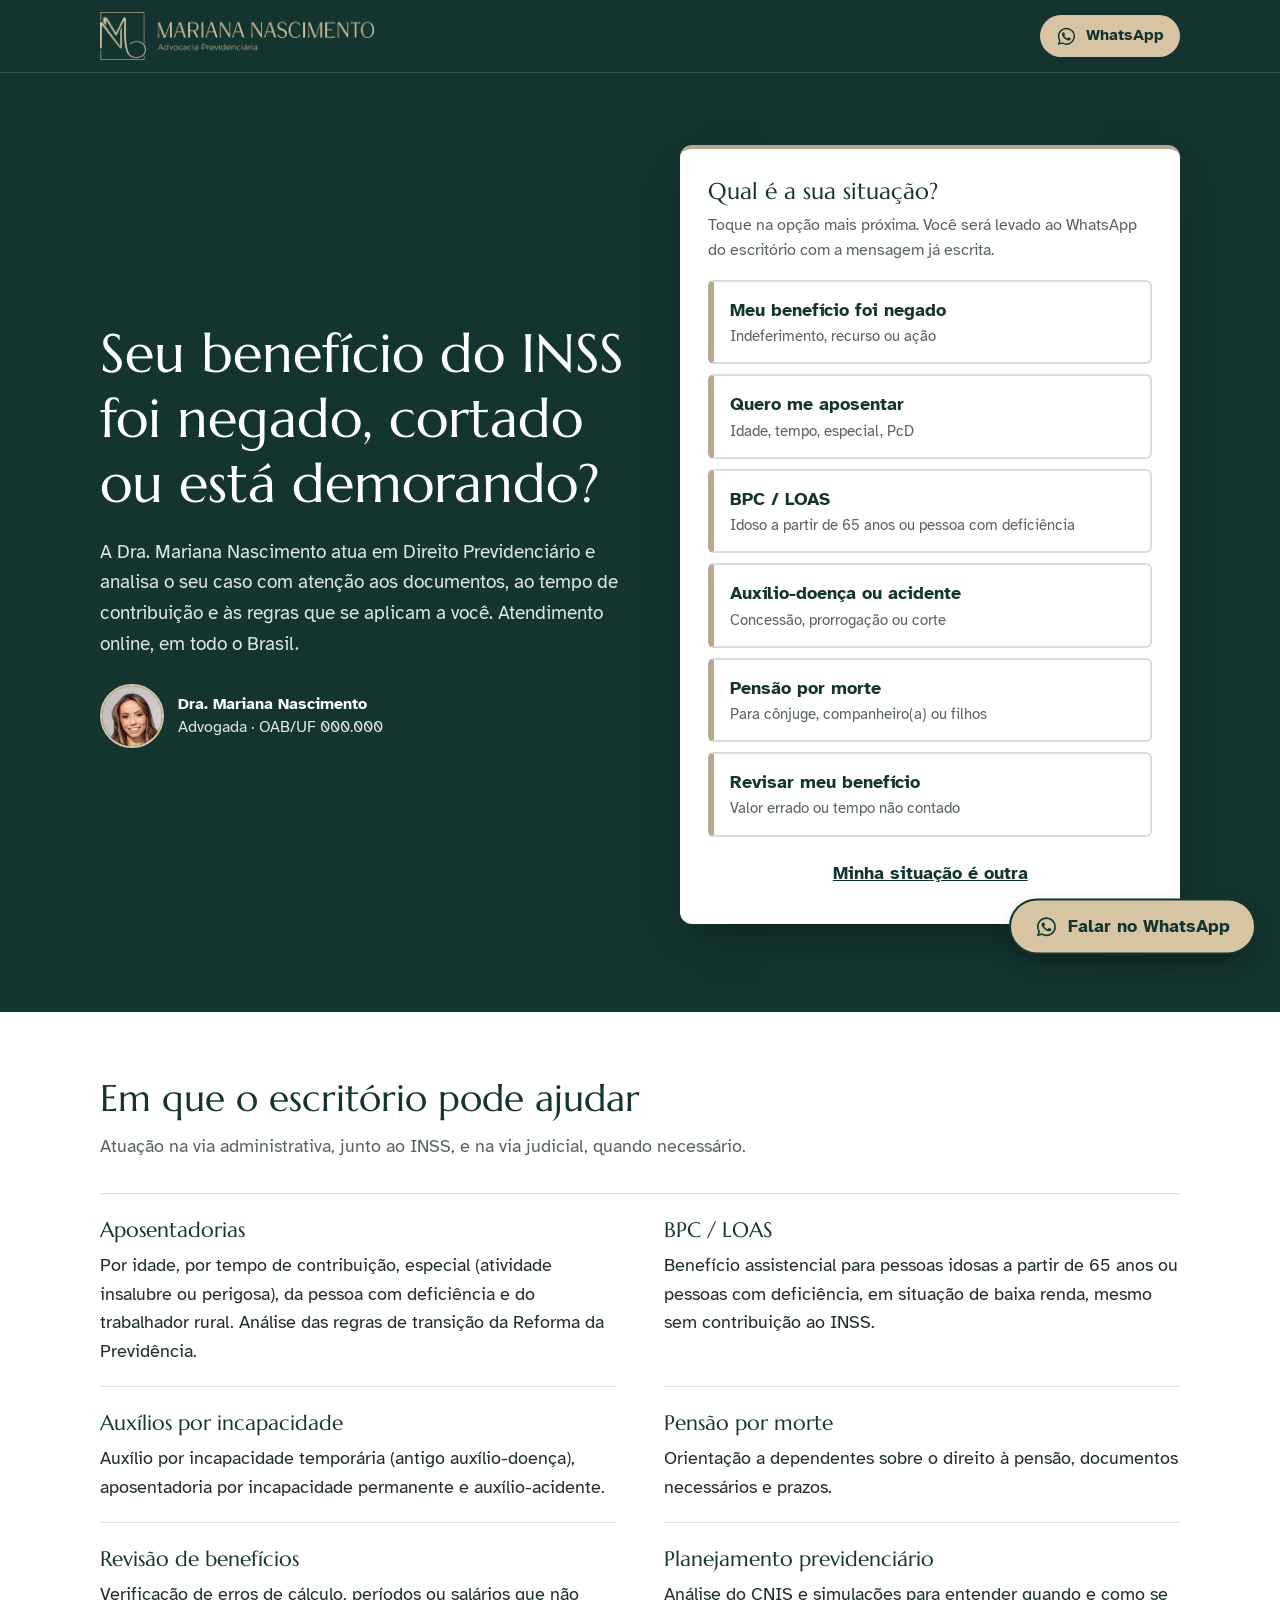
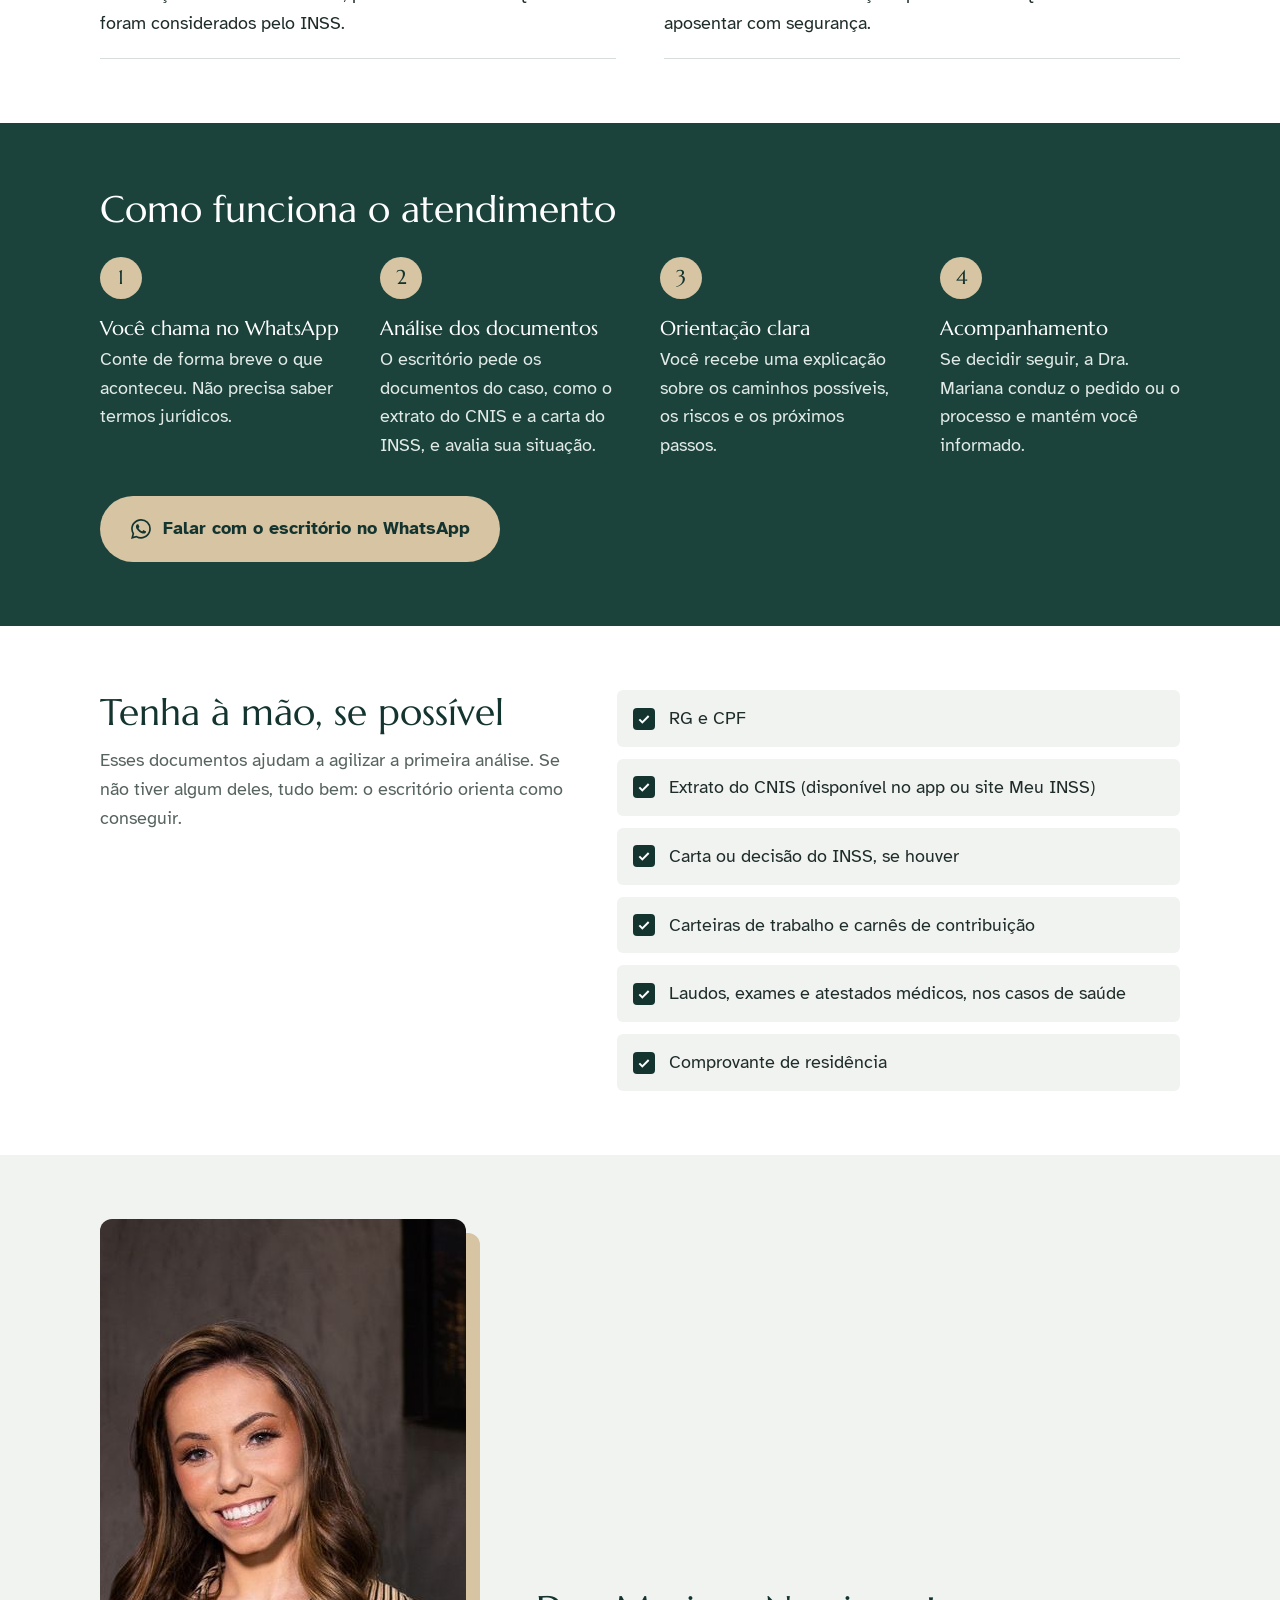
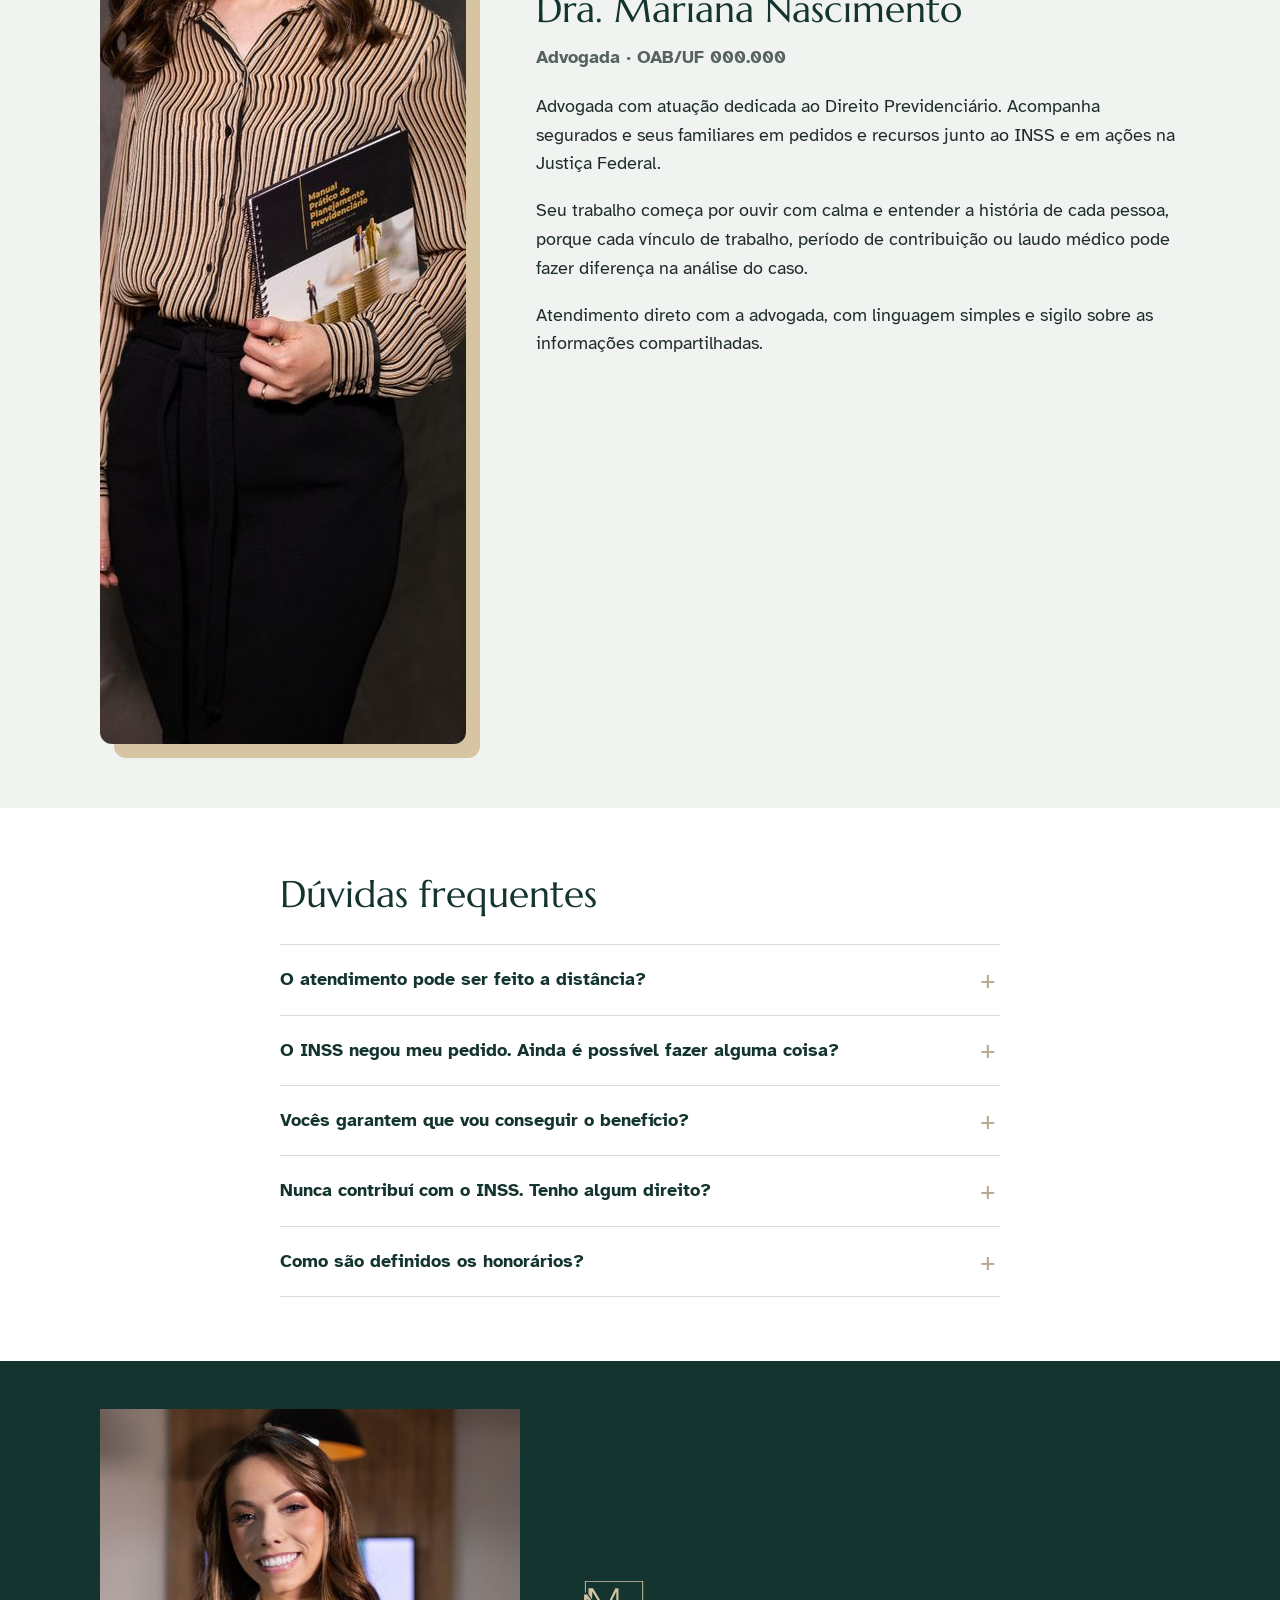
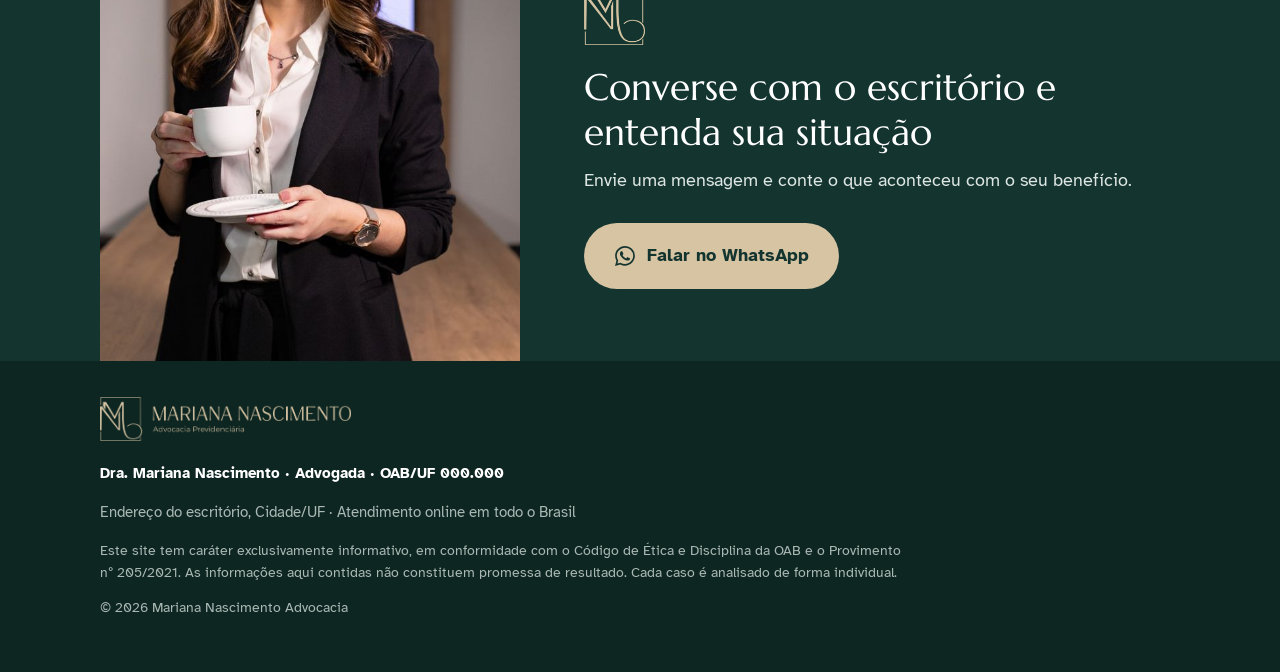
<file: index.html>
<!DOCTYPE html>
<html lang="pt-BR">
<head>
<meta charset="UTF-8">
<meta name="viewport" content="width=device-width, initial-scale=1">
<title>Dra. Mariana Nascimento | Advocacia Previdenciária</title>
<meta name="description" content="Orientação jurídica em aposentadorias, BPC/LOAS, auxílios, pensão por morte e revisão de benefícios do INSS. Atendimento pelo WhatsApp, online em todo o Brasil.">
<meta name="robots" content="noindex, nofollow"><!-- remover após aprovação -->
<meta property="og:title" content="Dra. Mariana Nascimento | Advocacia Previdenciária">
<meta property="og:description" content="Aposentadorias, BPC/LOAS, auxílios, pensões e revisões do INSS. Fale com o escritório pelo WhatsApp.">
<meta name="theme-color" content="#14342F">
<meta property="og:image" content="img/og.jpg">
<link rel="icon" type="image/png" href="img/mark-green.png">
<link rel="preconnect" href="https://fonts.googleapis.com">
<link rel="preconnect" href="https://fonts.gstatic.com" crossorigin>
<link href="https://fonts.googleapis.com/css2?family=Atkinson+Hyperlegible:wght@400;700&family=Marcellus&display=swap" rel="stylesheet">
<link rel="stylesheet" href="style.css">

<!-- Google Ads: substitua AW-XXXXXXXXX e o rótulo de conversão em script.js -->
<!--
<script async src="https://www.googletagmanager.com/gtag/js?id=AW-XXXXXXXXX"></script>
<script>window.dataLayer=window.dataLayer||[];function gtag(){dataLayer.push(arguments);}gtag('js',new Date());gtag('config','AW-XXXXXXXXX');</script>
-->
</head>
<body>

<header class="topbar">
  <div class="wrap topbar__inner">
    <a class="brand" href="#" aria-label="Mariana Nascimento Advocacia Previdenciária">
      <img class="brand__logo" src="img/logo-h-gold.png" alt="Mariana Nascimento, Advocacia Previdenciária" width="1141" height="200">
    </a>
    <a class="btn btn--wa btn--sm js-wa" data-msg="Olá! Vim pelo site e gostaria de falar com o escritório sobre uma questão com o INSS." href="#">
      <svg class="ico" aria-hidden="true"><use href="#wa"/></svg> WhatsApp
    </a>
  </div>
</header>

<main>

<!-- HERO -->
<section class="hero">
  <div class="wrap hero__grid">
    <div class="hero__text">
      <h1>Seu benefício do INSS foi negado, cortado ou está demorando?</h1>
      <p class="lead">A Dra. Mariana Nascimento atua em Direito Previdenciário e analisa o seu caso com atenção aos documentos, ao tempo de contribuição e às regras que se aplicam a você. Atendimento online, em todo o Brasil.</p>
      <div class="byline">
        <img src="img/mariana-avatar.jpg" alt="" width="240" height="240">
        <p><strong>Dra. Mariana Nascimento</strong><br>Advogada · OAB/UF 000.000</p>
      </div>
    </div>

    <div class="picker" aria-labelledby="picker-title">
      <h2 id="picker-title" class="picker__title">Qual é a sua situação?</h2>
      <p class="picker__hint">Toque na opção mais próxima. Você será levado ao WhatsApp do escritório com a mensagem já escrita.</p>
      <ul class="picker__list">
        <li><a class="situ js-wa" href="#" data-msg="Olá! Meu pedido de benefício foi NEGADO pelo INSS e gostaria de uma análise do meu caso.">
          <span class="situ__t">Meu benefício foi negado</span><span class="situ__d">Indeferimento, recurso ou ação</span></a></li>
        <li><a class="situ js-wa" href="#" data-msg="Olá! Quero me APOSENTAR e gostaria de saber quais regras se aplicam ao meu caso.">
          <span class="situ__t">Quero me aposentar</span><span class="situ__d">Idade, tempo, especial, PcD</span></a></li>
        <li><a class="situ js-wa" href="#" data-msg="Olá! Gostaria de orientação sobre o BPC/LOAS (benefício para idoso ou pessoa com deficiência).">
          <span class="situ__t">BPC / LOAS</span><span class="situ__d">Idoso a partir de 65 anos ou pessoa com deficiência</span></a></li>
        <li><a class="situ js-wa" href="#" data-msg="Olá! Preciso de orientação sobre AUXÍLIO POR INCAPACIDADE (auxílio-doença) ou auxílio-acidente.">
          <span class="situ__t">Auxílio-doença ou acidente</span><span class="situ__d">Concessão, prorrogação ou corte</span></a></li>
        <li><a class="situ js-wa" href="#" data-msg="Olá! Gostaria de orientação sobre PENSÃO POR MORTE.">
          <span class="situ__t">Pensão por morte</span><span class="situ__d">Para cônjuge, companheiro(a) ou filhos</span></a></li>
        <li><a class="situ js-wa" href="#" data-msg="Olá! Já recebo um benefício e gostaria de saber se o valor pode ser REVISADO.">
          <span class="situ__t">Revisar meu benefício</span><span class="situ__d">Valor errado ou tempo não contado</span></a></li>
      </ul>
      <a class="other js-wa" href="#" data-msg="Olá! Vim pelo site e minha situação com o INSS é outra. Posso explicar?">Minha situação é outra</a>
    </div>
  </div>
</section>

<!-- AREAS -->
<section class="section" id="areas">
  <div class="wrap">
    <h2 class="h2">Em que o escritório pode ajudar</h2>
    <p class="section__intro">Atuação na via administrativa, junto ao INSS, e na via judicial, quando necessário.</p>
    <dl class="areas">
      <div class="area"><dt>Aposentadorias</dt><dd>Por idade, por tempo de contribuição, especial (atividade insalubre ou perigosa), da pessoa com deficiência e do trabalhador rural. Análise das regras de transição da Reforma da Previdência.</dd></div>
      <div class="area"><dt>BPC / LOAS</dt><dd>Benefício assistencial para pessoas idosas a partir de 65 anos ou pessoas com deficiência, em situação de baixa renda, mesmo sem contribuição ao INSS.</dd></div>
      <div class="area"><dt>Auxílios por incapacidade</dt><dd>Auxílio por incapacidade temporária (antigo auxílio-doença), aposentadoria por incapacidade permanente e auxílio-acidente.</dd></div>
      <div class="area"><dt>Pensão por morte</dt><dd>Orientação a dependentes sobre o direito à pensão, documentos necessários e prazos.</dd></div>
      <div class="area"><dt>Revisão de benefícios</dt><dd>Verificação de erros de cálculo, períodos ou salários que não foram considerados pelo INSS.</dd></div>
      <div class="area"><dt>Planejamento previdenciário</dt><dd>Análise do CNIS e simulações para entender quando e como se aposentar com segurança.</dd></div>
    </dl>
  </div>
</section>

<!-- COMO FUNCIONA -->
<section class="section section--ink" id="como-funciona">
  <div class="wrap">
    <h2 class="h2">Como funciona o atendimento</h2>
    <ol class="steps">
      <li><h3>Você chama no WhatsApp</h3><p>Conte de forma breve o que aconteceu. Não precisa saber termos jurídicos.</p></li>
      <li><h3>Análise dos documentos</h3><p>O escritório pede os documentos do caso, como o extrato do CNIS e a carta do INSS, e avalia sua situação.</p></li>
      <li><h3>Orientação clara</h3><p>Você recebe uma explicação sobre os caminhos possíveis, os riscos e os próximos passos.</p></li>
      <li><h3>Acompanhamento</h3><p>Se decidir seguir, a Dra. Mariana conduz o pedido ou o processo e mantém você informado.</p></li>
    </ol>
    <a class="btn btn--wa btn--lg js-wa" href="#" data-msg="Olá! Vim pelo site e gostaria de iniciar o atendimento sobre meu caso com o INSS.">
      <svg class="ico" aria-hidden="true"><use href="#wa"/></svg> Falar com o escritório no WhatsApp
    </a>
  </div>
</section>

<!-- DOCUMENTOS -->
<section class="section" id="documentos">
  <div class="wrap docs">
    <div>
      <h2 class="h2">Tenha à mão, se possível</h2>
      <p class="section__intro">Esses documentos ajudam a agilizar a primeira análise. Se não tiver algum deles, tudo bem: o escritório orienta como conseguir.</p>
    </div>
    <ul class="checklist">
      <li>RG e CPF</li>
      <li>Extrato do CNIS (disponível no app ou site Meu INSS)</li>
      <li>Carta ou decisão do INSS, se houver</li>
      <li>Carteiras de trabalho e carnês de contribuição</li>
      <li>Laudos, exames e atestados médicos, nos casos de saúde</li>
      <li>Comprovante de residência</li>
    </ul>
  </div>
</section>

<!-- SOBRE -->
<section class="section section--paper" id="sobre">
  <div class="wrap about">
    <figure class="about__photo">
      <img src="img/mariana-sobre.jpg" alt="Dra. Mariana Nascimento segurando um manual de planejamento previdenciário" width="760" height="1125" loading="lazy">
    </figure>
    <div class="about__text">
      <h2 class="h2">Dra. Mariana Nascimento</h2>
      <p class="about__oab">Advogada · OAB/UF 000.000</p>
      <p>Advogada com atuação dedicada ao Direito Previdenciário. Acompanha segurados e seus familiares em pedidos e recursos junto ao INSS e em ações na Justiça Federal.</p>
      <p>Seu trabalho começa por ouvir com calma e entender a história de cada pessoa, porque cada vínculo de trabalho, período de contribuição ou laudo médico pode fazer diferença na análise do caso.</p>
      <p>Atendimento direto com a advogada, com linguagem simples e sigilo sobre as informações compartilhadas.</p>
      <!-- Inserir formação e pós-graduação reais da Dra. Mariana -->
    </div>
  </div>
</section>

<!-- FAQ -->
<section class="section" id="duvidas">
  <div class="wrap wrap--narrow">
    <h2 class="h2">Dúvidas frequentes</h2>
    <div class="faq">
      <details>
        <summary>O atendimento pode ser feito a distância?</summary>
        <p>Sim. O atendimento é feito pelo WhatsApp e, quando necessário, por chamada de vídeo. Os documentos podem ser enviados por foto ou PDF. Assim é possível atender pessoas de qualquer estado.</p>
      </details>
      <details>
        <summary>O INSS negou meu pedido. Ainda é possível fazer alguma coisa?</summary>
        <p>Em muitos casos, sim. Pode ser possível apresentar recurso administrativo ou buscar o direito na Justiça. Cada situação depende dos motivos da negativa e dos documentos disponíveis, por isso a análise individual é importante.</p>
      </details>
      <details>
        <summary>Vocês garantem que vou conseguir o benefício?</summary>
        <p>Não. Pelo Código de Ética da OAB, nenhum advogado pode prometer resultado. O compromisso do escritório é com uma análise técnica, honesta e transparente sobre as chances e os caminhos do seu caso.</p>
      </details>
      <details>
        <summary>Nunca contribuí com o INSS. Tenho algum direito?</summary>
        <p>Pessoas idosas a partir de 65 anos ou pessoas com deficiência em situação de baixa renda podem ter direito ao BPC/LOAS, que não exige contribuição. Os critérios de renda e de deficiência precisam ser avaliados.</p>
      </details>
      <details>
        <summary>Como são definidos os honorários?</summary>
        <p>Os honorários são explicados com clareza antes de qualquer contratação, de acordo com o tipo de caso e a tabela da OAB. Nada é cobrado sem que você esteja de acordo.</p>
      </details>
    </div>
  </div>
</section>

<!-- CTA FINAL -->
<section class="final">
  <div class="wrap final__inner">
    <img class="final__photo" src="img/mariana-cafe.jpg" alt="Dra. Mariana Nascimento no escritório" width="620" height="814" loading="lazy">
    <div class="final__text">
    <img class="final__mark" src="img/mark-gold.png" alt="" width="114" height="120">
    <h2>Converse com o escritório e entenda sua situação</h2>
    <p>Envie uma mensagem e conte o que aconteceu com o seu benefício.</p>
    <a class="btn btn--wa btn--lg js-wa" href="#" data-msg="Olá! Vim pelo site e gostaria de falar sobre meu caso com o INSS.">
      <svg class="ico" aria-hidden="true"><use href="#wa"/></svg> Falar no WhatsApp
    </a>
    </div>
  </div>
</section>

</main>

<footer class="footer">
  <div class="wrap">
    <img class="footer__logo" src="img/logo-h-gold.png" alt="Mariana Nascimento, Advocacia Previdenciária" width="1141" height="200" loading="lazy">
    <p class="footer__name">Dra. Mariana Nascimento · Advogada · OAB/UF 000.000</p>
    <p>Endereço do escritório, Cidade/UF · Atendimento online em todo o Brasil</p>
    <p class="footer__legal">Este site tem caráter exclusivamente informativo, em conformidade com o Código de Ética e Disciplina da OAB e o Provimento nº 205/2021. As informações aqui contidas não constituem promessa de resultado. Cada caso é analisado de forma individual.</p>
    <p class="footer__legal">© <span id="ano">2026</span> Mariana Nascimento Advocacia</p>
  </div>
</footer>

<!-- Barra fixa do WhatsApp (celular) -->
<a class="sticky-wa js-wa" href="#" data-msg="Olá! Vim pelo site e gostaria de falar com o escritório sobre uma questão com o INSS." aria-label="Falar no WhatsApp">
  <svg class="ico" aria-hidden="true"><use href="#wa"/></svg> Falar no WhatsApp
</a>

<svg width="0" height="0" style="position:absolute" aria-hidden="true">
  <symbol id="wa" viewBox="0 0 24 24"><path fill="currentColor" d="M12.04 2C6.58 2 2.13 6.45 2.13 11.91c0 1.75.46 3.45 1.32 4.95L2.05 22l5.25-1.38a9.9 9.9 0 0 0 4.74 1.21h.01c5.46 0 9.91-4.45 9.91-9.91A9.85 9.85 0 0 0 12.04 2Zm0 18.15h-.01a8.23 8.23 0 0 1-4.19-1.15l-.3-.18-3.12.82.83-3.04-.2-.31a8.2 8.2 0 0 1-1.26-4.38c0-4.54 3.7-8.23 8.25-8.23a8.2 8.2 0 0 1 8.23 8.24c0 4.54-3.7 8.23-8.23 8.23Zm4.52-6.16c-.25-.12-1.47-.72-1.7-.81-.22-.08-.39-.12-.56.13-.17.25-.64.81-.78.97-.14.17-.29.19-.54.06-.25-.12-1.05-.39-1.99-1.23-.74-.66-1.23-1.47-1.38-1.72-.14-.25-.02-.38.11-.51.11-.11.25-.29.37-.43.13-.15.17-.25.25-.42.08-.17.04-.31-.02-.43-.06-.13-.56-1.35-.77-1.85-.2-.48-.41-.42-.56-.43h-.48a.92.92 0 0 0-.67.31c-.23.25-.87.85-.87 2.08 0 1.22.89 2.4 1.02 2.57.12.17 1.75 2.67 4.24 3.74.59.26 1.05.41 1.41.52.59.19 1.13.16 1.56.1.48-.07 1.47-.6 1.67-1.18.21-.58.21-1.07.15-1.18-.06-.1-.23-.17-.48-.29Z"/></symbol>
</svg>

<script src="script.js"></script>
</body>
</html>
</file>
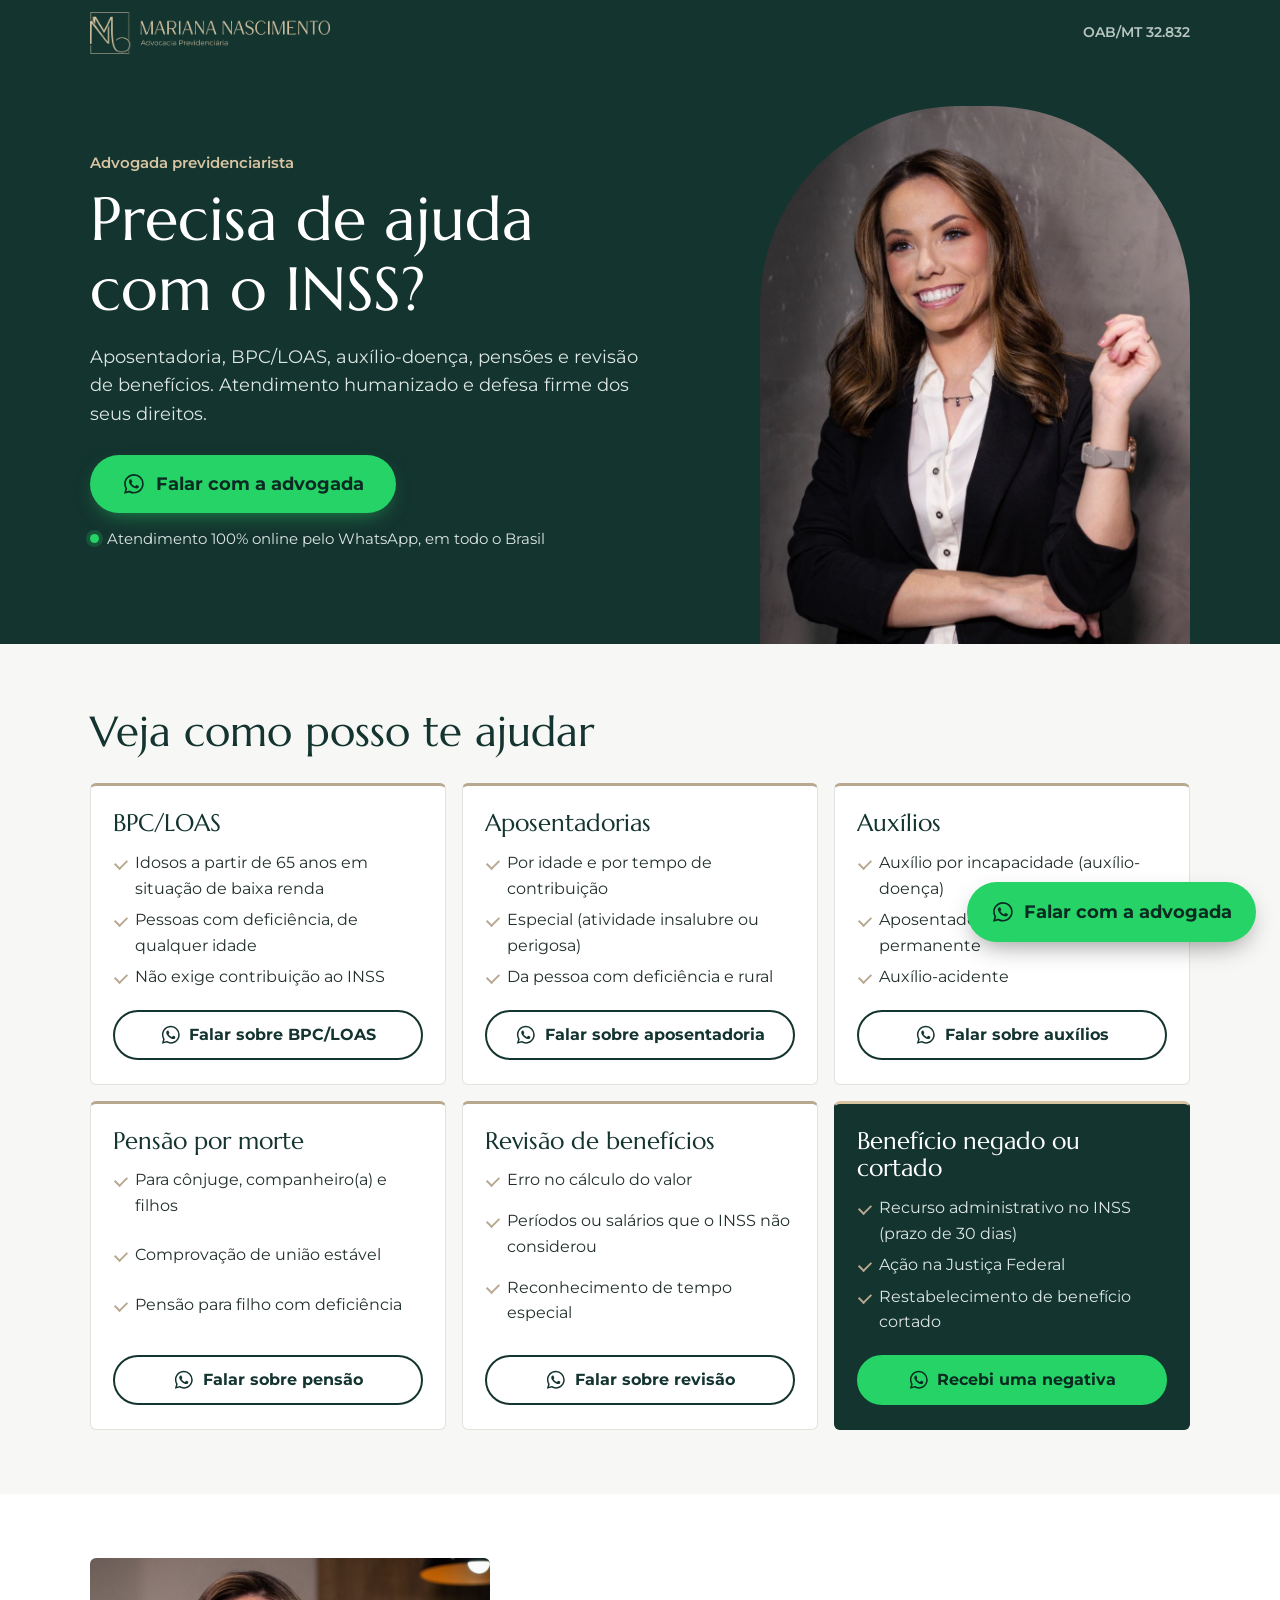
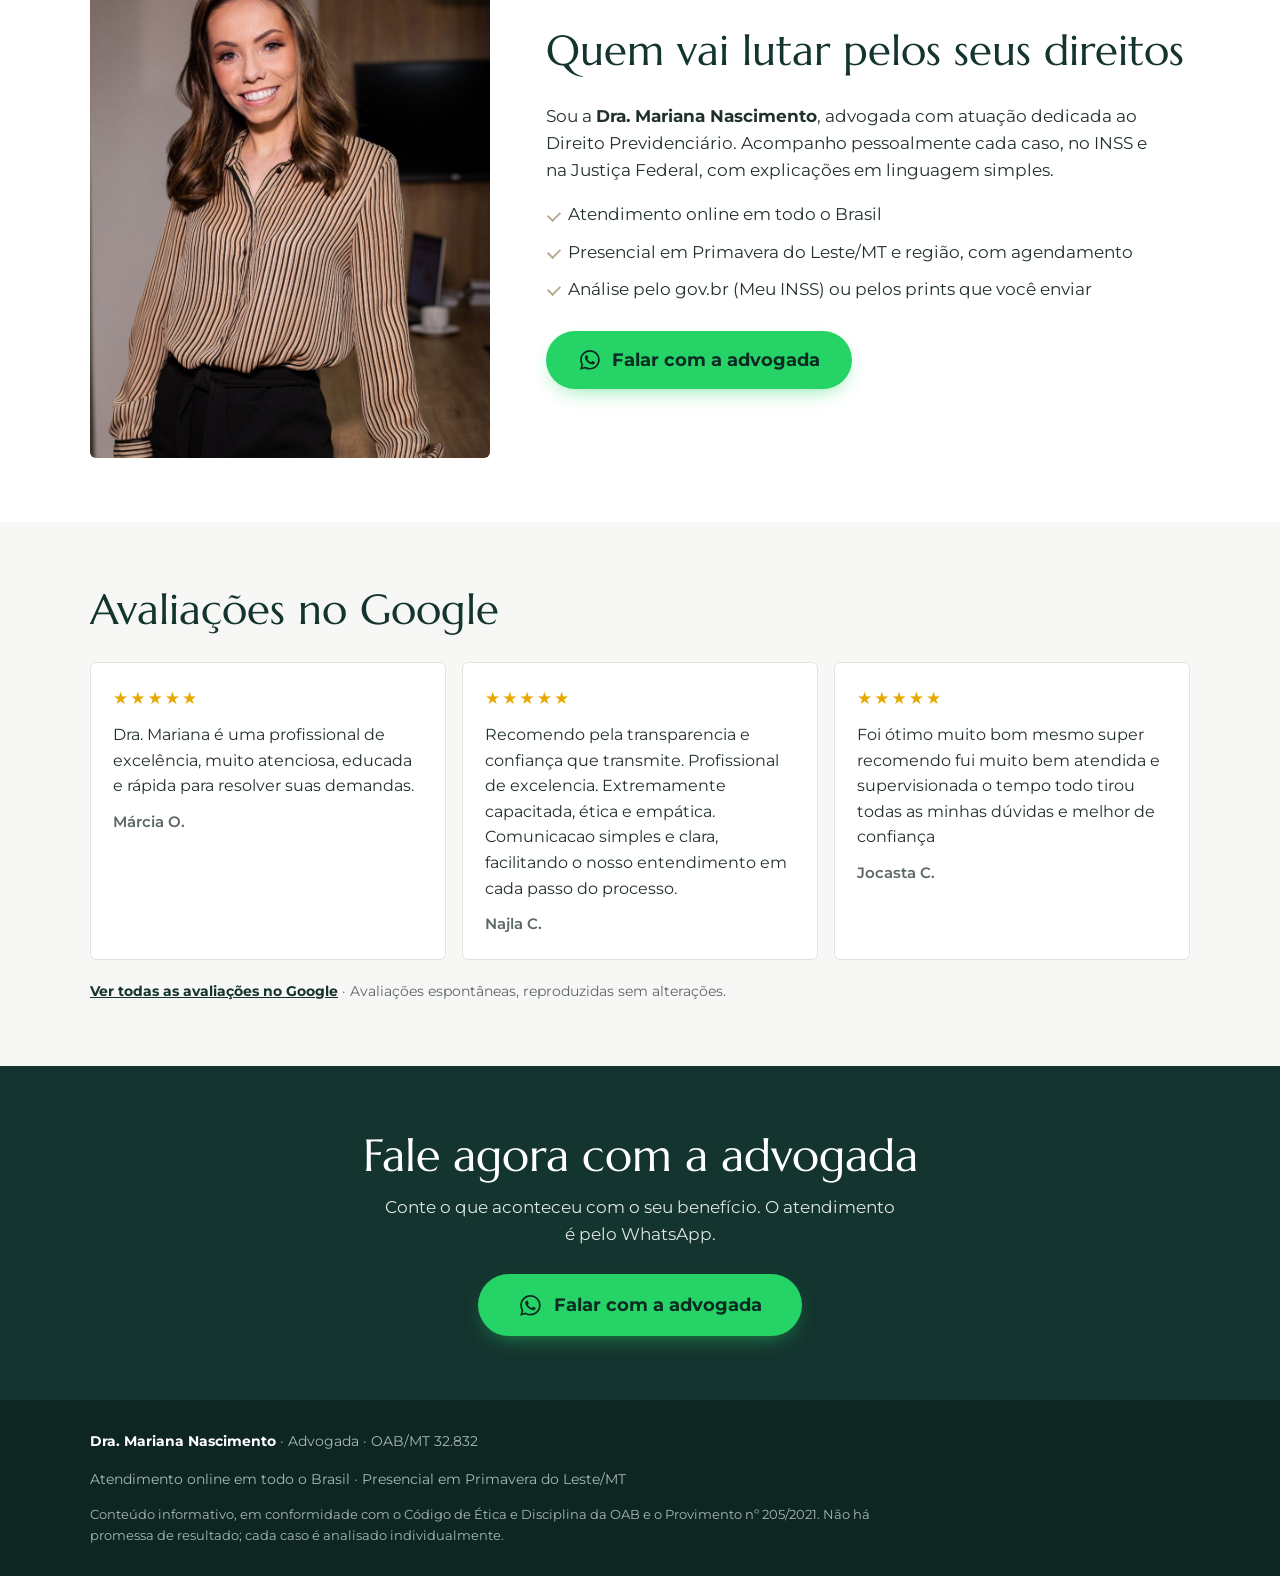
<file: direta/index.html>
<!DOCTYPE html>
<html lang="pt-BR">
<head>
<!-- Google Tag Manager -->
<script>(function(w,d,s,l,i){w[l]=w[l]||[];w[l].push({'gtm.start':
new Date().getTime(),event:'gtm.js'});var f=d.getElementsByTagName(s)[0],
j=d.createElement(s),dl=l!='dataLayer'?'&l='+l:'';j.async=true;j.src=
'https://www.googletagmanager.com/gtm.js?id='+i+dl;f.parentNode.insertBefore(j,f);
})(window,document,'script','dataLayer','GTM-NVPD4LVS');</script>
<!-- End Google Tag Manager -->
<meta charset="UTF-8">
<meta name="viewport" content="width=device-width, initial-scale=1">
<title>Advogada Previdenciarista | Dra. Mariana Nascimento</title>
<meta name="description" content="Aposentadoria, BPC/LOAS, auxílio-doença, pensões e revisão de benefícios do INSS. Fale com a Dra. Mariana Nascimento pelo WhatsApp. Atendimento online em todo o Brasil.">
<meta name="robots" content="noindex, nofollow"><!-- prévia: remover ao publicar -->
<meta property="og:title" content="Dra. Mariana Nascimento | Advogada Previdenciarista">
<meta property="og:description" content="Precisa de ajuda com o INSS? Fale com a advogada pelo WhatsApp.">
<meta property="og:image" content="../img/og.jpg">
<meta name="theme-color" content="#14342F">
<link rel="icon" type="image/png" href="../img/mark-green.png">
<link rel="preconnect" href="https://fonts.googleapis.com">
<link rel="preconnect" href="https://fonts.gstatic.com" crossorigin>
<link href="https://fonts.googleapis.com/css2?family=Marcellus&family=Montserrat:wght@400;500;600;700&display=swap" rel="stylesheet">
<link rel="stylesheet" href="style.css?v=20261127a">
</head>
<body>
<!-- Google Tag Manager (noscript) -->
<noscript><iframe src="https://www.googletagmanager.com/ns.html?id=GTM-NVPD4LVS" height="0" width="0" style="display:none;visibility:hidden"></iframe></noscript>

<header class="top">
  <div class="wrap top__in">
    <img class="top__logo" src="../img/logo-h-gold.png" alt="Mariana Nascimento, Advocacia Previdenciária" width="1141" height="200">
    <span class="top__oab">OAB/MT 32.832</span>
  </div>
</header>

<main>

<!-- HERO -->
<section class="hero">
  <div class="wrap hero__grid">
    <div class="hero__text">
      <p class="hero__kicker">Advogada previdenciarista</p>
      <h1>Precisa de ajuda com o INSS?</h1>
      <p class="hero__lead">Aposentadoria, BPC/LOAS, auxílio-doença, pensões e revisão de benefícios. Atendimento humanizado e defesa firme dos seus direitos.</p>
      <a class="btn js-wa" data-cta="hero" href="#">
        <svg class="ico" aria-hidden="true"><use href="#wa"/></svg> Falar com a advogada
      </a>
      <p class="hero__note"><span class="dot" aria-hidden="true"></span> Atendimento 100% online pelo WhatsApp, em todo o Brasil</p>
    </div>
    <img class="hero__photo" src="../img/v2-hero.jpg" alt="Dra. Mariana Nascimento, advogada previdenciarista" width="900" height="1324" fetchpriority="high">
  </div>
</section>

<!-- SERVIÇOS -->
<section class="services" id="servicos">
  <div class="wrap">
    <h2 class="h2">Veja como posso te ajudar</h2>
    <div class="cards">
      <article class="card">
        <h3>BPC/LOAS</h3>
        <ul>
          <li>Idosos a partir de 65 anos em situação de baixa renda</li>
          <li>Pessoas com deficiência, de qualquer idade</li>
          <li>Não exige contribuição ao INSS</li>
        </ul>
        <a class="card__cta js-wa" data-cta="bpc" href="#"><svg class="ico" aria-hidden="true"><use href="#wa"/></svg> Falar sobre BPC/LOAS</a>
      </article>
      <article class="card">
        <h3>Aposentadorias</h3>
        <ul>
          <li>Por idade e por tempo de contribuição</li>
          <li>Especial (atividade insalubre ou perigosa)</li>
          <li>Da pessoa com deficiência e rural</li>
        </ul>
        <a class="card__cta js-wa" data-cta="aposentadoria" href="#"><svg class="ico" aria-hidden="true"><use href="#wa"/></svg> Falar sobre aposentadoria</a>
      </article>
      <article class="card">
        <h3>Auxílios</h3>
        <ul>
          <li>Auxílio por incapacidade (auxílio-doença)</li>
          <li>Aposentadoria por incapacidade permanente</li>
          <li>Auxílio-acidente</li>
        </ul>
        <a class="card__cta js-wa" data-cta="auxilio" href="#"><svg class="ico" aria-hidden="true"><use href="#wa"/></svg> Falar sobre auxílios</a>
      </article>
      <article class="card">
        <h3>Pensão por morte</h3>
        <ul>
          <li>Para cônjuge, companheiro(a) e filhos</li>
          <li>Comprovação de união estável</li>
          <li>Pensão para filho com deficiência</li>
        </ul>
        <a class="card__cta js-wa" data-cta="pensao" href="#"><svg class="ico" aria-hidden="true"><use href="#wa"/></svg> Falar sobre pensão</a>
      </article>
      <article class="card">
        <h3>Revisão de benefícios</h3>
        <ul>
          <li>Erro no cálculo do valor</li>
          <li>Períodos ou salários que o INSS não considerou</li>
          <li>Reconhecimento de tempo especial</li>
        </ul>
        <a class="card__cta js-wa" data-cta="revisao" href="#"><svg class="ico" aria-hidden="true"><use href="#wa"/></svg> Falar sobre revisão</a>
      </article>
      <article class="card card--alert">
        <h3>Benefício negado ou cortado</h3>
        <ul>
          <li>Recurso administrativo no INSS (prazo de 30 dias)</li>
          <li>Ação na Justiça Federal</li>
          <li>Restabelecimento de benefício cortado</li>
        </ul>
        <a class="card__cta js-wa" data-cta="negado" href="#"><svg class="ico" aria-hidden="true"><use href="#wa"/></svg> Recebi uma negativa</a>
      </article>
    </div>
  </div>
</section>

<!-- SOBRE -->
<section class="about">
  <div class="wrap about__grid">
    <img class="about__photo" src="../img/v2-escritorio.jpg" alt="Dra. Mariana Nascimento em seu escritório" width="900" height="1351" loading="lazy">
    <div>
      <h2 class="h2">Quem vai lutar pelos seus direitos</h2>
      <p>Sou a <strong>Dra. Mariana Nascimento</strong>, advogada com atuação dedicada ao Direito Previdenciário. Acompanho pessoalmente cada caso, no INSS e na Justiça Federal, com explicações em linguagem simples.</p>
      <ul class="facts">
        <li>Atendimento online em todo o Brasil</li>
        <li>Presencial em Primavera do Leste/MT e região, com agendamento</li>
        <li>Análise pelo gov.br (Meu INSS) ou pelos prints que você enviar</li>
      </ul>
      <a class="btn js-wa" data-cta="sobre" href="#">
        <svg class="ico" aria-hidden="true"><use href="#wa"/></svg> Falar com a advogada
      </a>
    </div>
  </div>
</section>

<!-- AVALIAÇÕES (textos reproduzidos sem alteração, do perfil público no Google) -->
<section class="reviews">
  <div class="wrap">
    <h2 class="h2">Avaliações no Google</h2>
    <div class="reviews__grid">
      <figure class="review">
        <div class="stars" role="img" aria-label="5 de 5 estrelas">★★★★★</div>
        <blockquote>Dra. Mariana é uma profissional de excelência, muito atenciosa, educada e rápida para resolver suas demandas.</blockquote>
        <figcaption>Márcia O.</figcaption>
      </figure>
      <figure class="review">
        <div class="stars" role="img" aria-label="5 de 5 estrelas">★★★★★</div>
        <blockquote>Recomendo pela transparencia e confiança que transmite. Profissional de excelencia. Extremamente capacitada, ética e empática. Comunicacao simples e clara, facilitando o nosso entendimento em cada passo do processo.</blockquote>
        <figcaption>Najla C.</figcaption>
      </figure>
      <figure class="review">
        <div class="stars" role="img" aria-label="5 de 5 estrelas">★★★★★</div>
        <blockquote>Foi ótimo muito bom mesmo super recomendo fui muito bem atendida e supervisionada o tempo todo tirou todas as minhas dúvidas e melhor de confiança</blockquote>
        <figcaption>Jocasta C.</figcaption>
      </figure>
    </div>
    <p class="reviews__foot"><a href="https://maps.app.goo.gl/Je3ygdb9ViJRXj7c9" target="_blank" rel="noopener">Ver todas as avaliações no Google</a> · Avaliações espontâneas, reproduzidas sem alterações.</p>
  </div>
</section>

<!-- CTA FINAL -->
<section class="final">
  <div class="wrap final__in">
    <h2>Fale agora com a advogada</h2>
    <p>Conte o que aconteceu com o seu benefício. O atendimento é pelo WhatsApp.</p>
    <a class="btn btn--lg js-wa" data-cta="final" href="#">
      <svg class="ico" aria-hidden="true"><use href="#wa"/></svg> Falar com a advogada
    </a>
  </div>
</section>

</main>

<footer class="footer">
  <div class="wrap">
    <p><strong>Dra. Mariana Nascimento</strong> · Advogada · OAB/MT 32.832</p>
    <p>Atendimento online em todo o Brasil · Presencial em Primavera do Leste/MT</p>
    <p class="footer__legal">Conteúdo informativo, em conformidade com o Código de Ética e Disciplina da OAB e o Provimento nº 205/2021. Não há promessa de resultado; cada caso é analisado individualmente.</p>
  </div>
</footer>

<!-- Barra fixa do WhatsApp (celular) / botão flutuante (computador) -->
<a class="sticky js-wa" data-cta="fixo" href="#" aria-label="Falar com a advogada no WhatsApp">
  <svg class="ico" aria-hidden="true"><use href="#wa"/></svg><span>Falar com a advogada</span>
</a>

<svg width="0" height="0" style="position:absolute" aria-hidden="true">
  <symbol id="wa" viewBox="0 0 24 24"><path fill="currentColor" d="M12.04 2C6.58 2 2.13 6.45 2.13 11.91c0 1.75.46 3.45 1.32 4.95L2.05 22l5.25-1.38a9.9 9.9 0 0 0 4.74 1.21h.01c5.46 0 9.91-4.45 9.91-9.91A9.85 9.85 0 0 0 12.04 2Zm0 18.15h-.01a8.23 8.23 0 0 1-4.19-1.15l-.3-.18-3.12.82.83-3.04-.2-.31a8.2 8.2 0 0 1-1.26-4.38c0-4.54 3.7-8.23 8.25-8.23a8.2 8.2 0 0 1 8.23 8.24c0 4.54-3.7 8.23-8.23 8.23Zm4.52-6.16c-.25-.12-1.47-.72-1.7-.81-.22-.08-.39-.12-.56.13-.17.25-.64.81-.78.97-.14.17-.29.19-.54.06-.25-.12-1.05-.39-1.99-1.23-.74-.66-1.23-1.47-1.38-1.72-.14-.25-.02-.38.11-.51.11-.11.25-.29.37-.43.13-.15.17-.25.25-.42.08-.17.04-.31-.02-.43-.06-.13-.56-1.35-.77-1.85-.2-.48-.41-.42-.56-.43h-.48a.92.92 0 0 0-.67.31c-.23.25-.87.85-.87 2.08 0 1.22.89 2.4 1.02 2.57.12.17 1.75 2.67 4.24 3.74.59.26 1.05.41 1.41.52.59.19 1.13.16 1.56.1.48-.07 1.47-.6 1.67-1.18.21-.58.21-1.07.15-1.18-.06-.1-.23-.17-.48-.29Z"/></symbol>
</svg>

<script src="script.js?v=20261127a"></script>
</body>
</html>
</file>
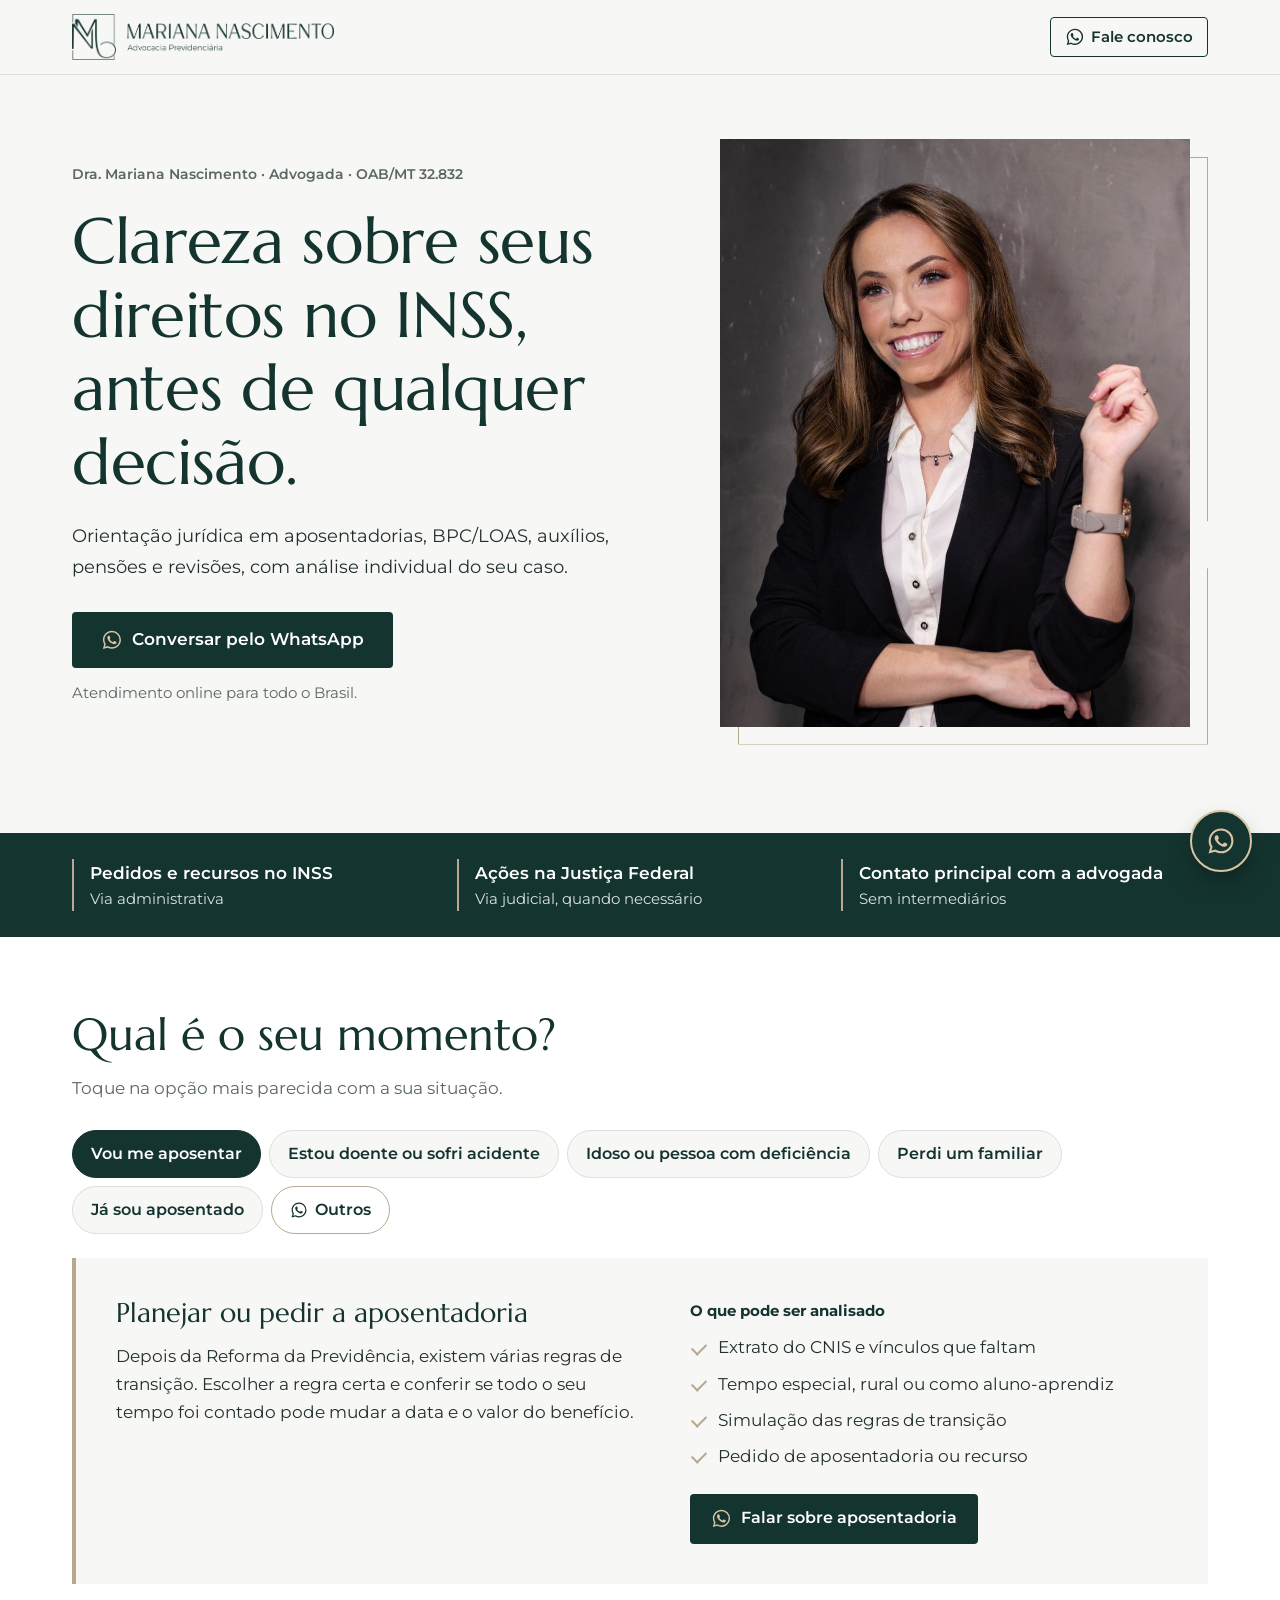
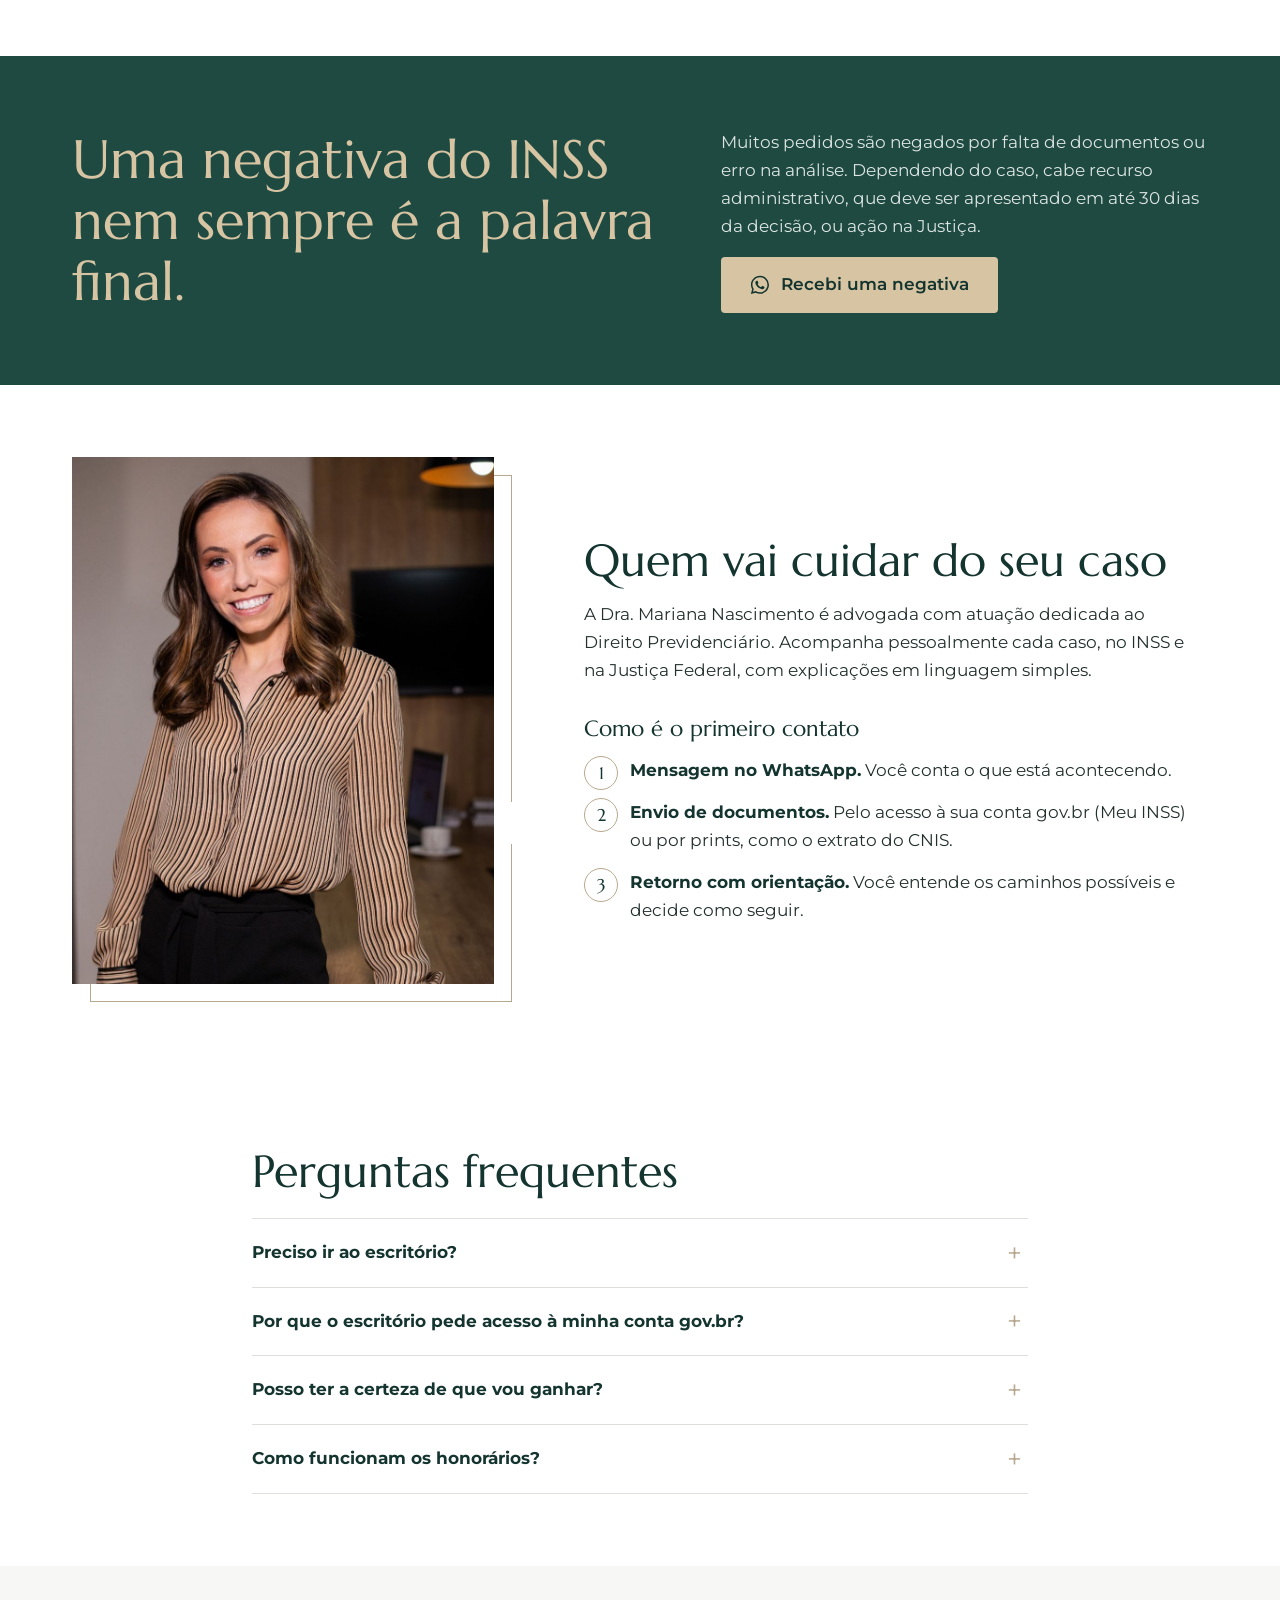
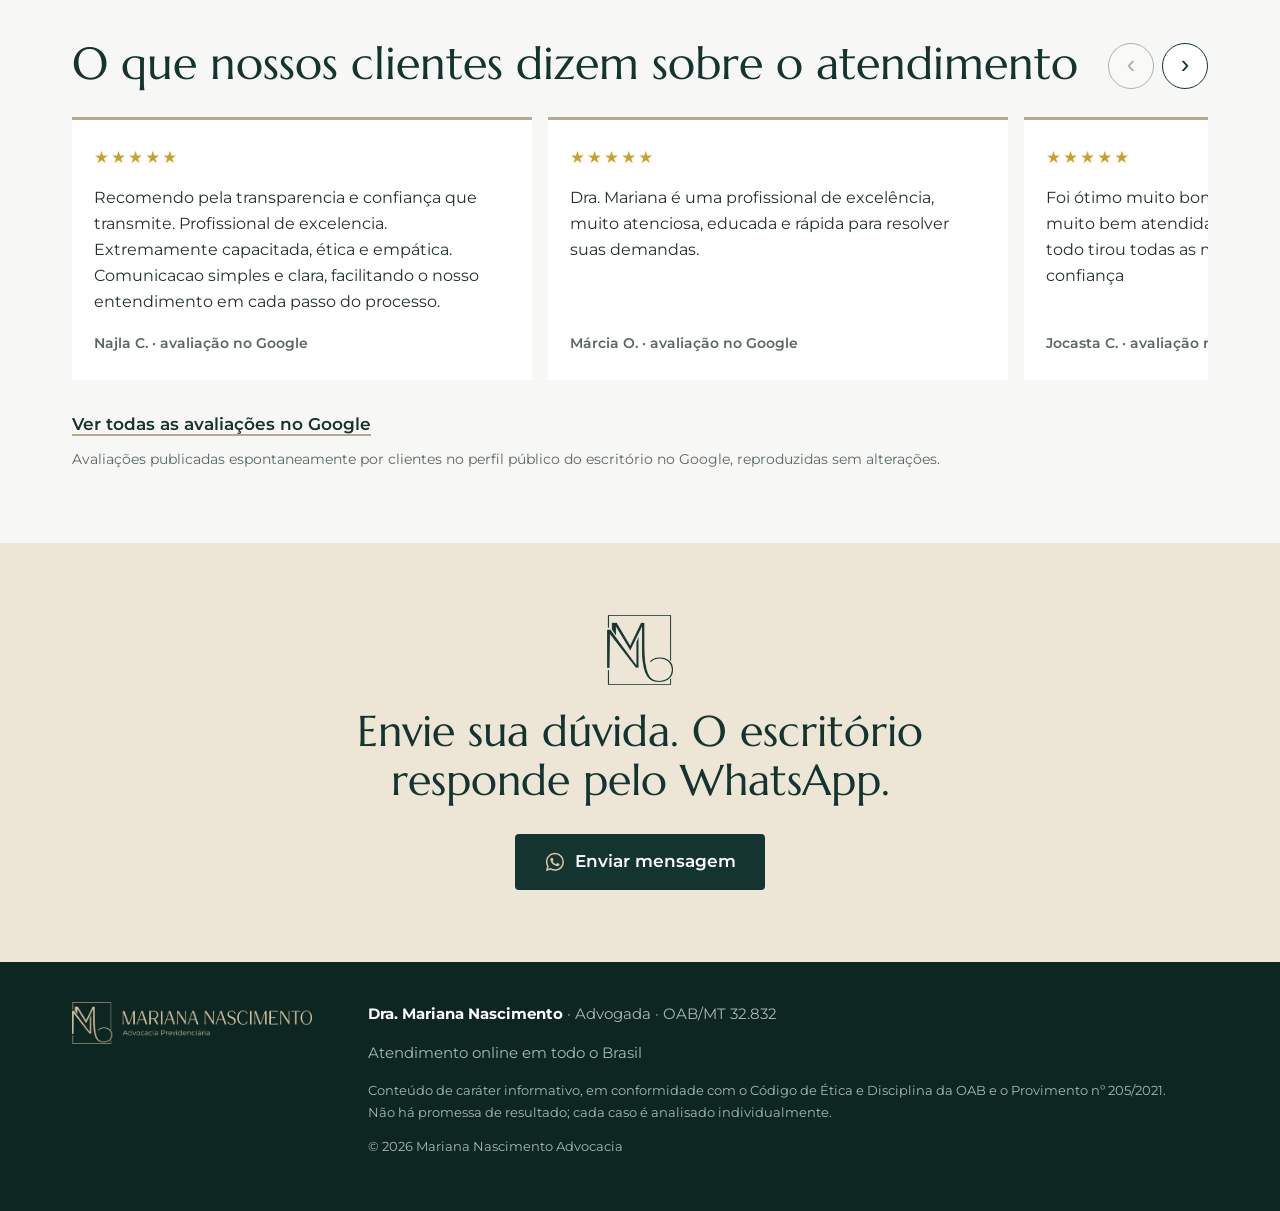
<file: enxuta/index.html>
<!DOCTYPE html>
<html lang="pt-BR">
<head>
<meta charset="UTF-8">
<meta name="viewport" content="width=device-width, initial-scale=1">
<title>Dra. Mariana Nascimento | Advocacia Previdenciária</title>
<meta name="description" content="Orientação jurídica em aposentadorias, BPC/LOAS, auxílios, pensão por morte e revisões do INSS, com análise individual do seu histórico. Atendimento pelo WhatsApp, online em todo o Brasil.">
<meta name="robots" content="noindex, nofollow"><!-- remover após aprovação -->
<meta property="og:title" content="Dra. Mariana Nascimento | Advocacia Previdenciária">
<meta property="og:description" content="Clareza sobre seus direitos no INSS. Fale com o escritório pelo WhatsApp.">
<meta property="og:image" content="../img/og.jpg">
<meta name="theme-color" content="#F7F7F5">
<link rel="icon" type="image/png" href="../img/mark-green.png">
<link rel="preconnect" href="https://fonts.googleapis.com">
<link rel="preconnect" href="https://fonts.gstatic.com" crossorigin>
<link href="https://fonts.googleapis.com/css2?family=Marcellus&family=Montserrat:wght@400;500;600;700&display=swap" rel="stylesheet">
<link rel="stylesheet" href="style.css?v=20261124a">
<!-- Google Ads: preencha o ID em script.js e libere a tag abaixo -->
<!--
<script async src="https://www.googletagmanager.com/gtag/js?id=AW-XXXXXXXXX"></script>
<script>window.dataLayer=window.dataLayer||[];function gtag(){dataLayer.push(arguments);}gtag('js',new Date());gtag('config','AW-XXXXXXXXX');</script>
-->
</head>
<body>

<header class="header">
  <div class="wrap header__inner">
    <img class="header__logo" src="../img/logo-h-green.png" alt="Mariana Nascimento, Advocacia Previdenciária" width="1141" height="200">
    <a class="link-wa js-wa" href="#" data-msg="Olá! Te encontrei no Google, tenho algumas dúvidas. Poderia me ajudar?">
      <svg class="ico" aria-hidden="true"><use href="#wa"/></svg><span>Fale conosco</span>
    </a>
  </div>
</header>

<main>

<!-- HERO -->
<section class="hero">
  <div class="wrap hero__grid">
    <div class="hero__text">
      <p class="hero__who">Dra. Mariana Nascimento · Advogada · OAB/MT 32.832</p>
      <h1>Clareza sobre seus direitos no INSS, antes de qualquer decisão.</h1>
      <p class="hero__lead">Orientação jurídica em aposentadorias, BPC/LOAS, auxílios, pensões e revisões, com análise individual do seu caso.</p>
      <a class="btn js-wa" href="#" data-msg="Olá! Te encontrei no Google, tenho algumas dúvidas. Poderia me ajudar?">
        <svg class="ico" aria-hidden="true"><use href="#wa"/></svg> Conversar pelo WhatsApp
      </a>
      <p class="hero__note">Atendimento online para todo o Brasil.</p>
    </div>
    <figure class="frame hero__photo">
      <img src="../img/v2-hero.jpg" alt="Dra. Mariana Nascimento" width="900" height="1324" fetchpriority="high">
    </figure>
  </div>
</section>

<!-- FAIXA -->
<section class="strip" aria-label="Como o escritório atende">
  <ul class="wrap strip__list">
    <li><strong>Pedidos e recursos no INSS</strong><span>Via administrativa</span></li>
    <li><strong>Ações na Justiça Federal</strong><span>Via judicial, quando necessário</span></li>
    <li><strong>Contato principal com a advogada</strong><span>Sem intermediários</span></li>
  </ul>
</section>

<!-- PERFIS / ABAS -->
<section class="moment" id="momento">
  <div class="wrap">
    <h2 class="h2">Qual é o seu momento?</h2>
    <p class="intro">Toque na opção mais parecida com a sua situação.</p>

    <div class="tabs">
      <div class="tabs__list" role="tablist" aria-label="Situações">
      <button role="tab" id="t1" aria-controls="p1" aria-selected="true">Vou me aposentar</button>
      <button role="tab" id="t2" aria-controls="p2" aria-selected="false" tabindex="-1">Estou doente ou sofri acidente</button>
      <button role="tab" id="t3" aria-controls="p3" aria-selected="false" tabindex="-1">Idoso ou pessoa com deficiência</button>
      <button role="tab" id="t4" aria-controls="p4" aria-selected="false" tabindex="-1">Perdi um familiar</button>
      <button role="tab" id="t5" aria-controls="p5" aria-selected="false" tabindex="-1">Já sou aposentado</button>
        <a class="tabs__other js-wa" href="#" data-msg="Olá! Te encontrei no Google, tenho algumas dúvidas. Poderia me ajudar?"><svg class="ico" aria-hidden="true"><use href="#wa"/></svg> Outros</a>
      </div>
    </div>

    <div class="panel" role="tabpanel" id="p1" aria-labelledby="t1">
      <div>
        <h3>Planejar ou pedir a aposentadoria</h3>
        <p>Depois da Reforma da Previdência, existem várias regras de transição. Escolher a regra certa e conferir se todo o seu tempo foi contado pode mudar a data e o valor do benefício.</p>
      </div>
      <div>
        <p class="panel__label">O que pode ser analisado</p>
        <ul class="ticks">
          <li>Extrato do CNIS e vínculos que faltam</li>
          <li>Tempo especial, rural ou como aluno-aprendiz</li>
          <li>Simulação das regras de transição</li>
          <li>Pedido de aposentadoria ou recurso</li>
        </ul>
        <a class="btn btn--sm js-wa" href="#" data-msg="Olá! Te encontrei no Google, tenho algumas dúvidas. Poderia me ajudar?">
          <svg class="ico" aria-hidden="true"><use href="#wa"/></svg> Falar sobre aposentadoria
        </a>
      </div>
    </div>

    <div class="panel" role="tabpanel" id="p2" aria-labelledby="t2" hidden>
      <div>
        <h3>Benefícios por incapacidade</h3>
        <p>Quem não consegue trabalhar por causa de doença ou acidente pode ter direito a um benefício do INSS. Negativas na perícia e cortes do benefício são situações comuns e podem ser contestadas.</p>
      </div>
      <div>
        <p class="panel__label">O que pode ser analisado</p>
        <ul class="ticks">
          <li>Auxílio por incapacidade temporária (auxílio-doença)</li>
          <li>Aposentadoria por incapacidade permanente</li>
          <li>Auxílio-acidente</li>
          <li>Negativa de perícia ou corte do benefício</li>
        </ul>
        <a class="btn btn--sm js-wa" href="#" data-msg="Olá! Te encontrei no Google, tenho algumas dúvidas. Poderia me ajudar?">
          <svg class="ico" aria-hidden="true"><use href="#wa"/></svg> Falar sobre incapacidade
        </a>
      </div>
    </div>

    <div class="panel" role="tabpanel" id="p3" aria-labelledby="t3" hidden>
      <div>
        <h3>BPC/LOAS</h3>
        <p>É um benefício assistencial de um salário mínimo para pessoas idosas a partir de 65 anos ou pessoas com deficiência em família de baixa renda. Não exige contribuição ao INSS.</p>
      </div>
      <div>
        <p class="panel__label">O que pode ser analisado</p>
        <ul class="ticks">
          <li>Critério de renda da família</li>
          <li>Comprovação da deficiência</li>
          <li>Inscrição e atualização do CadÚnico</li>
          <li>Pedido, recurso ou ação judicial</li>
        </ul>
        <a class="btn btn--sm js-wa" href="#" data-msg="Olá! Te encontrei no Google, tenho algumas dúvidas. Poderia me ajudar?">
          <svg class="ico" aria-hidden="true"><use href="#wa"/></svg> Falar sobre BPC/LOAS
        </a>
      </div>
    </div>

    <div class="panel" role="tabpanel" id="p4" aria-labelledby="t4" hidden>
      <div>
        <h3>Pensão por morte</h3>
        <p>Cônjuges, companheiros e filhos de quem contribuía ou era aposentado podem ter direito à pensão. Em casos de união estável, a comprovação da relação costuma ser o ponto mais importante.</p>
      </div>
      <div>
        <p class="panel__label">O que pode ser analisado</p>
        <ul class="ticks">
          <li>Quem são os dependentes com direito</li>
          <li>Provas de união estável</li>
          <li>Duração e valor da pensão</li>
          <li>Pedido ou recurso no INSS</li>
        </ul>
        <a class="btn btn--sm js-wa" href="#" data-msg="Olá! Te encontrei no Google, tenho algumas dúvidas. Poderia me ajudar?">
          <svg class="ico" aria-hidden="true"><use href="#wa"/></svg> Falar sobre pensão
        </a>
      </div>
    </div>

    <div class="panel" role="tabpanel" id="p5" aria-labelledby="t5" hidden>
      <div>
        <h3>Revisão do benefício</h3>
        <p>Se você já recebe um benefício e acha que o valor está abaixo do esperado, é possível verificar se o INSS deixou de considerar algum período ou salário no cálculo.</p>
      </div>
      <div>
        <p class="panel__label">O que pode ser analisado</p>
        <ul class="ticks">
          <li>Carta de concessão e memória de cálculo</li>
          <li>Períodos ou salários não computados</li>
          <li>Tempo especial não reconhecido</li>
          <li>Prazo para pedir a revisão</li>
        </ul>
        <a class="btn btn--sm js-wa" href="#" data-msg="Olá! Te encontrei no Google, tenho algumas dúvidas. Poderia me ajudar?">
          <svg class="ico" aria-hidden="true"><use href="#wa"/></svg> Falar sobre revisão
        </a>
      </div>
    </div>
  </div>
</section>

<!-- DECLARAÇÃO -->
<section class="statement">
  <div class="wrap statement__inner">
    <p class="statement__big">Uma negativa do INSS nem sempre é a palavra final.</p>
    <div class="statement__side">
      <p>Muitos pedidos são negados por falta de documentos ou erro na análise. Dependendo do caso, cabe recurso administrativo, que deve ser apresentado em até 30 dias da decisão, ou ação na Justiça.</p>
      <a class="btn btn--gold js-wa" href="#" data-msg="Olá! Te encontrei no Google, tenho algumas dúvidas. Poderia me ajudar?">
        <svg class="ico" aria-hidden="true"><use href="#wa"/></svg> Recebi uma negativa
      </a>
    </div>
  </div>
</section>

<!-- SOBRE -->
<section class="about">
  <div class="wrap about__grid">
    <figure class="frame about__photo">
      <img src="../img/v2-escritorio.jpg" alt="Dra. Mariana Nascimento em seu escritório" width="900" height="1351" loading="lazy">
    </figure>
    <div class="about__text">
      <h2 class="h2">Quem vai cuidar do seu caso</h2>
      <p>A Dra. Mariana Nascimento é advogada com atuação dedicada ao Direito Previdenciário. Acompanha pessoalmente cada caso, no INSS e na Justiça Federal, com explicações em linguagem simples.</p>
      <!-- Inserir formação e pós-graduação reais -->

      <h3 class="first__title">Como é o primeiro contato</h3>
      <ol class="first">
        <li><strong>Mensagem no WhatsApp.</strong> Você conta o que está acontecendo.</li>
        <li><strong>Envio de documentos.</strong> Pelo acesso à sua conta gov.br (Meu INSS) ou por prints, como o extrato do CNIS.</li>
        <li><strong>Retorno com orientação.</strong> Você entende os caminhos possíveis e decide como seguir.</li>
      </ol>
    </div>
  </div>
</section>

<!-- PERGUNTAS -->
<section class="qa">
  <div class="wrap wrap--narrow">
    <h2 class="h2">Perguntas frequentes</h2>
    <div class="faq">
      <details><summary>Preciso ir ao escritório?</summary><p>Não. O atendimento pode ser todo pelo WhatsApp e por chamada de vídeo. Se você precisar de atendimento presencial e estiver em Primavera do Leste ou região, a Dra. Mariana ou um representante do escritório pode ir até você, mediante agendamento e conforme a disponibilidade.</p></details>
      <details><summary>Por que o escritório pede acesso à minha conta gov.br?</summary><p>É pelo gov.br, no Meu INSS, que o escritório consulta o extrato do CNIS, as decisões e o andamento dos pedidos. Sem essas informações, a análise do caso não avança. Os dados são usados só para o seu caso, com sigilo profissional. Se preferir, envie os prints, e o escritório explica quais telas são necessárias. Se faltar algum documento, o escritório orienta como conseguir.</p></details>
      <details><summary>Posso ter a certeza de que vou ganhar?</summary><p>Nenhum advogado pode garantir resultado, conforme o Código de Ética da OAB. O escritório oferece uma análise técnica e honesta das possibilidades do seu caso.</p></details>
      <details><summary>Como funcionam os honorários?</summary><p>Os valores são explicados com transparência antes de qualquer contratação, conforme o tipo de caso e a tabela da OAB.</p></details>
    </div>
  </div>
</section>

<!-- AVALIAÇÕES (textos reproduzidos sem alteração, do perfil público no Google) -->
<section class="reviews" aria-labelledby="rev-title">
  <div class="wrap">
    <div class="reviews__head">
      <h2 class="h2" id="rev-title">O que nossos clientes dizem sobre o atendimento</h2>
      <div class="car__nav">
        <button type="button" class="car__btn" data-dir="-1" aria-label="Avaliação anterior">‹</button>
        <button type="button" class="car__btn" data-dir="1" aria-label="Próxima avaliação">›</button>
      </div>
    </div>
    <ul class="car" aria-label="Avaliações de clientes">
        <li class="slide">
          <figure class="review">
            <div class="stars" role="img" aria-label="5 de 5 estrelas">★★★★★</div>
            <blockquote>Recomendo pela transparencia e confiança que transmite. Profissional de excelencia. Extremamente capacitada, ética e empática. Comunicacao simples e clara, facilitando o nosso entendimento em cada passo do processo.</blockquote>
            <figcaption>Najla C. · avaliação no Google</figcaption>
          </figure>
        </li>
        <li class="slide">
          <figure class="review">
            <div class="stars" role="img" aria-label="5 de 5 estrelas">★★★★★</div>
            <blockquote>Dra. Mariana é uma profissional de excelência, muito atenciosa, educada e rápida para resolver suas demandas.</blockquote>
            <figcaption>Márcia O. · avaliação no Google</figcaption>
          </figure>
        </li>
        <li class="slide">
          <figure class="review">
            <div class="stars" role="img" aria-label="5 de 5 estrelas">★★★★★</div>
            <blockquote>Foi ótimo muito bom mesmo super recomendo fui muito bem atendida e supervisionada o tempo todo tirou todas as minhas dúvidas e melhor de confiança</blockquote>
            <figcaption>Jocasta C. · avaliação no Google</figcaption>
          </figure>
        </li>
        <!-- MODELO DE ÁUDIO (descomente e troque o arquivo e a legenda):
        <li class="slide">
          <figure class="review review--audio">
            <p class="review__kind">Depoimento em áudio</p>
            <audio controls preload="none" src="../audio/depoimento-1.mp3"></audio>
            <figcaption>Cliente de Primavera do Leste/MT</figcaption>
          </figure>
        </li>
        -->
    </ul>
    <div class="reviews__foot">
      <a class="reviews__link" href="https://maps.app.goo.gl/Je3ygdb9ViJRXj7c9" target="_blank" rel="noopener">Ver todas as avaliações no Google</a>
      <p class="reviews__note">Avaliações publicadas espontaneamente por clientes no perfil público do escritório no Google, reproduzidas sem alterações.</p>
    </div>
  </div>
</section>

<!-- FINAL -->
<section class="final">
  <div class="wrap final__inner">
    <img class="final__mark" src="../img/mark-green.png" alt="" width="114" height="120" loading="lazy">
    <h2>Envie sua dúvida. O escritório responde pelo WhatsApp.</h2>
    <a class="btn btn--dark js-wa" href="#" data-msg="Olá! Te encontrei no Google, tenho algumas dúvidas. Poderia me ajudar?">
      <svg class="ico" aria-hidden="true"><use href="#wa"/></svg> Enviar mensagem
    </a>
  </div>
</section>

</main>

<footer class="footer">
  <div class="wrap footer__inner">
    <img class="footer__logo" src="../img/logo-h-gold.png" alt="Mariana Nascimento, Advocacia Previdenciária" width="1141" height="200" loading="lazy">
    <div>
      <p><strong>Dra. Mariana Nascimento</strong> · Advogada · OAB/MT 32.832</p>
      <p>Atendimento online em todo o Brasil</p>
      <p class="footer__legal">Conteúdo de caráter informativo, em conformidade com o Código de Ética e Disciplina da OAB e o Provimento nº 205/2021. Não há promessa de resultado; cada caso é analisado individualmente.</p>
      <p class="footer__legal">© <span id="ano">2026</span> Mariana Nascimento Advocacia</p>
    </div>
  </div>
</footer>

<a class="float-wa js-wa" href="#" data-msg="Olá! Te encontrei no Google, tenho algumas dúvidas. Poderia me ajudar?" aria-label="Falar com o escritório no WhatsApp">
  <svg class="ico" aria-hidden="true"><use href="#wa"/></svg>
</a>

<svg width="0" height="0" style="position:absolute" aria-hidden="true">
  <symbol id="wa" viewBox="0 0 24 24"><path fill="currentColor" d="M12.04 2C6.58 2 2.13 6.45 2.13 11.91c0 1.75.46 3.45 1.32 4.95L2.050 22l5.25-1.38a9.9 9.9 0 0 0 4.74 1.21h.01c5.46 0 9.91-4.45 9.91-9.91A9.85 9.85 0 0 0 12.04 2Zm0 18.15h-.01a8.23 8.23 0 0 1-4.19-1.150l-.3-.18-3.12.82.83-3.04-.2-.31a8.2 8.2 0 0 1-1.26-4.38c0-4.54 3.7-8.23 8.25-8.23a8.2 8.2 0 0 1 8.23 8.24c0 4.54-3.7 8.23-8.23 8.23Zm4.52-6.16c-.25-.12-1.47-.72-1.7-.81-.22-.08-.39-.12-.56.13-.17.25-.64.81-.78.97-.14.17-.29.19-.54.06-.25-.12-1.05-.39-1.99-1.23-.74-.66-1.23-1.47-1.38-1.72-.14-.25-.02-.38.11-.51.11-.11.25-.29.37-.43.13-.15.17-.25.25-.42.08-.17.04-.31-.02-.43-.06-.13-.56-1.35-.77-1.85-.2-.48-.41-.42-.56-.43h-.48a.92.92 0 0 0-.67.31c-.23.25-.87.85-.87 2.08 0 1.22.89 2.4 1.02 2.57.12.17 1.75 2.67 4.24 3.74.59.26 1.05.41 1.41.52.59.19 1.13.16 1.56.1.48-.07 1.47-.6 1.67-1.18.21-.58.21-1.07.15-1.18-.06-.1-.23-.17-.48-.29Z"/></symbol>
</svg>

<script src="script.js?v=20261124a"></script>
</body>
</html>
</file>
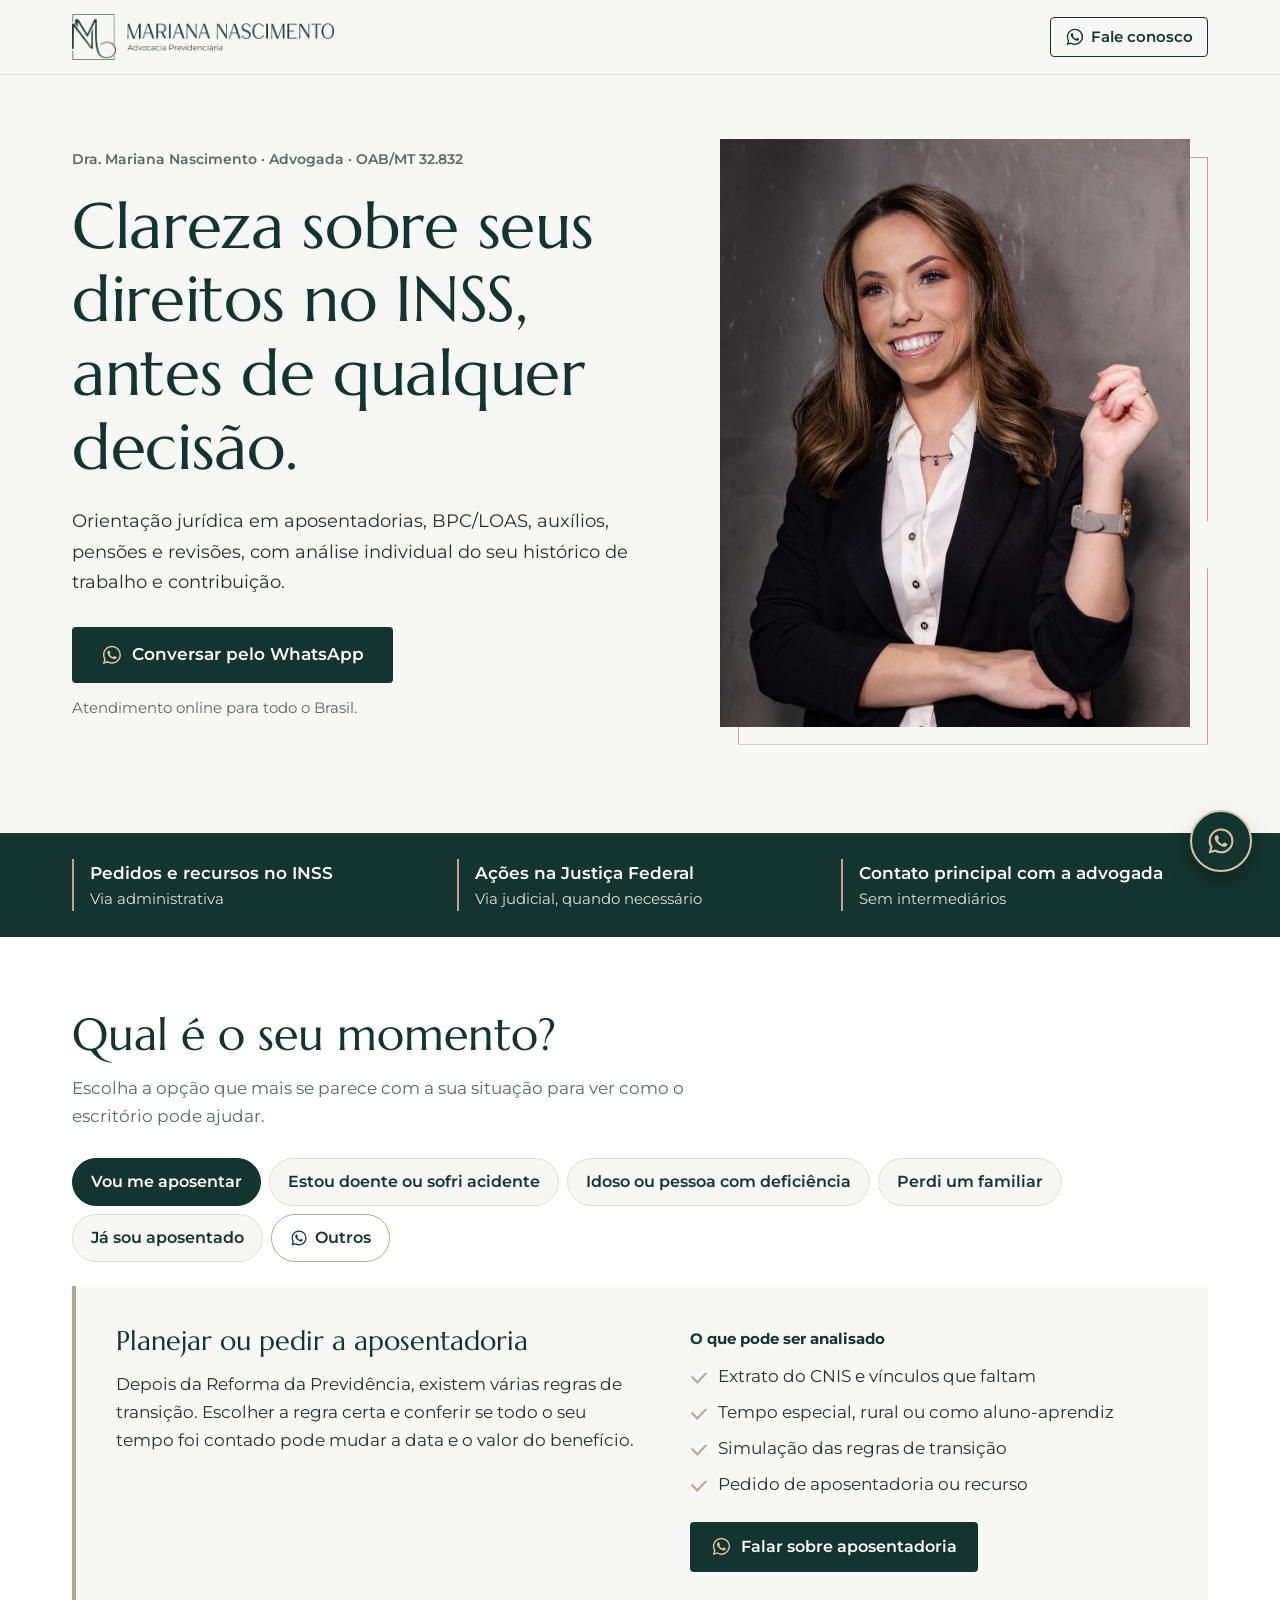
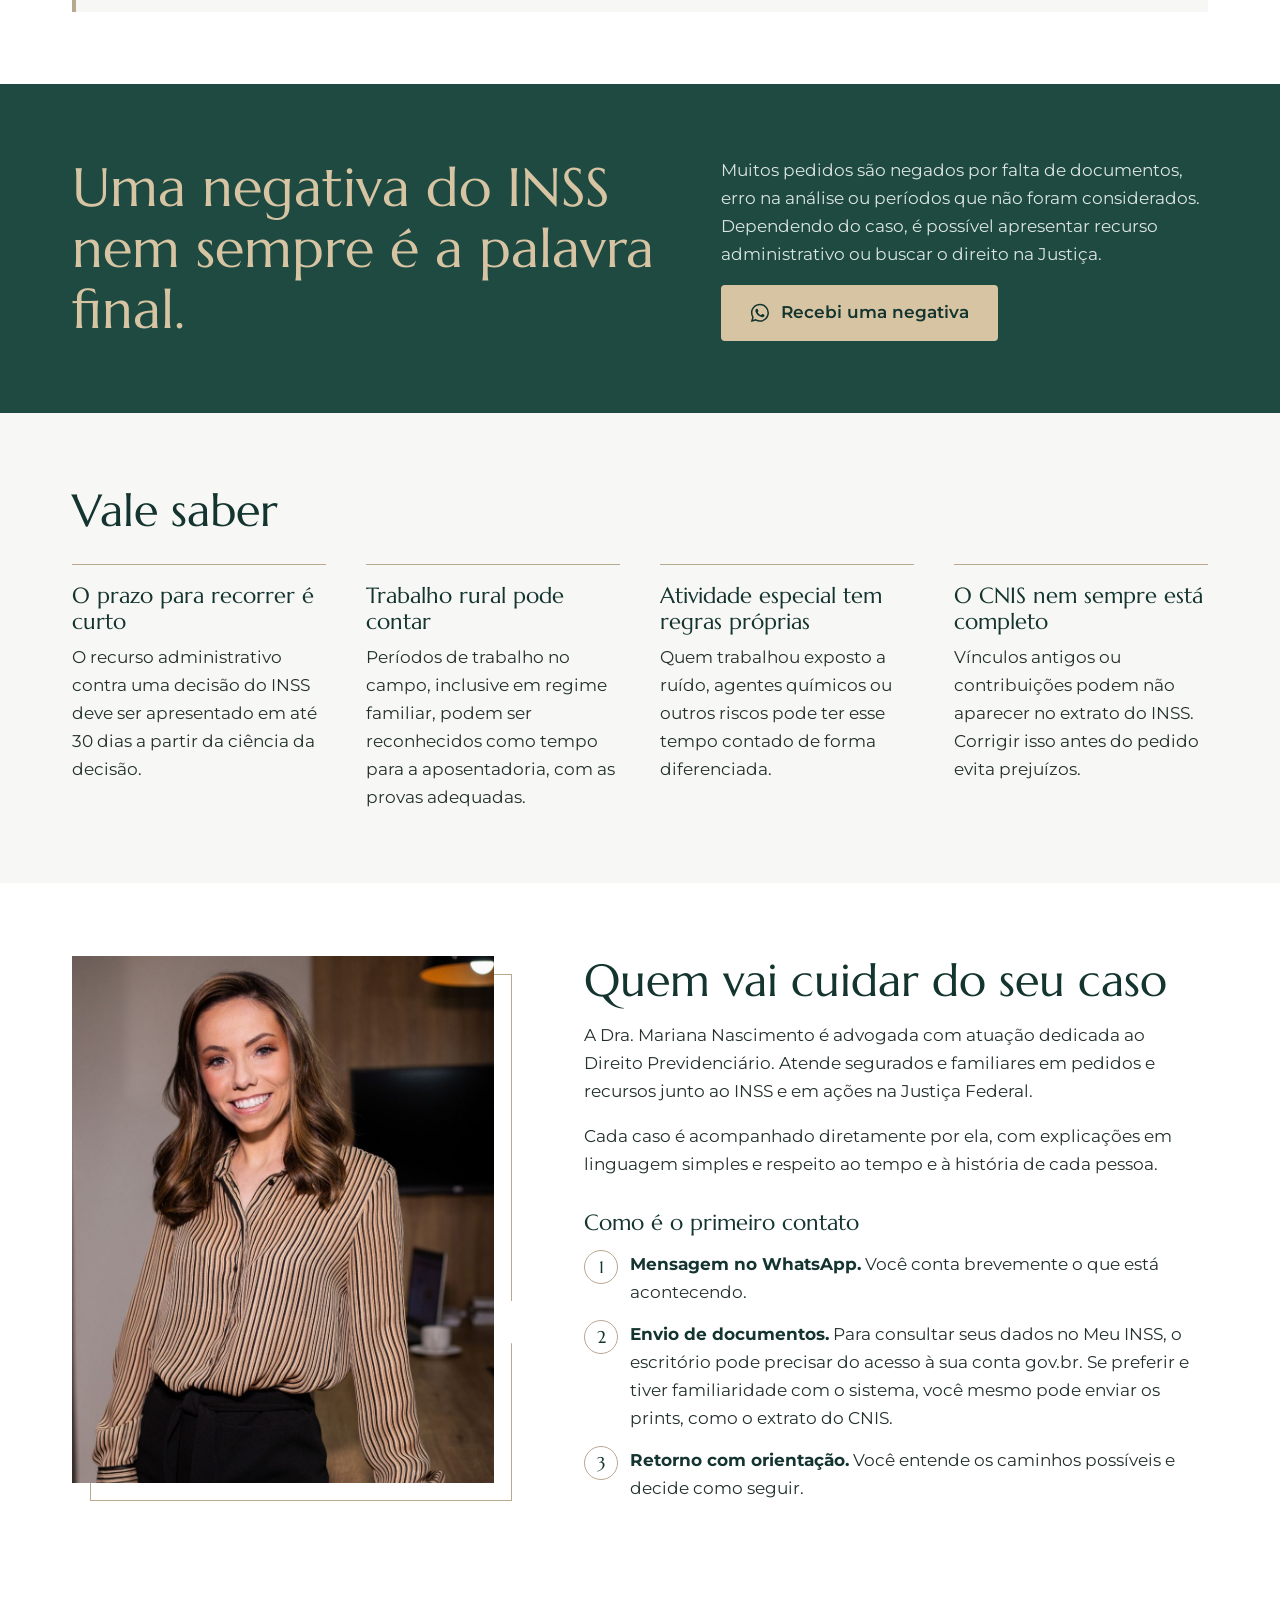
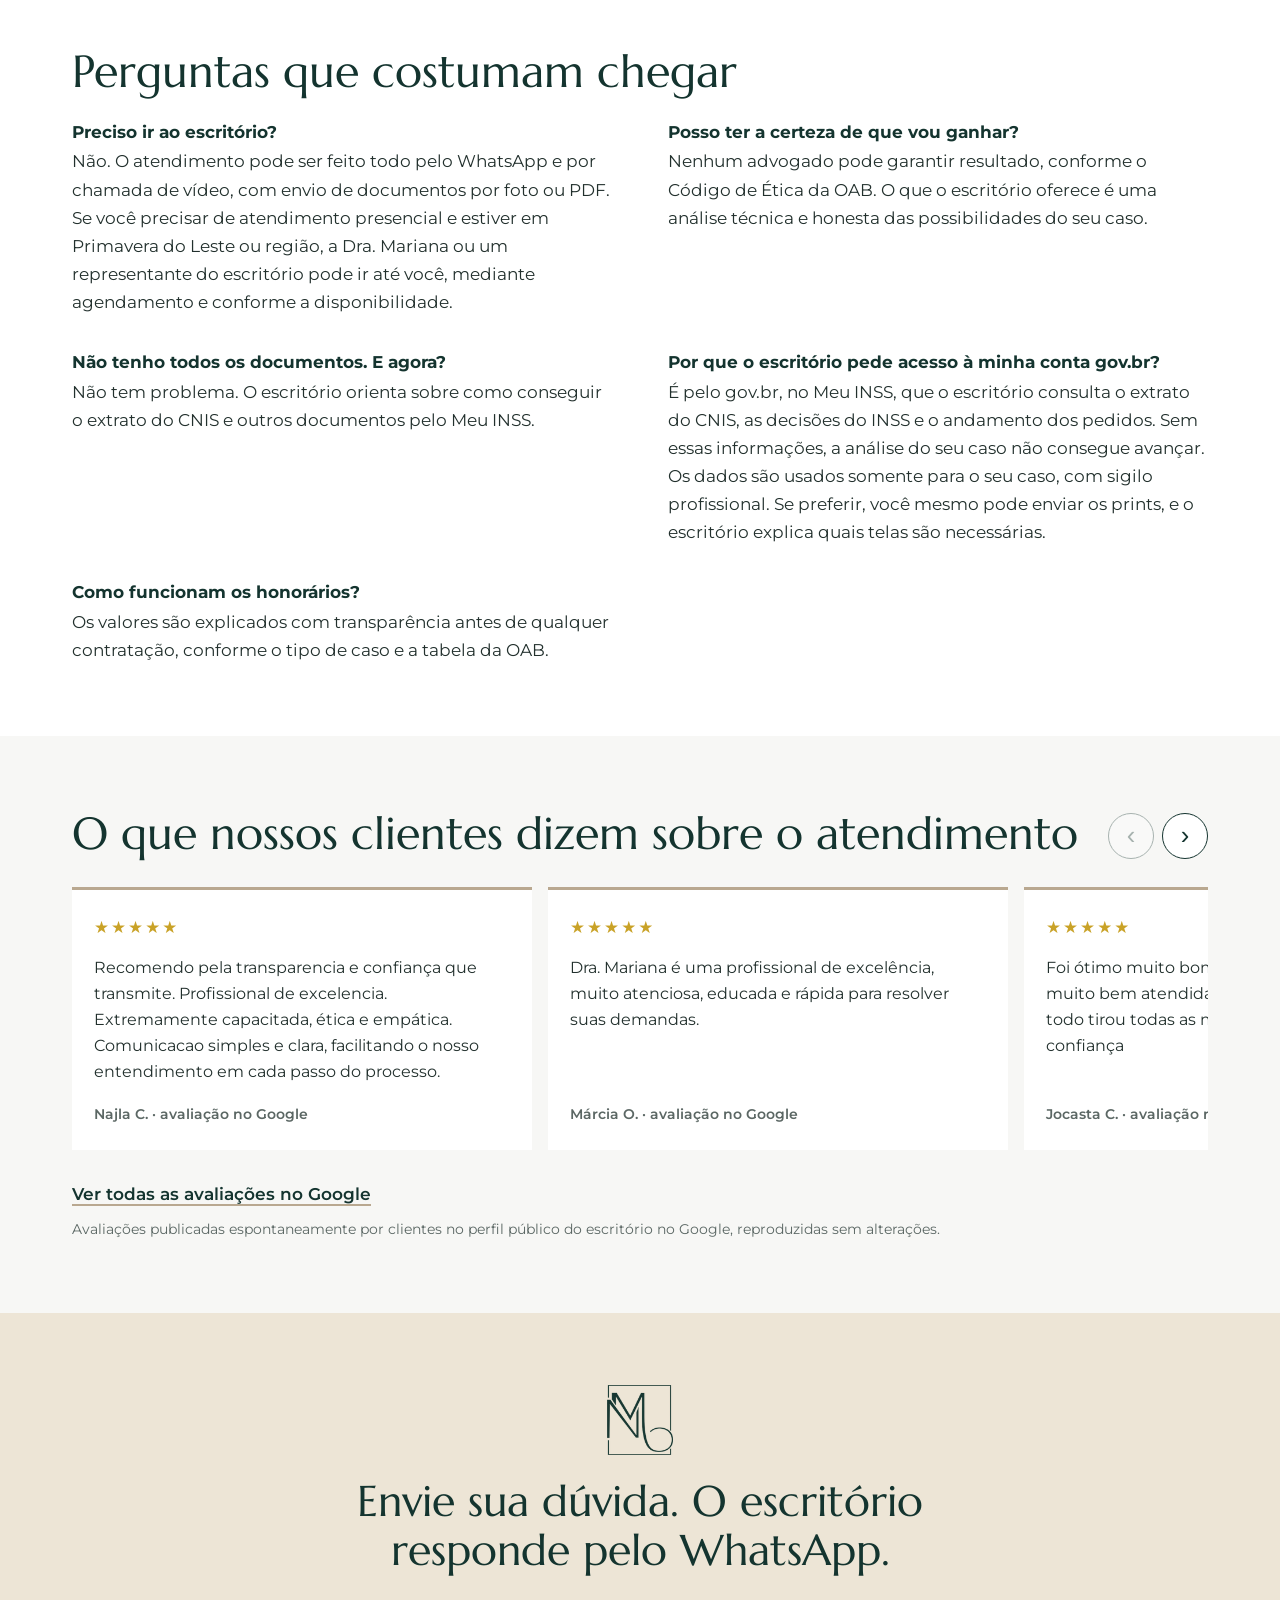
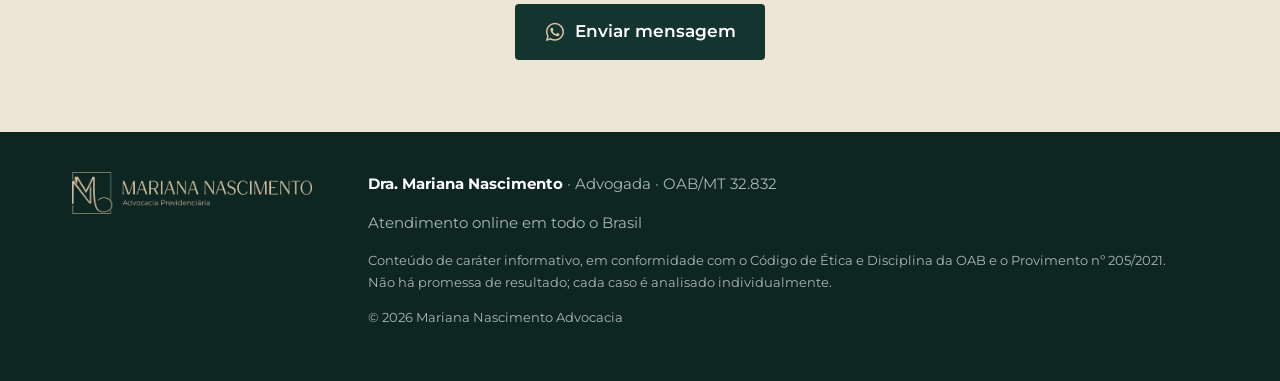
<file: v2/index.html>
<!DOCTYPE html>
<html lang="pt-BR">
<head>
<meta charset="UTF-8">
<meta name="viewport" content="width=device-width, initial-scale=1">
<title>Dra. Mariana Nascimento | Advocacia Previdenciária</title>
<meta name="description" content="Orientação jurídica em aposentadorias, BPC/LOAS, auxílios, pensão por morte e revisões do INSS, com análise individual do seu histórico. Atendimento pelo WhatsApp, online em todo o Brasil.">
<meta name="robots" content="noindex, nofollow"><!-- remover após aprovação -->
<meta property="og:title" content="Dra. Mariana Nascimento | Advocacia Previdenciária">
<meta property="og:description" content="Clareza sobre seus direitos no INSS. Fale com o escritório pelo WhatsApp.">
<meta property="og:image" content="../img/og.jpg">
<meta name="theme-color" content="#F7F7F5">
<link rel="icon" type="image/png" href="../img/mark-green.png">
<link rel="preconnect" href="https://fonts.googleapis.com">
<link rel="preconnect" href="https://fonts.gstatic.com" crossorigin>
<link href="https://fonts.googleapis.com/css2?family=Marcellus&family=Montserrat:wght@400;500;600;700&display=swap" rel="stylesheet">
<link rel="stylesheet" href="style.css?v=20261102c">
<!-- Google Ads: preencha o ID em script.js e libere a tag abaixo -->
<!--
<script async src="https://www.googletagmanager.com/gtag/js?id=AW-XXXXXXXXX"></script>
<script>window.dataLayer=window.dataLayer||[];function gtag(){dataLayer.push(arguments);}gtag('js',new Date());gtag('config','AW-XXXXXXXXX');</script>
-->
</head>
<body>

<header class="header">
  <div class="wrap header__inner">
    <img class="header__logo" src="../img/logo-h-green.png" alt="Mariana Nascimento, Advocacia Previdenciária" width="1141" height="200">
    <a class="link-wa js-wa" href="#" data-msg="Olá! Te encontrei no Google, tenho algumas dúvidas. Poderia me ajudar?">
      <svg class="ico" aria-hidden="true"><use href="#wa"/></svg><span>Fale conosco</span>
    </a>
  </div>
</header>

<main>

<!-- HERO -->
<section class="hero">
  <div class="wrap hero__grid">
    <div class="hero__text">
      <p class="hero__who">Dra. Mariana Nascimento · Advogada · OAB/MT 32.832</p>
      <h1>Clareza sobre seus direitos no INSS, antes de qualquer decisão.</h1>
      <p class="hero__lead">Orientação jurídica em aposentadorias, BPC/LOAS, auxílios, pensões e revisões, com análise individual do seu histórico de trabalho e contribuição.</p>
      <a class="btn js-wa" href="#" data-msg="Olá! Te encontrei no Google, tenho algumas dúvidas. Poderia me ajudar?">
        <svg class="ico" aria-hidden="true"><use href="#wa"/></svg> Conversar pelo WhatsApp
      </a>
      <p class="hero__note">Atendimento online para todo o Brasil.</p>
    </div>
    <figure class="frame hero__photo">
      <img src="../img/v2-hero.jpg" alt="Dra. Mariana Nascimento" width="900" height="1324" fetchpriority="high">
    </figure>
  </div>
</section>

<!-- FAIXA -->
<section class="strip" aria-label="Como o escritório atende">
  <ul class="wrap strip__list">
    <li><strong>Pedidos e recursos no INSS</strong><span>Via administrativa</span></li>
    <li><strong>Ações na Justiça Federal</strong><span>Via judicial, quando necessário</span></li>
    <li><strong>Contato principal com a advogada</strong><span>Sem intermediários</span></li>
  </ul>
</section>

<!-- PERFIS / ABAS -->
<section class="moment" id="momento">
  <div class="wrap">
    <h2 class="h2">Qual é o seu momento?</h2>
    <p class="intro">Escolha a opção que mais se parece com a sua situação para ver como o escritório pode ajudar.</p>

    <div class="tabs">
      <div class="tabs__list" role="tablist" aria-label="Situações">
      <button role="tab" id="t1" aria-controls="p1" aria-selected="true">Vou me aposentar</button>
      <button role="tab" id="t2" aria-controls="p2" aria-selected="false" tabindex="-1">Estou doente ou sofri acidente</button>
      <button role="tab" id="t3" aria-controls="p3" aria-selected="false" tabindex="-1">Idoso ou pessoa com deficiência</button>
      <button role="tab" id="t4" aria-controls="p4" aria-selected="false" tabindex="-1">Perdi um familiar</button>
      <button role="tab" id="t5" aria-controls="p5" aria-selected="false" tabindex="-1">Já sou aposentado</button>
        <a class="tabs__other js-wa" href="#" data-msg="Olá! Te encontrei no Google, tenho algumas dúvidas. Poderia me ajudar?"><svg class="ico" aria-hidden="true"><use href="#wa"/></svg> Outros</a>
      </div>
    </div>

    <div class="panel" role="tabpanel" id="p1" aria-labelledby="t1">
      <div>
        <h3>Planejar ou pedir a aposentadoria</h3>
        <p>Depois da Reforma da Previdência, existem várias regras de transição. Escolher a regra certa e conferir se todo o seu tempo foi contado pode mudar a data e o valor do benefício.</p>
      </div>
      <div>
        <p class="panel__label">O que pode ser analisado</p>
        <ul class="ticks">
          <li>Extrato do CNIS e vínculos que faltam</li>
          <li>Tempo especial, rural ou como aluno-aprendiz</li>
          <li>Simulação das regras de transição</li>
          <li>Pedido de aposentadoria ou recurso</li>
        </ul>
        <a class="btn btn--sm js-wa" href="#" data-msg="Olá! Te encontrei no Google, tenho algumas dúvidas. Poderia me ajudar?">
          <svg class="ico" aria-hidden="true"><use href="#wa"/></svg> Falar sobre aposentadoria
        </a>
      </div>
    </div>

    <div class="panel" role="tabpanel" id="p2" aria-labelledby="t2" hidden>
      <div>
        <h3>Benefícios por incapacidade</h3>
        <p>Quem não consegue trabalhar por causa de doença ou acidente pode ter direito a um benefício do INSS. Negativas na perícia e cortes do benefício são situações comuns e podem ser contestadas.</p>
      </div>
      <div>
        <p class="panel__label">O que pode ser analisado</p>
        <ul class="ticks">
          <li>Auxílio por incapacidade temporária (auxílio-doença)</li>
          <li>Aposentadoria por incapacidade permanente</li>
          <li>Auxílio-acidente</li>
          <li>Negativa de perícia ou corte do benefício</li>
        </ul>
        <a class="btn btn--sm js-wa" href="#" data-msg="Olá! Te encontrei no Google, tenho algumas dúvidas. Poderia me ajudar?">
          <svg class="ico" aria-hidden="true"><use href="#wa"/></svg> Falar sobre incapacidade
        </a>
      </div>
    </div>

    <div class="panel" role="tabpanel" id="p3" aria-labelledby="t3" hidden>
      <div>
        <h3>BPC/LOAS</h3>
        <p>É um benefício assistencial de um salário mínimo para pessoas idosas a partir de 65 anos ou pessoas com deficiência em família de baixa renda. Não exige contribuição ao INSS.</p>
      </div>
      <div>
        <p class="panel__label">O que pode ser analisado</p>
        <ul class="ticks">
          <li>Critério de renda da família</li>
          <li>Comprovação da deficiência</li>
          <li>Inscrição e atualização do CadÚnico</li>
          <li>Pedido, recurso ou ação judicial</li>
        </ul>
        <a class="btn btn--sm js-wa" href="#" data-msg="Olá! Te encontrei no Google, tenho algumas dúvidas. Poderia me ajudar?">
          <svg class="ico" aria-hidden="true"><use href="#wa"/></svg> Falar sobre BPC/LOAS
        </a>
      </div>
    </div>

    <div class="panel" role="tabpanel" id="p4" aria-labelledby="t4" hidden>
      <div>
        <h3>Pensão por morte</h3>
        <p>Cônjuges, companheiros e filhos de quem contribuía ou era aposentado podem ter direito à pensão. Em casos de união estável, a comprovação da relação costuma ser o ponto mais importante.</p>
      </div>
      <div>
        <p class="panel__label">O que pode ser analisado</p>
        <ul class="ticks">
          <li>Quem são os dependentes com direito</li>
          <li>Provas de união estável</li>
          <li>Duração e valor da pensão</li>
          <li>Pedido ou recurso no INSS</li>
        </ul>
        <a class="btn btn--sm js-wa" href="#" data-msg="Olá! Te encontrei no Google, tenho algumas dúvidas. Poderia me ajudar?">
          <svg class="ico" aria-hidden="true"><use href="#wa"/></svg> Falar sobre pensão
        </a>
      </div>
    </div>

    <div class="panel" role="tabpanel" id="p5" aria-labelledby="t5" hidden>
      <div>
        <h3>Revisão do benefício</h3>
        <p>Se você já recebe um benefício e acha que o valor está abaixo do esperado, é possível verificar se o INSS deixou de considerar algum período ou salário no cálculo.</p>
      </div>
      <div>
        <p class="panel__label">O que pode ser analisado</p>
        <ul class="ticks">
          <li>Carta de concessão e memória de cálculo</li>
          <li>Períodos ou salários não computados</li>
          <li>Tempo especial não reconhecido</li>
          <li>Prazo para pedir a revisão</li>
        </ul>
        <a class="btn btn--sm js-wa" href="#" data-msg="Olá! Te encontrei no Google, tenho algumas dúvidas. Poderia me ajudar?">
          <svg class="ico" aria-hidden="true"><use href="#wa"/></svg> Falar sobre revisão
        </a>
      </div>
    </div>
  </div>
</section>

<!-- DECLARAÇÃO -->
<section class="statement">
  <div class="wrap statement__inner">
    <p class="statement__big">Uma negativa do INSS nem sempre é a palavra final.</p>
    <div class="statement__side">
      <p>Muitos pedidos são negados por falta de documentos, erro na análise ou períodos que não foram considerados. Dependendo do caso, é possível apresentar recurso administrativo ou buscar o direito na Justiça.</p>
      <a class="btn btn--gold js-wa" href="#" data-msg="Olá! Te encontrei no Google, tenho algumas dúvidas. Poderia me ajudar?">
        <svg class="ico" aria-hidden="true"><use href="#wa"/></svg> Recebi uma negativa
      </a>
    </div>
  </div>
</section>

<!-- VALE SABER -->
<section class="know">
  <div class="wrap">
    <h2 class="h2">Vale saber</h2>
    <div class="know__grid">
      <article><h3>O prazo para recorrer é curto</h3><p>O recurso administrativo contra uma decisão do INSS deve ser apresentado em até 30 dias a partir da ciência da decisão.</p></article>
      <article><h3>Trabalho rural pode contar</h3><p>Períodos de trabalho no campo, inclusive em regime familiar, podem ser reconhecidos como tempo para a aposentadoria, com as provas adequadas.</p></article>
      <article><h3>Atividade especial tem regras próprias</h3><p>Quem trabalhou exposto a ruído, agentes químicos ou outros riscos pode ter esse tempo contado de forma diferenciada.</p></article>
      <article><h3>O CNIS nem sempre está completo</h3><p>Vínculos antigos ou contribuições podem não aparecer no extrato do INSS. Corrigir isso antes do pedido evita prejuízos.</p></article>
    </div>
  </div>
</section>

<!-- SOBRE -->
<section class="about">
  <div class="wrap about__grid">
    <figure class="frame about__photo">
      <img src="../img/v2-escritorio.jpg" alt="Dra. Mariana Nascimento em seu escritório" width="900" height="1351" loading="lazy">
    </figure>
    <div class="about__text">
      <h2 class="h2">Quem vai cuidar do seu caso</h2>
      <p>A Dra. Mariana Nascimento é advogada com atuação dedicada ao Direito Previdenciário. Atende segurados e familiares em pedidos e recursos junto ao INSS e em ações na Justiça Federal.</p>
      <p>Cada caso é acompanhado diretamente por ela, com explicações em linguagem simples e respeito ao tempo e à história de cada pessoa.</p>
      <!-- Inserir formação e pós-graduação reais -->

      <h3 class="first__title">Como é o primeiro contato</h3>
      <ol class="first">
        <li><strong>Mensagem no WhatsApp.</strong> Você conta brevemente o que está acontecendo.</li>
        <li><strong>Envio de documentos.</strong> Para consultar seus dados no Meu INSS, o escritório pode precisar do acesso à sua conta gov.br. Se preferir e tiver familiaridade com o sistema, você mesmo pode enviar os prints, como o extrato do CNIS.</li>
        <li><strong>Retorno com orientação.</strong> Você entende os caminhos possíveis e decide como seguir.</li>
      </ol>
    </div>
  </div>
</section>

<!-- PERGUNTAS -->
<section class="qa">
  <div class="wrap">
    <h2 class="h2">Perguntas que costumam chegar</h2>
    <div class="qa__grid">
      <div><h3>Preciso ir ao escritório?</h3><p>Não. O atendimento pode ser feito todo pelo WhatsApp e por chamada de vídeo, com envio de documentos por foto ou PDF. Se você precisar de atendimento presencial e estiver em Primavera do Leste ou região, a Dra. Mariana ou um representante do escritório pode ir até você, mediante agendamento e conforme a disponibilidade.</p></div>
      <div><h3>Posso ter a certeza de que vou ganhar?</h3><p>Nenhum advogado pode garantir resultado, conforme o Código de Ética da OAB. O que o escritório oferece é uma análise técnica e honesta das possibilidades do seu caso.</p></div>
      <div><h3>Não tenho todos os documentos. E agora?</h3><p>Não tem problema. O escritório orienta sobre como conseguir o extrato do CNIS e outros documentos pelo Meu INSS.</p></div>
      <div><h3>Por que o escritório pede acesso à minha conta gov.br?</h3><p>É pelo gov.br, no Meu INSS, que o escritório consulta o extrato do CNIS, as decisões do INSS e o andamento dos pedidos. Sem essas informações, a análise do seu caso não consegue avançar. Os dados são usados somente para o seu caso, com sigilo profissional. Se preferir, você mesmo pode enviar os prints, e o escritório explica quais telas são necessárias.</p></div>
      <div><h3>Como funcionam os honorários?</h3><p>Os valores são explicados com transparência antes de qualquer contratação, conforme o tipo de caso e a tabela da OAB.</p></div>
    </div>
  </div>
</section>

<!-- AVALIAÇÕES (textos reproduzidos sem alteração, do perfil público no Google) -->
<section class="reviews" aria-labelledby="rev-title">
  <div class="wrap">
    <div class="reviews__head">
      <h2 class="h2" id="rev-title">O que nossos clientes dizem sobre o atendimento</h2>
      <div class="car__nav">
        <button type="button" class="car__btn" data-dir="-1" aria-label="Avaliação anterior">‹</button>
        <button type="button" class="car__btn" data-dir="1" aria-label="Próxima avaliação">›</button>
      </div>
    </div>
    <ul class="car" aria-label="Avaliações de clientes">
        <li class="slide">
          <figure class="review">
            <div class="stars" role="img" aria-label="5 de 5 estrelas">★★★★★</div>
            <blockquote>Recomendo pela transparencia e confiança que transmite. Profissional de excelencia. Extremamente capacitada, ética e empática. Comunicacao simples e clara, facilitando o nosso entendimento em cada passo do processo.</blockquote>
            <figcaption>Najla C. · avaliação no Google</figcaption>
          </figure>
        </li>
        <li class="slide">
          <figure class="review">
            <div class="stars" role="img" aria-label="5 de 5 estrelas">★★★★★</div>
            <blockquote>Dra. Mariana é uma profissional de excelência, muito atenciosa, educada e rápida para resolver suas demandas.</blockquote>
            <figcaption>Márcia O. · avaliação no Google</figcaption>
          </figure>
        </li>
        <li class="slide">
          <figure class="review">
            <div class="stars" role="img" aria-label="5 de 5 estrelas">★★★★★</div>
            <blockquote>Foi ótimo muito bom mesmo super recomendo fui muito bem atendida e supervisionada o tempo todo tirou todas as minhas dúvidas e melhor de confiança</blockquote>
            <figcaption>Jocasta C. · avaliação no Google</figcaption>
          </figure>
        </li>
        <!-- MODELO DE ÁUDIO (descomente e troque o arquivo e a legenda):
        <li class="slide">
          <figure class="review review--audio">
            <p class="review__kind">Depoimento em áudio</p>
            <audio controls preload="none" src="../audio/depoimento-1.mp3"></audio>
            <figcaption>Cliente de Primavera do Leste/MT</figcaption>
          </figure>
        </li>
        -->
    </ul>
    <div class="reviews__foot">
      <a class="reviews__link" href="https://maps.app.goo.gl/Je3ygdb9ViJRXj7c9" target="_blank" rel="noopener">Ver todas as avaliações no Google</a>
      <p class="reviews__note">Avaliações publicadas espontaneamente por clientes no perfil público do escritório no Google, reproduzidas sem alterações.</p>
    </div>
  </div>
</section>

<!-- FINAL -->
<section class="final">
  <div class="wrap final__inner">
    <img class="final__mark" src="../img/mark-green.png" alt="" width="114" height="120" loading="lazy">
    <h2>Envie sua dúvida. O escritório responde pelo WhatsApp.</h2>
    <a class="btn btn--dark js-wa" href="#" data-msg="Olá! Te encontrei no Google, tenho algumas dúvidas. Poderia me ajudar?">
      <svg class="ico" aria-hidden="true"><use href="#wa"/></svg> Enviar mensagem
    </a>
  </div>
</section>

</main>

<footer class="footer">
  <div class="wrap footer__inner">
    <img class="footer__logo" src="../img/logo-h-gold.png" alt="Mariana Nascimento, Advocacia Previdenciária" width="1141" height="200" loading="lazy">
    <div>
      <p><strong>Dra. Mariana Nascimento</strong> · Advogada · OAB/MT 32.832</p>
      <p>Atendimento online em todo o Brasil</p>
      <p class="footer__legal">Conteúdo de caráter informativo, em conformidade com o Código de Ética e Disciplina da OAB e o Provimento nº 205/2021. Não há promessa de resultado; cada caso é analisado individualmente.</p>
      <p class="footer__legal">© <span id="ano">2026</span> Mariana Nascimento Advocacia</p>
    </div>
  </div>
</footer>

<a class="float-wa js-wa" href="#" data-msg="Olá! Te encontrei no Google, tenho algumas dúvidas. Poderia me ajudar?" aria-label="Falar com o escritório no WhatsApp">
  <svg class="ico" aria-hidden="true"><use href="#wa"/></svg>
</a>

<svg width="0" height="0" style="position:absolute" aria-hidden="true">
  <symbol id="wa" viewBox="0 0 24 24"><path fill="currentColor" d="M12.04 2C6.58 2 2.13 6.45 2.13 11.91c0 1.75.46 3.45 1.32 4.95L2.050 22l5.25-1.38a9.9 9.9 0 0 0 4.74 1.21h.01c5.46 0 9.91-4.45 9.91-9.91A9.85 9.85 0 0 0 12.04 2Zm0 18.15h-.01a8.23 8.23 0 0 1-4.19-1.150l-.3-.18-3.12.82.83-3.04-.2-.31a8.2 8.2 0 0 1-1.26-4.38c0-4.54 3.7-8.23 8.25-8.23a8.2 8.2 0 0 1 8.23 8.24c0 4.54-3.7 8.23-8.23 8.23Zm4.52-6.16c-.25-.12-1.47-.72-1.7-.81-.22-.08-.39-.12-.56.13-.17.25-.64.81-.78.97-.14.17-.29.19-.54.06-.25-.12-1.05-.39-1.99-1.23-.74-.66-1.23-1.47-1.38-1.72-.14-.25-.02-.38.11-.51.11-.11.25-.29.37-.43.13-.15.17-.25.25-.42.08-.17.04-.31-.02-.43-.06-.13-.56-1.35-.77-1.85-.2-.48-.41-.42-.56-.43h-.48a.92.92 0 0 0-.67.31c-.23.25-.87.85-.87 2.08 0 1.22.89 2.4 1.02 2.57.12.17 1.75 2.67 4.24 3.74.59.26 1.05.41 1.41.52.59.19 1.13.16 1.56.1.48-.07 1.47-.6 1.67-1.18.21-.58.21-1.07.15-1.18-.06-.1-.23-.17-.48-.29Z"/></symbol>
</svg>

<script src="script.js?v=20261102c"></script>
</body>
</html>
</file>
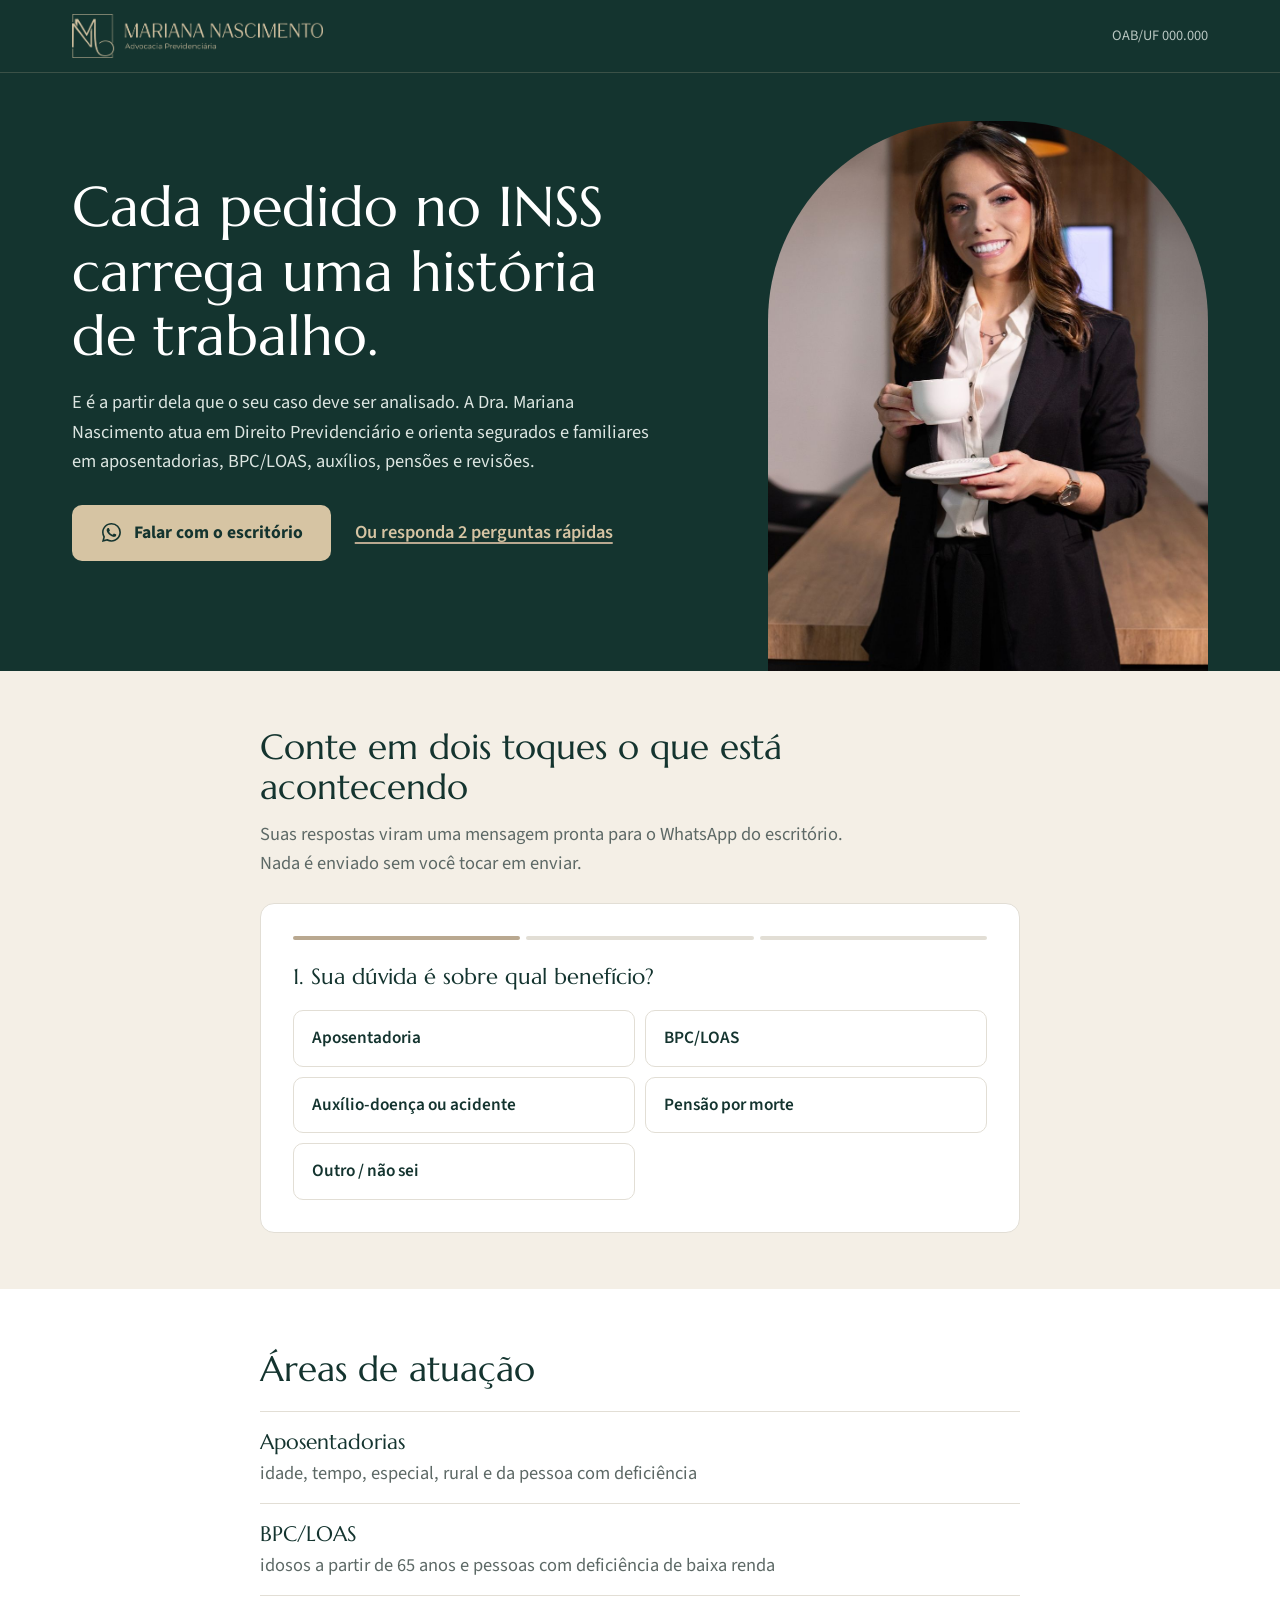
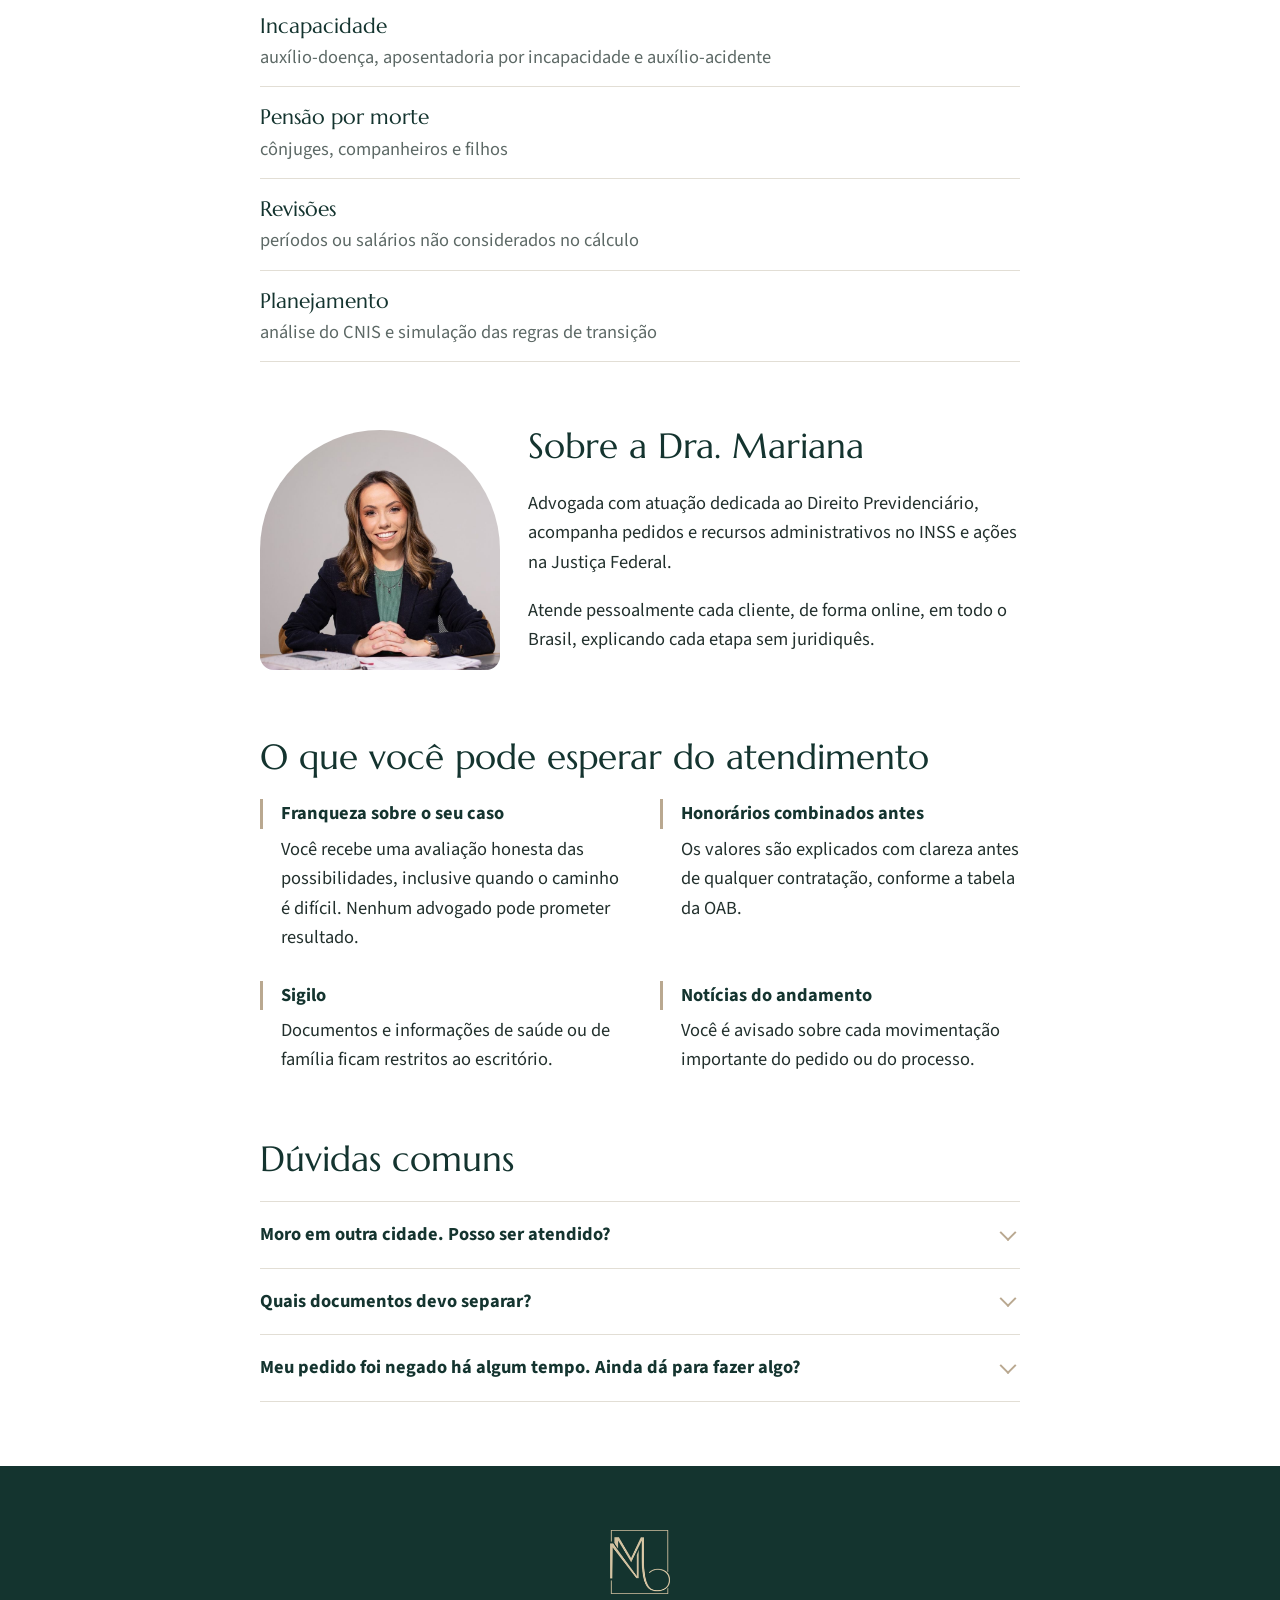
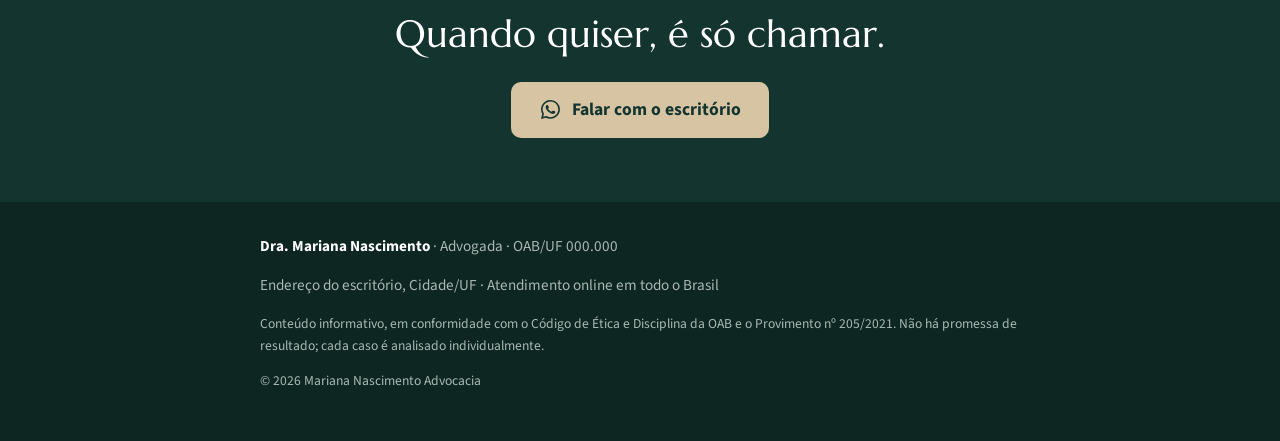
<file: v3/index.html>
<!DOCTYPE html>
<html lang="pt-BR">
<head>
<meta charset="UTF-8">
<meta name="viewport" content="width=device-width, initial-scale=1">
<title>Dra. Mariana Nascimento | Advocacia Previdenciária</title>
<meta name="description" content="Aposentadoria, BPC/LOAS, auxílios, pensão por morte e revisões do INSS. Responda duas perguntas e fale com o escritório da Dra. Mariana Nascimento pelo WhatsApp.">
<meta name="robots" content="noindex, nofollow"><!-- remover após aprovação -->
<meta property="og:title" content="Dra. Mariana Nascimento | Advocacia Previdenciária">
<meta property="og:description" content="Cada pedido no INSS carrega uma história de trabalho. Fale com o escritório pelo WhatsApp.">
<meta property="og:image" content="../img/og.jpg">
<meta name="theme-color" content="#14342F">
<link rel="icon" type="image/png" href="../img/mark-green.png">
<link rel="preconnect" href="https://fonts.googleapis.com">
<link rel="preconnect" href="https://fonts.gstatic.com" crossorigin>
<link href="https://fonts.googleapis.com/css2?family=Marcellus&family=Source+Sans+3:wght@400;600;700&display=swap" rel="stylesheet">
<link rel="stylesheet" href="style.css">
<!-- Google Ads: preencha o ID em script.js e libere a tag abaixo -->
<!--
<script async src="https://www.googletagmanager.com/gtag/js?id=AW-XXXXXXXXX"></script>
<script>window.dataLayer=window.dataLayer||[];function gtag(){dataLayer.push(arguments);}gtag('js',new Date());gtag('config','AW-XXXXXXXXX');</script>
-->
</head>
<body>

<header class="top">
  <div class="wrap top__inner">
    <img class="top__logo" src="../img/logo-h-gold.png" alt="Mariana Nascimento, Advocacia Previdenciária" width="1141" height="200">
    <span class="top__oab">OAB/UF 000.000</span>
  </div>
</header>

<section class="hero">
  <div class="wrap hero__grid">
    <div class="hero__text">
      <h1>Cada pedido no INSS carrega uma história de trabalho.</h1>
      <p class="hero__lead">E é a partir dela que o seu caso deve ser analisado. A Dra. Mariana Nascimento atua em Direito Previdenciário e orienta segurados e familiares em aposentadorias, BPC/LOAS, auxílios, pensões e revisões.</p>
      <div class="hero__actions">
        <a class="btn btn--gold js-wa" href="#" data-msg="Olá! Vim pelo site e gostaria de falar sobre meu caso com o INSS.">
          <svg class="ico" aria-hidden="true"><use href="#wa"/></svg> Falar com o escritório
        </a>
        <a class="textlink" href="#guia">Ou responda 2 perguntas rápidas</a>
      </div>
    </div>
    <img class="hero__photo" src="../img/v3-cafe.jpg" alt="Dra. Mariana Nascimento em seu escritório" width="1000" height="1452" fetchpriority="high">
  </div>
</section>

<main class="content">

    <!-- GUIA -->
    <section class="guide" id="guia" aria-labelledby="guia-titulo">
      <h2 id="guia-titulo">Conte em dois toques o que está acontecendo</h2>
      <p class="guide__sub">Suas respostas viram uma mensagem pronta para o WhatsApp do escritório. Nada é enviado sem você tocar em enviar.</p>

      <div class="guide__box" data-step="1">
        <div class="guide__progress" aria-hidden="true"><span></span><span></span><span></span></div>

        <fieldset class="step" id="step1">
          <legend>1. Sua dúvida é sobre qual benefício?</legend>
          <div class="opts">
            <button type="button" data-q="b" data-v="aposentadoria">Aposentadoria</button>
            <button type="button" data-q="b" data-v="BPC/LOAS">BPC/LOAS</button>
            <button type="button" data-q="b" data-v="auxílio-doença ou auxílio-acidente">Auxílio-doença ou acidente</button>
            <button type="button" data-q="b" data-v="pensão por morte">Pensão por morte</button>
            <button type="button" data-q="b" data-v="outro benefício do INSS">Outro / não sei</button>
          </div>
        </fieldset>

        <fieldset class="step" id="step2" hidden>
          <legend>2. Em que ponto você está?</legend>
          <div class="opts">
            <button type="button" data-q="s" data-v="ainda não fiz o pedido">Ainda não fiz o pedido</button>
            <button type="button" data-q="s" data-v="fiz o pedido e foi negado">O pedido foi negado</button>
            <button type="button" data-q="s" data-v="o pedido está demorando">O pedido está demorando</button>
            <button type="button" data-q="s" data-v="o benefício foi cortado">O benefício foi cortado</button>
            <button type="button" data-q="s" data-v="já recebo e quero saber se cabe revisão">Já recebo e quero revisar</button>
          </div>
          <button type="button" class="back" data-back="1">Voltar</button>
        </fieldset>

        <div class="step result" id="step3" hidden tabindex="-1">
          <p class="result__label">Sua mensagem:</p>
          <blockquote class="result__msg" id="msg"></blockquote>
          <a class="btn btn--wide" id="send" href="#" target="_blank" rel="noopener">
            <svg class="ico" aria-hidden="true"><use href="#wa"/></svg> Enviar no WhatsApp
          </a>
          <button type="button" class="back" data-back="1">Recomeçar</button>
        </div>
      </div>
    </section>

    <!-- ATUAÇÃO -->
    <section class="block">
      <h2>Áreas de atuação</h2>
      <ul class="index">
        <li><span>Aposentadorias</span><em>idade, tempo, especial, rural e da pessoa com deficiência</em></li>
        <li><span>BPC/LOAS</span><em>idosos a partir de 65 anos e pessoas com deficiência de baixa renda</em></li>
        <li><span>Incapacidade</span><em>auxílio-doença, aposentadoria por incapacidade e auxílio-acidente</em></li>
        <li><span>Pensão por morte</span><em>cônjuges, companheiros e filhos</em></li>
        <li><span>Revisões</span><em>períodos ou salários não considerados no cálculo</em></li>
        <li><span>Planejamento</span><em>análise do CNIS e simulação das regras de transição</em></li>
      </ul>
    </section>

    <!-- SOBRE -->
    <section class="block about">
      <img class="about__img" src="../img/v3-mesa.jpg" alt="Dra. Mariana Nascimento à mesa de trabalho" width="800" height="826" loading="lazy">
      <div>
        <h2>Sobre a Dra. Mariana</h2>
        <p>Advogada com atuação dedicada ao Direito Previdenciário, acompanha pedidos e recursos administrativos no INSS e ações na Justiça Federal.</p>
        <p>Atende pessoalmente cada cliente, de forma online, em todo o Brasil, explicando cada etapa sem juridiquês.</p>
        <!-- Inserir formação e pós-graduação reais -->
      </div>
    </section>

    <!-- COMPROMISSOS -->
    <section class="block">
      <h2>O que você pode esperar do atendimento</h2>
      <dl class="promises">
        <div><dt>Franqueza sobre o seu caso</dt><dd>Você recebe uma avaliação honesta das possibilidades, inclusive quando o caminho é difícil. Nenhum advogado pode prometer resultado.</dd></div>
        <div><dt>Honorários combinados antes</dt><dd>Os valores são explicados com clareza antes de qualquer contratação, conforme a tabela da OAB.</dd></div>
        <div><dt>Sigilo</dt><dd>Documentos e informações de saúde ou de família ficam restritos ao escritório.</dd></div>
        <div><dt>Notícias do andamento</dt><dd>Você é avisado sobre cada movimentação importante do pedido ou do processo.</dd></div>
      </dl>
    </section>

    <!-- FAQ -->
    <section class="block">
      <h2>Dúvidas comuns</h2>
      <details><summary>Moro em outra cidade. Posso ser atendido?</summary><p>Sim. O atendimento é online, pelo WhatsApp e por videochamada, para pessoas de todo o Brasil.</p></details>
      <details><summary>Quais documentos devo separar?</summary><p>Em geral: RG, CPF, extrato do CNIS (disponível no Meu INSS), carteiras de trabalho e, se houver, a carta de decisão do INSS e laudos médicos. O escritório orienta caso falte algum.</p></details>
      <details><summary>Meu pedido foi negado há algum tempo. Ainda dá para fazer algo?</summary><p>Depende do caso. Mesmo após o prazo do recurso administrativo, pode haver outros caminhos, como um novo pedido ou uma ação judicial. A análise dos documentos indica a melhor opção.</p></details>
    </section>

    <section class="closing">
      <img src="../img/mark-gold.png" alt="" width="114" height="120" loading="lazy">
      <h2>Quando quiser, é só chamar.</h2>
      <a class="btn btn--gold js-wa" href="#" data-msg="Olá! Vim pelo site e gostaria de falar com o escritório.">
        <svg class="ico" aria-hidden="true"><use href="#wa"/></svg> Falar com o escritório
      </a>
    </section>

    <footer class="footer">
      <p><strong>Dra. Mariana Nascimento</strong> · Advogada · OAB/UF 000.000</p>
      <p>Endereço do escritório, Cidade/UF · Atendimento online em todo o Brasil</p>
      <p class="footer__legal">Conteúdo informativo, em conformidade com o Código de Ética e Disciplina da OAB e o Provimento nº 205/2021. Não há promessa de resultado; cada caso é analisado individualmente.</p>
      <p class="footer__legal">© <span id="ano">2026</span> Mariana Nascimento Advocacia</p>
    </footer>
</main>

<a class="bar-wa js-wa" href="#" data-msg="Olá! Vim pelo site e gostaria de falar com o escritório.">
  <svg class="ico" aria-hidden="true"><use href="#wa"/></svg> Falar no WhatsApp
</a>

<svg width="0" height="0" style="position:absolute" aria-hidden="true">
  <symbol id="wa" viewBox="0 0 24 24"><path fill="currentColor" d="M12.04 2C6.58 2 2.13 6.45 2.13 11.91c0 1.75.46 3.45 1.32 4.95L2.05 22l5.25-1.38a9.9 9.9 0 0 0 4.74 1.21h.01c5.46 0 9.91-4.45 9.91-9.91A9.85 9.85 0 0 0 12.04 2Zm0 18.15h-.01a8.23 8.23 0 0 1-4.19-1.15l-.3-.18-3.12.82.83-3.04-.2-.31a8.2 8.2 0 0 1-1.26-4.38c0-4.54 3.7-8.23 8.25-8.23a8.2 8.2 0 0 1 8.23 8.24c0 4.54-3.7 8.23-8.23 8.23Zm4.52-6.16c-.25-.12-1.47-.72-1.7-.81-.22-.08-.39-.12-.56.13-.17.25-.64.81-.78.97-.14.17-.29.19-.54.06-.25-.12-1.050-.39-1.99-1.23-.74-.66-1.23-1.47-1.38-1.72-.14-.25-.02-.38.11-.51.11-.11.25-.29.37-.43.13-.15.17-.25.25-.42.08-.17.04-.31-.02-.43-.06-.13-.56-1.35-.77-1.85-.2-.48-.41-.42-.56-.43h-.48a.92.92 0 0 0-.67.31c-.23.25-.87.85-.87 2.08 0 1.22.89 2.4 1.02 2.57.12.17 1.75 2.67 4.24 3.74.59.26 1.05.41 1.41.52.59.19 1.13.16 1.56.1.48-.07 1.47-.6 1.67-1.18.21-.58.21-1.07.15-1.18-.06-.1-.23-.17-.48-.29Z"/></symbol>
</svg>

<script src="script.js"></script>
</body>
</html>
</file>
<file: style.css>
:root{
  --ink:#14342F;
  --ink-2:#1B433C;
  --deep:#0E2622;
  --paper:#F1F3F1;
  --white:#FFFFFF;
  --text:#1F2D2A;
  --muted:#56635F;
  --line:#D6DDDA;
  --gold:#D6C4A3;
  --gold-2:#B9A890;
  --gold-hover:#E3D5BB;
  --wa:#14342F;
  --serif:"Marcellus", Georgia, serif;
  --sans:"Atkinson Hyperlegible", system-ui, -apple-system, "Segoe UI", sans-serif;
  --radius-sm:6px;
  --radius:12px;
}
*{box-sizing:border-box}
html{scroll-behavior:smooth;-webkit-text-size-adjust:100%}
body{margin:0;font-family:var(--sans);font-size:1.125rem;line-height:1.6;color:var(--text);background:var(--white)}
img{max-width:100%;display:block}
h1,h2,h3{font-family:var(--serif);font-weight:400;color:var(--ink);line-height:1.2;margin:0}
p{margin:0 0 1em}
a{color:inherit}
:focus-visible{outline:3px solid var(--gold-2);outline-offset:3px}

.wrap{width:100%;max-width:1120px;margin:0 auto;padding:0 20px}
.wrap--narrow{max-width:760px}

/* Buttons */
.btn{display:inline-flex;align-items:center;justify-content:center;gap:.55em;font-family:var(--sans);font-weight:700;text-decoration:none;border-radius:999px;transition:background-color .15s}
.btn--wa{background:var(--gold);color:var(--ink)}
.btn--wa:hover{background:var(--gold-hover)}
.btn--sm{padding:.5em 1em;font-size:1rem}
.btn--lg{padding:1em 1.6em;font-size:1.15rem;min-height:56px}
.ico{width:1.3em;height:1.3em;flex:none}

/* Top bar */
.topbar{background:var(--ink);color:var(--white);border-bottom:1px solid rgba(214,196,163,.22)}
.topbar__inner{display:flex;align-items:center;justify-content:space-between;gap:16px;padding-top:12px;padding-bottom:12px}
.brand{display:block;line-height:0}
.brand__logo{height:40px;width:auto}

/* Hero */
.hero{background:var(--ink);color:var(--white);padding:40px 0 56px}
.hero__grid{display:grid;gap:32px}
.hero h1{color:var(--white);font-size:clamp(2.05rem,6.6vw,3.4rem);max-width:18ch}
.lead{font-size:1.2rem;margin-top:20px;color:#DDE6E2;max-width:36em}
.byline{display:flex;align-items:center;gap:14px;margin-top:24px}
.byline img{width:64px;height:64px;border-radius:50%;object-fit:cover;border:2px solid var(--gold)}
.byline p{margin:0;font-size:1rem;color:#DDE6E2;line-height:1.4}
.byline strong{color:var(--white)}

.picker{background:var(--white);color:var(--text);border-radius:var(--radius);padding:24px 20px 20px;box-shadow:0 18px 40px -20px rgba(0,10,8,.6);border-top:4px solid var(--gold-2)}
.picker__title{font-size:1.45rem}
.picker__hint{color:var(--muted);font-size:1rem;margin:8px 0 16px}
.picker__list{list-style:none;margin:0;padding:0;display:grid;gap:10px}
.situ{display:flex;flex-direction:column;padding:14px 16px;min-height:56px;border:2px solid var(--line);border-left:6px solid var(--gold-2);border-radius:var(--radius-sm);text-decoration:none;background:var(--white);transition:border-color .15s, background-color .15s}
.situ:hover{border-color:var(--ink);background:var(--paper)}
.situ__t{font-weight:700;font-size:1.1rem;color:var(--ink)}
.situ__d{font-size:.95rem;color:var(--muted)}
.other{display:block;text-align:center;margin-top:14px;font-weight:700;color:var(--ink);padding:8px}

/* Sections */
.section{padding:64px 0}
.section--paper{background:var(--paper)}
.section--ink{background:var(--ink-2);color:#E2EAE6}
.section--ink .h2,.section--ink h3{color:var(--white)}
.h2{font-size:clamp(1.65rem,4.5vw,2.3rem);margin-bottom:12px}
.section__intro{color:var(--muted);max-width:40em;margin-bottom:32px}

/* Areas */
.areas{margin:0;display:grid;gap:0;border-top:1px solid var(--line)}
.area{padding:20px 0;border-bottom:1px solid var(--line)}
.area dt{font-family:var(--serif);font-size:1.3rem;color:var(--ink);margin-bottom:4px}
.area dd{margin:0;color:var(--text);max-width:42em}

/* Steps */
.steps{list-style:none;margin:28px 0 36px;padding:0;display:grid;gap:24px;counter-reset:s}
.steps li{counter-increment:s;position:relative;padding-left:60px}
.steps li::before{content:counter(s);position:absolute;left:0;top:-2px;width:42px;height:42px;border-radius:50%;background:var(--gold);color:var(--ink);font-family:var(--serif);font-size:1.25rem;display:flex;align-items:center;justify-content:center}
.steps h3{font-size:1.25rem;margin-bottom:4px}
.steps p{margin:0}

/* Docs */
.docs{display:grid;gap:8px}
.checklist{list-style:none;margin:0;padding:0;display:grid;gap:12px}
.checklist li{position:relative;padding:14px 16px 14px 52px;background:var(--paper);border-radius:var(--radius-sm)}
.checklist li::before{content:"";position:absolute;left:16px;top:50%;width:22px;height:22px;margin-top:-11px;border-radius:4px;background:var(--ink) url("data:image/svg+xml,%3Csvg xmlns='http://www.w3.org/2000/svg' viewBox='0 0 24 24'%3E%3Cpath fill='none' stroke='white' stroke-width='3' d='M5 12.5l4.5 4.5L19 7.5'/%3E%3C/svg%3E") center/16px no-repeat}

/* About */
.about{display:grid;gap:32px;align-items:center}
.about__photo{margin:0}
.about__photo img{width:calc(100% - 14px);max-width:400px;aspect-ratio:4/5;object-fit:cover;object-position:50% 15%;border-radius:var(--radius);box-shadow:14px 14px 0 var(--gold)}
@media (min-width:720px){.about__photo img{aspect-ratio:760/1125}}
.about__oab{color:var(--muted);font-weight:700;margin-bottom:20px}
.about__text p{max-width:38em}

/* FAQ */
.faq{margin-top:28px;border-top:1px solid var(--line)}
.faq details{border-bottom:1px solid var(--line)}
.faq summary{cursor:pointer;list-style:none;padding:20px 40px 20px 0;font-weight:700;font-size:1.15rem;color:var(--ink);position:relative}
.faq summary::-webkit-details-marker{display:none}
.faq summary::after{content:"+";position:absolute;right:4px;top:50%;transform:translateY(-50%);font-size:1.6rem;color:var(--gold-2);font-weight:400;transition:transform .2s}
.faq details[open] summary::after{transform:translateY(-50%) rotate(45deg)}
.faq details p{padding-bottom:20px;margin:0}

/* Final CTA */
.final{background:var(--ink);color:#DDE6E2;padding:64px 0;text-align:center;overflow:hidden}
.final__photo{display:none}
.final__mark{height:64px;width:auto;margin:0 auto 20px}
.final h2{color:var(--white);font-size:clamp(1.65rem,4.5vw,2.3rem);max-width:22ch;margin:0 auto 12px}
.final p{margin-bottom:28px}

/* Footer */
.footer__logo{height:44px;width:auto;margin-bottom:20px}
.footer{background:var(--deep);color:#A9B8B3;padding:36px 0 110px;font-size:.95rem}
.footer__name{color:var(--white);font-weight:700}
.footer__legal{font-size:.85rem;max-width:60em}

/* Sticky WhatsApp (mobile) */
.sticky-wa{position:fixed;left:12px;right:12px;bottom:12px;z-index:50;display:flex;align-items:center;justify-content:center;gap:.55em;min-height:56px;background:var(--gold);color:var(--ink);font-weight:700;font-size:1.1rem;text-decoration:none;border-radius:999px;box-shadow:0 10px 24px -8px rgba(0,0,0,.45);border:2px solid var(--ink);transform:translateY(140%);transition:transform .25s ease}
.sticky-wa.is-visible{transform:none}

/* Larger screens */
@media (min-width:720px){
  .areas{grid-template-columns:1fr 1fr;column-gap:48px}
  .steps{grid-template-columns:1fr 1fr;column-gap:40px}
  .docs{grid-template-columns:1fr 1.2fr;gap:48px;align-items:start}
  .about{grid-template-columns:minmax(260px,380px) 1fr;gap:56px}
}
@media (min-width:960px){
  .hero{padding:72px 0 88px}
  .hero__grid{grid-template-columns:1.05fr 1fr;gap:56px;align-items:center}
  .picker{padding:28px}
  .steps{grid-template-columns:repeat(4,1fr)}
  .steps li{padding-left:0;padding-top:58px}
  .sticky-wa{left:auto;right:24px;bottom:24px;padding:0 24px}
  .brand__logo{height:48px}
  .final{text-align:left;padding:0}
  .final__inner{display:grid;grid-template-columns:minmax(280px,420px) 1fr;gap:64px;align-items:end}
  .final__photo{display:block;width:100%;height:auto;margin-top:48px}
  .final__text{padding:72px 0}
  .final__mark{margin:0 0 20px}
  .final h2{margin:0 0 12px}
  .footer{padding-bottom:40px}
}
@media (prefers-reduced-motion:reduce){
  *{transition:none!important;scroll-behavior:auto!important}
}
</file>
<file: direta/style.css>
:root{
  --green:#14342F;
  --green-2:#1B433C;
  --deep:#0E2622;
  --bg:#F7F7F5;
  --white:#FFFFFF;
  --gold:#B9A890;
  --gold-soft:#D6C4A3;
  --text:#22302D;
  --muted:#5B6764;
  --line:#E2E3DE;
  --wa:#25D366;
  --wa-hover:#1FBE5B;
  --wa-ink:#0B2B22;
  --serif:"Marcellus", Georgia, serif;
  --sans:"Montserrat", system-ui, -apple-system, "Segoe UI", sans-serif;
}
*{box-sizing:border-box}
html{-webkit-text-size-adjust:100%}
body{margin:0;font-family:var(--sans);font-size:1.0625rem;line-height:1.6;color:var(--text);background:var(--white)}
img{max-width:100%;display:block}
h1,h2,h3{font-family:var(--serif);font-weight:400;color:var(--green);margin:0;line-height:1.15}
p{margin:0 0 1em}
:focus-visible{outline:3px solid var(--gold);outline-offset:3px}
.wrap{width:100%;max-width:1140px;margin:0 auto;padding:0 20px}
.ico{width:1.35em;height:1.35em;flex:none}
.h2{font-size:clamp(1.85rem,5.6vw,2.6rem);margin-bottom:28px}

/* Botão principal: verde WhatsApp = ação reconhecível */
.btn{display:inline-flex;align-items:center;justify-content:center;gap:.6em;min-height:58px;padding:0 1.8em;background:var(--wa);color:var(--wa-ink);font-weight:700;font-size:1.1rem;text-decoration:none;border-radius:999px;box-shadow:0 8px 22px -10px rgba(37,211,102,.7);transition:background-color .15s}
.btn:hover{background:var(--wa-hover)}
.btn--lg{min-height:62px;font-size:1.15rem;padding:0 2.2em}

/* Topo */
.top{background:var(--green)}
.top__in{display:flex;align-items:center;justify-content:space-between;gap:12px;padding-top:12px;padding-bottom:12px}
.top__logo{height:34px;width:auto}
.top__oab{color:#B8C6C1;font-size:.85rem;font-weight:600;white-space:nowrap}

/* Hero */
.hero{background:var(--green);color:#DDE6E2;overflow:hidden}
.hero__grid{display:grid}
.hero__text{padding:34px 0 30px}
.hero__kicker{color:var(--gold-soft);font-weight:600;font-size:.95rem;margin-bottom:10px}
.hero h1{color:var(--white);font-size:clamp(2.3rem,9vw,3.8rem);max-width:13ch}
.hero__lead{font-size:1.12rem;margin:18px 0 26px;max-width:34em}
.hero .btn{width:100%}
.hero__note{display:flex;align-items:center;gap:8px;margin:14px 0 0;font-size:.95rem}
.dot{width:9px;height:9px;border-radius:50%;background:var(--wa);flex:none;box-shadow:0 0 0 4px rgba(37,211,102,.2)}
.hero__photo{width:100%;max-width:400px;height:auto;aspect-ratio:4/4.3;object-fit:cover;object-position:50% 18%;justify-self:center;border-radius:200px 200px 0 0}

/* Serviços */
.services{padding:64px 0;background:var(--bg)}
.cards{display:grid;gap:16px}
.card{background:var(--white);border:1px solid var(--line);border-top:3px solid var(--gold);border-radius:6px;padding:24px 22px;display:flex;flex-direction:column}
.card h3{font-size:1.5rem;margin-bottom:12px}
.card ul{list-style:none;margin:0 0 20px;padding:0;display:grid;gap:6px;flex:1}
.card li{position:relative;padding-left:22px;font-size:1rem}
.card li::before{content:"";position:absolute;left:2px;top:.55em;width:10px;height:6px;border-left:2px solid var(--gold);border-bottom:2px solid var(--gold);transform:rotate(-45deg)}
.card__cta{display:flex;align-items:center;justify-content:center;gap:.5em;min-height:50px;border-radius:999px;border:2px solid var(--green);color:var(--green);font-weight:700;text-decoration:none;font-size:1rem}
.card__cta:hover{background:var(--green);color:var(--white)}
.card--alert{background:var(--green);border-color:var(--green);border-top-color:var(--gold-soft)}
.card--alert h3{color:var(--white)}
.card--alert li{color:#DDE6E2}
.card--alert .card__cta{background:var(--wa);border-color:var(--wa);color:var(--wa-ink)}
.card--alert .card__cta:hover{background:var(--wa-hover)}

/* Sobre */
.about{padding:64px 0}
.about__grid{display:grid;gap:32px;align-items:center}
.about__photo{width:100%;max-width:420px;height:auto;aspect-ratio:4/5;object-fit:cover;object-position:50% 12%;border-radius:6px}
.about p{max-width:36em}
.facts{list-style:none;margin:6px 0 28px;padding:0;display:grid;gap:10px}
.facts li{position:relative;padding-left:22px}
.facts li::before{content:"";position:absolute;left:2px;top:.55em;width:10px;height:6px;border-left:2px solid var(--gold);border-bottom:2px solid var(--gold);transform:rotate(-45deg)}

/* Avaliações */
.reviews{padding:64px 0;background:var(--bg)}
.reviews__grid{display:grid;gap:16px}
.review{margin:0;background:var(--white);border:1px solid var(--line);border-radius:6px;padding:22px}
.stars{color:#E7A900;letter-spacing:2px;margin-bottom:10px}
.review blockquote{margin:0 0 12px;font-size:1rem}
.review figcaption{font-weight:600;color:var(--muted);font-size:.92rem}
.reviews__foot{margin:20px 0 0;font-size:.88rem;color:var(--muted)}
.reviews__foot a{color:var(--green);font-weight:700}

/* CTA final */
.final{background:var(--green);color:#DDE6E2;padding:64px 0;text-align:center}
.final__in{display:flex;flex-direction:column;align-items:center}
.final__mark{height:60px;width:auto;margin-bottom:18px}
.final h2{color:var(--white);font-size:clamp(2rem,6vw,2.8rem);margin-bottom:12px}
.final p{max-width:30em;margin-bottom:26px}

/* Rodapé */
.footer{background:var(--deep);color:#A9B8B3;padding:30px 0 100px;font-size:.9rem}
.footer strong{color:var(--white)}
.footer__legal{font-size:.8rem;max-width:62em;margin:0}

/* Barra fixa do WhatsApp */
.sticky{position:fixed;left:0;right:0;bottom:0;z-index:50;display:flex;align-items:center;justify-content:center;gap:.55em;min-height:62px;padding-bottom:env(safe-area-inset-bottom);background:var(--wa);color:var(--wa-ink);font-weight:700;font-size:1.1rem;text-decoration:none;box-shadow:0 -6px 20px -8px rgba(0,0,0,.35);transform:translateY(110%);transition:transform .25s ease}
.sticky.is-on{transform:none}

@media (min-width:700px){
  .cards{grid-template-columns:1fr 1fr}
  .reviews__grid{grid-template-columns:repeat(3,1fr)}
  .about__grid{grid-template-columns:minmax(260px,400px) 1fr;gap:56px}
  .hero .btn{width:auto}
}
@media (min-width:980px){
  .top__logo{height:42px}
  .hero__grid{grid-template-columns:1.15fr 1fr;gap:48px;align-items:end}
  .hero__text{padding:72px 0 80px;align-self:center}
  .hero__photo{max-width:430px;margin-top:40px;justify-self:end;aspect-ratio:4/5}
  .cards{grid-template-columns:repeat(3,1fr)}
  .footer{padding-bottom:30px}
  .sticky{left:auto;right:24px;bottom:24px;min-height:60px;padding:0 24px;border-radius:999px;box-shadow:0 10px 26px -8px rgba(0,0,0,.45)}
}
@media (prefers-reduced-motion:reduce){*{transition:none!important}}
</file>
<file: enxuta/style.css>
:root{
  --green:#14342F;
  --green-2:#1E4A42;
  --deep:#0E2622;
  --bg:#F7F7F5;
  --white:#FFFFFF;
  --gold:#B9A890;
  --gold-soft:#D6C4A3;
  --gold-wash:#EDE5D6;
  --text:#22302D;
  --muted:#5B6764;
  --line:#DEDFDA;
  --serif:"Marcellus", Georgia, serif;
  --sans:"Montserrat", system-ui, -apple-system, "Segoe UI", sans-serif;
}
*{box-sizing:border-box}
html{scroll-behavior:smooth;-webkit-text-size-adjust:100%}
body{margin:0;font-family:var(--sans);font-size:1.0625rem;line-height:1.65;color:var(--text);background:var(--bg)}
img{max-width:100%;display:block}
h1,h2,h3{font-family:var(--serif);font-weight:400;color:var(--green);margin:0;line-height:1.15}
p{margin:0 0 1em}
:focus-visible{outline:3px solid var(--gold);outline-offset:3px}
.wrap{width:100%;max-width:1180px;margin:0 auto;padding:0 22px}
.ico{width:1.3em;height:1.3em;flex:none}
.h2{font-size:clamp(1.9rem,5vw,2.8rem);margin-bottom:14px}
.intro{color:var(--muted);max-width:38em;margin-bottom:28px}

/* Buttons */
.btn{display:inline-flex;align-items:center;justify-content:center;gap:.6em;min-height:56px;padding:0 1.7em;background:var(--green);color:var(--white);font-weight:600;font-size:1.05rem;text-decoration:none;border-radius:4px;transition:background-color .15s}
.btn:hover{background:var(--green-2)}
.btn .ico{color:var(--gold-soft)}
.btn--sm{min-height:50px;font-size:1rem;padding:0 1.3em}
.btn--gold{background:var(--gold-soft);color:var(--green)}
.btn--gold .ico{color:var(--green)}
.btn--gold:hover{background:var(--gold-wash)}
.btn--dark{background:var(--green)}

/* Header */
.header{background:var(--bg);border-bottom:1px solid var(--line)}
.header__inner{display:flex;align-items:center;justify-content:space-between;gap:16px;padding-top:14px;padding-bottom:14px}
.header__logo{height:38px;width:auto}
.link-wa{display:inline-flex;align-items:center;gap:.45em;color:var(--green);font-weight:600;text-decoration:none;border:1.5px solid var(--green);border-radius:4px;padding:.45em .9em;font-size:.95rem;white-space:nowrap}
.link-wa:hover{background:var(--green);color:var(--white)}

/* Hero */
.hero{padding:36px 0 56px}
.hero__grid{display:grid;gap:40px}
.hero__who{font-size:.9rem;font-weight:600;color:var(--muted);margin-bottom:18px}
.hero h1{font-size:clamp(2.2rem,7.4vw,4rem);letter-spacing:-.005em;max-width:15ch}
.hero__lead{font-size:1.15rem;margin:22px 0 30px;max-width:33em}
.hero__note{font-size:.95rem;color:var(--muted);margin-top:12px}

/* Frame motif (from the logo's open square) */
.frame{position:relative;margin:0 18px 18px 0}
.frame::after{content:"";position:absolute;inset:18px -18px -18px 18px;border:1.5px solid var(--gold);z-index:0;
  clip-path:polygon(0 0,100% 0,100% 62%,calc(100% - 3px) 62%,calc(100% - 3px) 70%,100% 70%,100% 100%,0 100%)}
.frame img{position:relative;z-index:1;width:100%;height:auto;object-fit:cover}
.hero__photo img{aspect-ratio:4/5;object-position:50% 20%}

/* Strip */
.strip{background:var(--green);color:#D9E2DF}
.strip__list{list-style:none;margin:0 auto;padding-top:26px;padding-bottom:26px;display:grid;gap:18px}
.strip__list li{display:flex;flex-direction:column;padding-left:16px;border-left:2px solid var(--gold)}
.strip__list strong{color:var(--white);font-weight:600}
.strip__list span{font-size:.92rem}

/* Tabs */
.moment{padding:72px 0;background:var(--white)}
.tabs{display:flex;gap:8px;overflow-x:auto;padding-bottom:6px;margin:0 -22px 24px;padding-left:22px;padding-right:22px;scrollbar-width:none}
.tabs::-webkit-scrollbar{display:none}
.tabs button{flex:none;font:600 .98rem/1.3 var(--sans);color:var(--green);background:var(--bg);border:1.5px solid var(--line);border-radius:999px;padding:.75em 1.15em;cursor:pointer;min-height:48px}
.tabs button[aria-selected="true"]{background:var(--green);border-color:var(--green);color:var(--white)}
.tabs__list{display:flex;gap:8px;flex:none}
.tabs__list button,.tabs__other{flex:none}
.tabs__other{flex:none;display:inline-flex;align-items:center;gap:.45em;font:600 .98rem/1.3 var(--sans);color:var(--green);background:var(--white);border:1.5px solid var(--gold);border-radius:999px;padding:.75em 1.15em;min-height:48px;text-decoration:none}
.tabs__other .ico{width:1.15em;height:1.15em;color:var(--green)}
.tabs__other:hover{background:var(--gold-wash)}
.panel{display:grid;gap:28px;background:var(--bg);border-left:4px solid var(--gold);padding:28px 22px}
.panel[hidden]{display:none}
.panel h3{font-size:1.7rem;margin-bottom:12px}
.panel__label{font-weight:700;font-size:.95rem;color:var(--green);margin-bottom:10px}
.ticks{list-style:none;padding:0;margin:0 0 24px;display:grid;gap:8px}
.ticks li{position:relative;padding-left:28px}
.ticks li::before{content:"";position:absolute;left:2px;top:.55em;width:12px;height:7px;border-left:2px solid var(--gold);border-bottom:2px solid var(--gold);transform:rotate(-45deg)}

/* Statement */
.statement{background:var(--green-2);color:#DCE5E1;padding:72px 0}
.statement__inner{display:grid;gap:28px}
.statement__big{font-family:var(--serif);color:var(--gold-soft);font-size:clamp(2rem,6vw,3.4rem);line-height:1.12;margin:0;max-width:16ch}

/* Know */
.know{padding:72px 0}
.know__grid{display:grid;gap:30px;margin-top:28px}
.know article{border-top:1.5px solid var(--gold);padding-top:18px}
.know h3{font-size:1.4rem;margin-bottom:8px}
.know p{margin:0;color:var(--text)}

/* About */
.about{padding:72px 0;background:var(--white)}
.about__grid{display:grid;gap:44px;align-items:center}
.about__photo img{aspect-ratio:4/5;object-position:50% 10%}
.about__text > p{max-width:36em}
.first__title{font-size:1.4rem;margin:32px 0 14px}
.first{list-style:none;counter-reset:f;margin:0;padding:0;display:grid;gap:14px}
.first li{counter-increment:f;position:relative;padding-left:46px}
.first li::before{content:counter(f);position:absolute;left:0;top:0;width:32px;height:32px;border:1.5px solid var(--gold);border-radius:50%;display:flex;align-items:center;justify-content:center;font-family:var(--serif);color:var(--green)}
.first strong{color:var(--green)}

/* Reviews carousel */
.reviews{padding:72px 0;background:var(--bg)}
.reviews__head{display:flex;align-items:flex-end;justify-content:space-between;gap:16px;margin-bottom:24px}
.reviews__head .h2{margin:0;max-width:20ch}
.car__nav{display:flex;gap:8px;flex:none}
.car__btn{width:46px;height:46px;border-radius:50%;border:1.5px solid var(--green);background:var(--white);color:var(--green);font-size:1.6rem;line-height:1;cursor:pointer;display:flex;align-items:center;justify-content:center;padding-bottom:3px}
.car__btn:hover{background:var(--green);color:var(--white)}
.car__btn:disabled{opacity:.35;cursor:default;background:var(--white);color:var(--green)}
.car{list-style:none;margin:0 -22px;padding:4px 22px 8px;display:flex;gap:16px;overflow-x:auto;scroll-snap-type:x mandatory;scroll-padding:0 22px;scrollbar-width:none;-webkit-overflow-scrolling:touch}
.car::-webkit-scrollbar{display:none}
.slide{flex:0 0 86%;scroll-snap-align:start;display:flex}
.review{margin:0;background:var(--white);border-top:3px solid var(--gold);padding:24px 22px;display:flex;flex-direction:column;width:100%}
.stars{color:#C9A227;letter-spacing:2px;font-size:1.05rem;margin-bottom:12px}
.review blockquote{margin:0 0 18px;font-size:1.02rem;line-height:1.6;flex:1}
.review figcaption{font-size:.9rem;font-weight:600;color:var(--muted)}
.review__kind{font-weight:600;color:var(--green);margin-bottom:14px}
.review audio{width:100%;margin-bottom:16px}
.reviews__foot{margin-top:22px}
.reviews__link{color:var(--green);font-weight:600;text-decoration-color:var(--gold);text-decoration-thickness:2px;text-underline-offset:4px}
.reviews__note{font-size:.85rem;color:var(--muted);margin:10px 0 0}

/* FAQ accordion */
.wrap--narrow{max-width:820px}
.faq{border-top:1px solid var(--line);margin-top:20px}
.faq details{border-bottom:1px solid var(--line)}
.faq summary{cursor:pointer;list-style:none;position:relative;padding:20px 40px 20px 0;font-weight:700;font-size:1.05rem;color:var(--green)}
.faq summary::-webkit-details-marker{display:none}
.faq summary::after{content:"+";position:absolute;right:6px;top:50%;transform:translateY(-50%);font-size:1.6rem;font-weight:400;color:var(--gold);transition:transform .2s}
.faq details[open] summary::after{transform:translateY(-50%) rotate(45deg)}
.faq details p{margin:0;padding:0 0 20px}

/* QA */
.qa{padding:72px 0;background:var(--white)}
.qa__grid{display:grid;gap:28px;margin-top:24px}
.qa h3{font-family:var(--sans);font-weight:700;font-size:1.08rem;margin-bottom:6px}
.qa p{margin:0;color:var(--text)}

/* Final */
.final{background:var(--gold-wash);padding:72px 0;text-align:center}
.final__inner{display:flex;flex-direction:column;align-items:center}
.final__mark{height:70px;width:auto;margin-bottom:22px}
.final h2{font-size:clamp(1.9rem,5vw,2.7rem);max-width:20ch;margin-bottom:28px}

/* Footer */
.footer{background:var(--deep);color:#A9B8B3;padding:40px 0 100px;font-size:.92rem}
.footer__inner{display:grid;gap:22px}
.footer__logo{height:42px;width:auto}
.footer strong{color:var(--white)}
.footer__legal{font-size:.82rem;max-width:62em}

/* Floating WhatsApp */
.float-wa{position:fixed;right:16px;bottom:16px;z-index:40;width:62px;height:62px;border-radius:50%;background:var(--green);color:var(--gold-soft);display:flex;align-items:center;justify-content:center;box-shadow:0 10px 26px -8px rgba(0,0,0,.5);border:2px solid var(--gold-soft)}
.float-wa .ico{width:30px;height:30px}

@media (min-width:760px){
  .strip__list{grid-template-columns:repeat(3,1fr)}
  .panel{grid-template-columns:1.1fr 1fr;padding:40px;gap:48px}
  .tabs{flex-wrap:wrap;overflow:visible;margin:0 0 24px;padding:0}
  .tabs__list{flex-wrap:wrap;flex:1 1 auto}
  .statement__inner{grid-template-columns:1.2fr 1fr;gap:64px;align-items:center}
  .know__grid{grid-template-columns:1fr 1fr;gap:40px 56px}
  .about__grid{grid-template-columns:minmax(280px,440px) 1fr;gap:72px}
  .qa__grid{grid-template-columns:1fr 1fr;gap:36px 56px}
  .slide{flex-basis:calc((100% - 32px) / 2.4)}
  .car{margin:0;padding:4px 0 8px;scroll-padding:0}
  .reviews__head .h2{max-width:none}
  .footer__inner{grid-template-columns:auto 1fr;gap:56px;align-items:start}
  .footer{padding-bottom:40px}
}
@media (min-width:980px){
  .header__logo{height:46px}
  .hero{padding:64px 0 88px}
  .hero__grid{grid-template-columns:1.15fr 1fr;gap:72px;align-items:center}
  .hero__photo{max-width:470px;justify-self:end;width:100%}
  .know__grid{grid-template-columns:repeat(4,1fr);gap:40px}
  .float-wa{right:28px;bottom:28px}
}
@media (max-width:420px){
  .link-wa span{display:none}
  .link-wa{padding:.55em}
}
@media (prefers-reduced-motion:reduce){*{transition:none!important;scroll-behavior:auto!important}}
</file>
<file: v2/style.css>
:root{
  --green:#14342F;
  --green-2:#1E4A42;
  --deep:#0E2622;
  --bg:#F7F7F5;
  --white:#FFFFFF;
  --gold:#B9A890;
  --gold-soft:#D6C4A3;
  --gold-wash:#EDE5D6;
  --text:#22302D;
  --muted:#5B6764;
  --line:#DEDFDA;
  --serif:"Marcellus", Georgia, serif;
  --sans:"Montserrat", system-ui, -apple-system, "Segoe UI", sans-serif;
}
*{box-sizing:border-box}
html{scroll-behavior:smooth;-webkit-text-size-adjust:100%}
body{margin:0;font-family:var(--sans);font-size:1.0625rem;line-height:1.65;color:var(--text);background:var(--bg)}
img{max-width:100%;display:block}
h1,h2,h3{font-family:var(--serif);font-weight:400;color:var(--green);margin:0;line-height:1.15}
p{margin:0 0 1em}
:focus-visible{outline:3px solid var(--gold);outline-offset:3px}
.wrap{width:100%;max-width:1180px;margin:0 auto;padding:0 22px}
.ico{width:1.3em;height:1.3em;flex:none}
.h2{font-size:clamp(1.9rem,5vw,2.8rem);margin-bottom:14px}
.intro{color:var(--muted);max-width:38em;margin-bottom:28px}

/* Buttons */
.btn{display:inline-flex;align-items:center;justify-content:center;gap:.6em;min-height:56px;padding:0 1.7em;background:var(--green);color:var(--white);font-weight:600;font-size:1.05rem;text-decoration:none;border-radius:4px;transition:background-color .15s}
.btn:hover{background:var(--green-2)}
.btn .ico{color:var(--gold-soft)}
.btn--sm{min-height:50px;font-size:1rem;padding:0 1.3em}
.btn--gold{background:var(--gold-soft);color:var(--green)}
.btn--gold .ico{color:var(--green)}
.btn--gold:hover{background:var(--gold-wash)}
.btn--dark{background:var(--green)}

/* Header */
.header{background:var(--bg);border-bottom:1px solid var(--line)}
.header__inner{display:flex;align-items:center;justify-content:space-between;gap:16px;padding-top:14px;padding-bottom:14px}
.header__logo{height:38px;width:auto}
.link-wa{display:inline-flex;align-items:center;gap:.45em;color:var(--green);font-weight:600;text-decoration:none;border:1.5px solid var(--green);border-radius:4px;padding:.45em .9em;font-size:.95rem;white-space:nowrap}
.link-wa:hover{background:var(--green);color:var(--white)}

/* Hero */
.hero{padding:36px 0 56px}
.hero__grid{display:grid;gap:40px}
.hero__who{font-size:.9rem;font-weight:600;color:var(--muted);margin-bottom:18px}
.hero h1{font-size:clamp(2.2rem,7.4vw,4rem);letter-spacing:-.005em;max-width:15ch}
.hero__lead{font-size:1.15rem;margin:22px 0 30px;max-width:33em}
.hero__note{font-size:.95rem;color:var(--muted);margin-top:12px}

/* Frame motif (from the logo's open square) */
.frame{position:relative;margin:0 18px 18px 0}
.frame::after{content:"";position:absolute;inset:18px -18px -18px 18px;border:1.5px solid var(--gold);z-index:0;
  clip-path:polygon(0 0,100% 0,100% 62%,calc(100% - 3px) 62%,calc(100% - 3px) 70%,100% 70%,100% 100%,0 100%)}
.frame img{position:relative;z-index:1;width:100%;height:auto;object-fit:cover}
.hero__photo img{aspect-ratio:4/5;object-position:50% 20%}

/* Strip */
.strip{background:var(--green);color:#D9E2DF}
.strip__list{list-style:none;margin:0 auto;padding-top:26px;padding-bottom:26px;display:grid;gap:18px}
.strip__list li{display:flex;flex-direction:column;padding-left:16px;border-left:2px solid var(--gold)}
.strip__list strong{color:var(--white);font-weight:600}
.strip__list span{font-size:.92rem}

/* Tabs */
.moment{padding:72px 0;background:var(--white)}
.tabs{display:flex;gap:8px;overflow-x:auto;padding-bottom:6px;margin:0 -22px 24px;padding-left:22px;padding-right:22px;scrollbar-width:none}
.tabs::-webkit-scrollbar{display:none}
.tabs button{flex:none;font:600 .98rem/1.3 var(--sans);color:var(--green);background:var(--bg);border:1.5px solid var(--line);border-radius:999px;padding:.75em 1.15em;cursor:pointer;min-height:48px}
.tabs button[aria-selected="true"]{background:var(--green);border-color:var(--green);color:var(--white)}
.tabs__list{display:flex;gap:8px;flex:none}
.tabs__list button,.tabs__other{flex:none}
.tabs__other{flex:none;display:inline-flex;align-items:center;gap:.45em;font:600 .98rem/1.3 var(--sans);color:var(--green);background:var(--white);border:1.5px solid var(--gold);border-radius:999px;padding:.75em 1.15em;min-height:48px;text-decoration:none}
.tabs__other .ico{width:1.15em;height:1.15em;color:var(--green)}
.tabs__other:hover{background:var(--gold-wash)}
.panel{display:grid;gap:28px;background:var(--bg);border-left:4px solid var(--gold);padding:28px 22px}
.panel[hidden]{display:none}
.panel h3{font-size:1.7rem;margin-bottom:12px}
.panel__label{font-weight:700;font-size:.95rem;color:var(--green);margin-bottom:10px}
.ticks{list-style:none;padding:0;margin:0 0 24px;display:grid;gap:8px}
.ticks li{position:relative;padding-left:28px}
.ticks li::before{content:"";position:absolute;left:2px;top:.55em;width:12px;height:7px;border-left:2px solid var(--gold);border-bottom:2px solid var(--gold);transform:rotate(-45deg)}

/* Statement */
.statement{background:var(--green-2);color:#DCE5E1;padding:72px 0}
.statement__inner{display:grid;gap:28px}
.statement__big{font-family:var(--serif);color:var(--gold-soft);font-size:clamp(2rem,6vw,3.4rem);line-height:1.12;margin:0;max-width:16ch}

/* Know */
.know{padding:72px 0}
.know__grid{display:grid;gap:30px;margin-top:28px}
.know article{border-top:1.5px solid var(--gold);padding-top:18px}
.know h3{font-size:1.4rem;margin-bottom:8px}
.know p{margin:0;color:var(--text)}

/* About */
.about{padding:72px 0;background:var(--white)}
.about__grid{display:grid;gap:44px;align-items:center}
.about__photo img{aspect-ratio:4/5;object-position:50% 10%}
.about__text > p{max-width:36em}
.first__title{font-size:1.4rem;margin:32px 0 14px}
.first{list-style:none;counter-reset:f;margin:0;padding:0;display:grid;gap:14px}
.first li{counter-increment:f;position:relative;padding-left:46px}
.first li::before{content:counter(f);position:absolute;left:0;top:0;width:32px;height:32px;border:1.5px solid var(--gold);border-radius:50%;display:flex;align-items:center;justify-content:center;font-family:var(--serif);color:var(--green)}
.first strong{color:var(--green)}

/* Reviews carousel */
.reviews{padding:72px 0;background:var(--bg)}
.reviews__head{display:flex;align-items:flex-end;justify-content:space-between;gap:16px;margin-bottom:24px}
.reviews__head .h2{margin:0;max-width:20ch}
.car__nav{display:flex;gap:8px;flex:none}
.car__btn{width:46px;height:46px;border-radius:50%;border:1.5px solid var(--green);background:var(--white);color:var(--green);font-size:1.6rem;line-height:1;cursor:pointer;display:flex;align-items:center;justify-content:center;padding-bottom:3px}
.car__btn:hover{background:var(--green);color:var(--white)}
.car__btn:disabled{opacity:.35;cursor:default;background:var(--white);color:var(--green)}
.car{list-style:none;margin:0 -22px;padding:4px 22px 8px;display:flex;gap:16px;overflow-x:auto;scroll-snap-type:x mandatory;scroll-padding:0 22px;scrollbar-width:none;-webkit-overflow-scrolling:touch}
.car::-webkit-scrollbar{display:none}
.slide{flex:0 0 86%;scroll-snap-align:start;display:flex}
.review{margin:0;background:var(--white);border-top:3px solid var(--gold);padding:24px 22px;display:flex;flex-direction:column;width:100%}
.stars{color:#C9A227;letter-spacing:2px;font-size:1.05rem;margin-bottom:12px}
.review blockquote{margin:0 0 18px;font-size:1.02rem;line-height:1.6;flex:1}
.review figcaption{font-size:.9rem;font-weight:600;color:var(--muted)}
.review__kind{font-weight:600;color:var(--green);margin-bottom:14px}
.review audio{width:100%;margin-bottom:16px}
.reviews__foot{margin-top:22px}
.reviews__link{color:var(--green);font-weight:600;text-decoration-color:var(--gold);text-decoration-thickness:2px;text-underline-offset:4px}
.reviews__note{font-size:.85rem;color:var(--muted);margin:10px 0 0}

/* QA */
.qa{padding:72px 0;background:var(--white)}
.qa__grid{display:grid;gap:28px;margin-top:24px}
.qa h3{font-family:var(--sans);font-weight:700;font-size:1.08rem;margin-bottom:6px}
.qa p{margin:0;color:var(--text)}

/* Final */
.final{background:var(--gold-wash);padding:72px 0;text-align:center}
.final__inner{display:flex;flex-direction:column;align-items:center}
.final__mark{height:70px;width:auto;margin-bottom:22px}
.final h2{font-size:clamp(1.9rem,5vw,2.7rem);max-width:20ch;margin-bottom:28px}

/* Footer */
.footer{background:var(--deep);color:#A9B8B3;padding:40px 0 100px;font-size:.92rem}
.footer__inner{display:grid;gap:22px}
.footer__logo{height:42px;width:auto}
.footer strong{color:var(--white)}
.footer__legal{font-size:.82rem;max-width:62em}

/* Floating WhatsApp */
.float-wa{position:fixed;right:16px;bottom:16px;z-index:40;width:62px;height:62px;border-radius:50%;background:var(--green);color:var(--gold-soft);display:flex;align-items:center;justify-content:center;box-shadow:0 10px 26px -8px rgba(0,0,0,.5);border:2px solid var(--gold-soft)}
.float-wa .ico{width:30px;height:30px}

@media (min-width:760px){
  .strip__list{grid-template-columns:repeat(3,1fr)}
  .panel{grid-template-columns:1.1fr 1fr;padding:40px;gap:48px}
  .tabs{flex-wrap:wrap;overflow:visible;margin:0 0 24px;padding:0}
  .tabs__list{flex-wrap:wrap;flex:1 1 auto}
  .statement__inner{grid-template-columns:1.2fr 1fr;gap:64px;align-items:center}
  .know__grid{grid-template-columns:1fr 1fr;gap:40px 56px}
  .about__grid{grid-template-columns:minmax(280px,440px) 1fr;gap:72px}
  .qa__grid{grid-template-columns:1fr 1fr;gap:36px 56px}
  .slide{flex-basis:calc((100% - 32px) / 2.4)}
  .car{margin:0;padding:4px 0 8px;scroll-padding:0}
  .reviews__head .h2{max-width:none}
  .footer__inner{grid-template-columns:auto 1fr;gap:56px;align-items:start}
  .footer{padding-bottom:40px}
}
@media (min-width:980px){
  .header__logo{height:46px}
  .hero{padding:64px 0 88px}
  .hero__grid{grid-template-columns:1.15fr 1fr;gap:72px;align-items:center}
  .hero__photo{max-width:470px;justify-self:end;width:100%}
  .know__grid{grid-template-columns:repeat(4,1fr);gap:40px}
  .float-wa{right:28px;bottom:28px}
}
@media (max-width:420px){
  .link-wa span{display:none}
  .link-wa{padding:.55em}
}
@media (prefers-reduced-motion:reduce){*{transition:none!important;scroll-behavior:auto!important}}
</file>
<file: v3/style.css>
:root{
  --green:#14342F;
  --green-2:#1E4A42;
  --deep:#0E2622;
  --gold:#B9A890;
  --gold-soft:#D6C4A3;
  --wash:#F4EFE6;
  --white:#FFFFFF;
  --text:#22302D;
  --muted:#5D6966;
  --line:#E2DED5;
  --serif:"Marcellus", Georgia, serif;
  --sans:"Source Sans 3", system-ui, -apple-system, "Segoe UI", sans-serif;
}
*{box-sizing:border-box}
html{scroll-behavior:smooth;-webkit-text-size-adjust:100%}
body{margin:0;font-family:var(--sans);font-size:1.15rem;line-height:1.6;color:var(--text);background:var(--white)}
img{max-width:100%;display:block}
h1,h2{font-family:var(--serif);font-weight:400;color:var(--green);margin:0;line-height:1.15}
p{margin:0 0 1em}
:focus-visible{outline:3px solid var(--gold);outline-offset:3px}
.ico{width:1.3em;height:1.3em;flex:none}

/* Buttons */
.btn{display:inline-flex;align-items:center;justify-content:center;gap:.6em;min-height:56px;padding:0 1.6em;background:var(--green);color:var(--white);font-weight:700;font-size:1.1rem;text-decoration:none;border-radius:10px;transition:background-color .15s}
.btn:hover{background:var(--green-2)}
.btn .ico{color:var(--gold-soft)}
.btn--wide{width:100%}
.btn--gold{background:var(--gold-soft);color:var(--green)}
.btn--gold .ico{color:var(--green)}
.btn--gold:hover{background:#E4D7BE}
.textlink{color:var(--green);font-weight:600;text-underline-offset:4px;text-decoration-color:var(--gold);text-decoration-thickness:2px}

/* Top + hero */
.wrap{width:100%;max-width:1180px;margin:0 auto;padding:0 22px}
.top{background:var(--green);border-bottom:1px solid rgba(214,196,163,.2)}
.top__inner{display:flex;align-items:center;justify-content:space-between;gap:16px;padding-top:14px;padding-bottom:14px}
.top__logo{height:36px;width:auto}
.top__oab{color:#B8C6C1;font-size:.9rem;white-space:nowrap}
.hero{background:var(--green);color:#DCE5E1;overflow:hidden}
.hero__grid{display:grid}
.hero__text{padding:40px 0 36px}
.hero h1{color:var(--white);font-size:clamp(2.1rem,7vw,3.5rem);max-width:16ch}
.hero__lead{margin:20px 0 28px;max-width:34em}
.hero__actions{display:flex;flex-wrap:wrap;align-items:center;gap:16px 24px}
.hero .textlink{color:var(--gold-soft)}
.hero__photo{width:100%;max-width:420px;height:auto;aspect-ratio:4/5;object-fit:cover;object-position:50% 12%;justify-self:center;border-radius:200px 200px 0 0}

/* Content */
.content > section,.content > footer{padding-left:max(22px,calc((100% - 760px)/2));padding-right:max(22px,calc((100% - 760px)/2))}
/* Guide */
.guide{background:var(--wash);padding-top:56px;padding-bottom:56px}
.guide h2{font-size:clamp(1.6rem,4.6vw,2.2rem);max-width:20ch}
.guide__sub{color:var(--muted);margin:12px 0 24px;max-width:34em}
.guide__box{background:var(--white);border-radius:14px;padding:24px 20px;border:1px solid var(--line)}
.guide__progress{display:flex;gap:6px;margin-bottom:20px}
.guide__progress span{flex:1;height:4px;border-radius:2px;background:var(--line);transition:background-color .25s}
.guide__box[data-step="1"] .guide__progress span:nth-child(-n+1),
.guide__box[data-step="2"] .guide__progress span:nth-child(-n+2),
.guide__box[data-step="3"] .guide__progress span{background:var(--gold)}
.step{border:0;margin:0;padding:0;min-width:0}
.step legend{font-family:var(--serif);font-size:1.35rem;color:var(--green);margin-bottom:16px;padding:0}
.opts{display:grid;gap:10px}
.opts button{font:600 1.08rem/1.3 var(--sans);text-align:left;color:var(--green);background:var(--white);border:1.5px solid var(--line);border-radius:10px;padding:16px 18px;min-height:56px;cursor:pointer;transition:border-color .15s,background-color .15s}
.opts button:hover{border-color:var(--green);background:var(--wash)}
.back{margin-top:14px;background:none;border:0;color:var(--muted);font:600 1rem var(--sans);text-decoration:underline;text-underline-offset:3px;cursor:pointer;padding:8px 0}
.result:focus{outline:none}
.result__label{font-weight:700;color:var(--green);margin-bottom:8px}
.result__msg{margin:0 0 20px;padding:16px 18px;background:#E7F3EC;border-radius:12px 12px 12px 2px;color:var(--text);font-size:1.05rem;white-space:pre-line}

/* Blocks */
.block{padding-top:60px;padding-bottom:4px}
.block h2{font-size:clamp(1.6rem,4.6vw,2.2rem);margin-bottom:22px}
.index{list-style:none;margin:0;padding:0}
.index li{display:flex;flex-direction:column;padding:14px 0;border-top:1px solid var(--line)}
.index li:last-child{border-bottom:1px solid var(--line)}
.index span{font-family:var(--serif);font-size:1.3rem;color:var(--green)}
.index em{font-style:normal;color:var(--muted)}

.about{display:grid;gap:28px}
.about__img{width:100%;max-width:340px;aspect-ratio:1/1;height:auto;object-fit:cover;object-position:50% 20%;border-radius:50% 50% 14px 14px}

.promises{margin:0;display:grid;gap:22px}
.promises dt{font-weight:700;color:var(--green);font-size:1.15rem;padding-left:18px;border-left:3px solid var(--gold)}
.promises dd{margin:6px 0 0 21px;color:var(--text)}

details{border-top:1px solid var(--line)}
details:last-of-type{border-bottom:1px solid var(--line)}
summary{cursor:pointer;padding:18px 36px 18px 0;font-weight:700;color:var(--green);list-style:none;position:relative}
summary::-webkit-details-marker{display:none}
summary::after{content:"";position:absolute;right:6px;top:50%;width:10px;height:10px;border-right:2px solid var(--gold);border-bottom:2px solid var(--gold);transform:translateY(-70%) rotate(45deg);transition:transform .2s}
details[open] summary::after{transform:translateY(-30%) rotate(-135deg)}
details p{padding-bottom:18px;margin:0}

.closing{margin-top:60px;padding-top:64px;padding-bottom:64px;background:var(--green);text-align:center;display:flex;flex-direction:column;align-items:center}
.closing img{height:64px;width:auto;margin-bottom:18px}
.closing h2{color:var(--white);font-size:clamp(1.8rem,5vw,2.4rem);margin-bottom:26px}

.footer{padding-top:32px;padding-bottom:96px;background:var(--deep);color:#A9B8B3;font-size:.95rem}
.footer strong{color:var(--white)}
.footer__legal{font-size:.85rem}

/* Bottom bar (mobile) */
.bar-wa{position:fixed;left:0;right:0;bottom:0;z-index:40;display:flex;align-items:center;justify-content:center;gap:.55em;min-height:60px;background:var(--green);color:var(--white);font-weight:700;font-size:1.1rem;text-decoration:none;border-top:3px solid var(--gold-soft);padding-bottom:env(safe-area-inset-bottom)}
.bar-wa .ico{color:var(--gold-soft)}

@media (min-width:640px){
  .opts{grid-template-columns:1fr 1fr}
  .about{grid-template-columns:240px 1fr;align-items:center}
  .promises{grid-template-columns:1fr 1fr;gap:28px 40px}
}
@media (min-width:1000px){
  .top__logo{height:44px}
  .hero__grid{grid-template-columns:1.2fr 1fr;gap:64px;align-items:end}
  .hero__text{padding:88px 0 96px;align-self:center}
  .hero__photo{max-width:440px;margin-top:48px;justify-self:end}
  .guide__box{padding:32px}
  .footer{padding-bottom:36px}
  .bar-wa{display:none}
}
@media (prefers-reduced-motion:reduce){*{transition:none!important;scroll-behavior:auto!important}}
</file>
